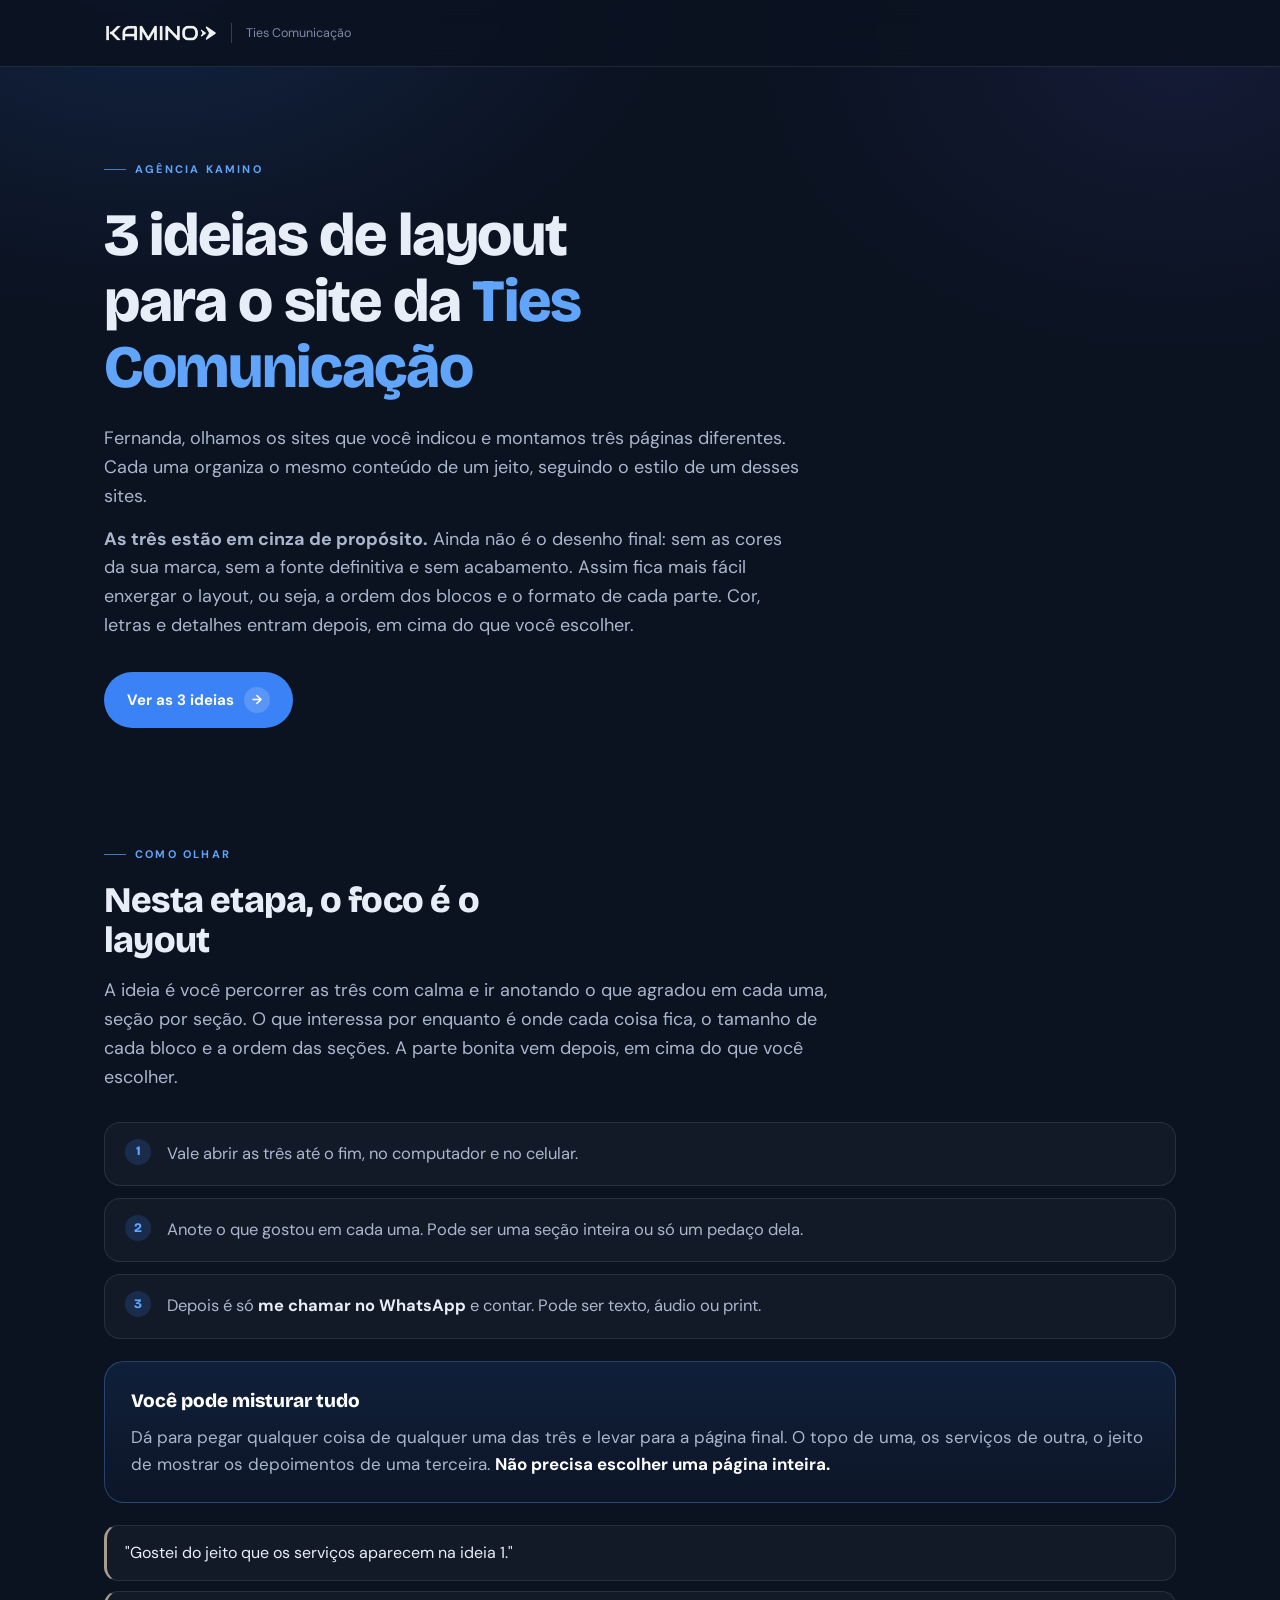
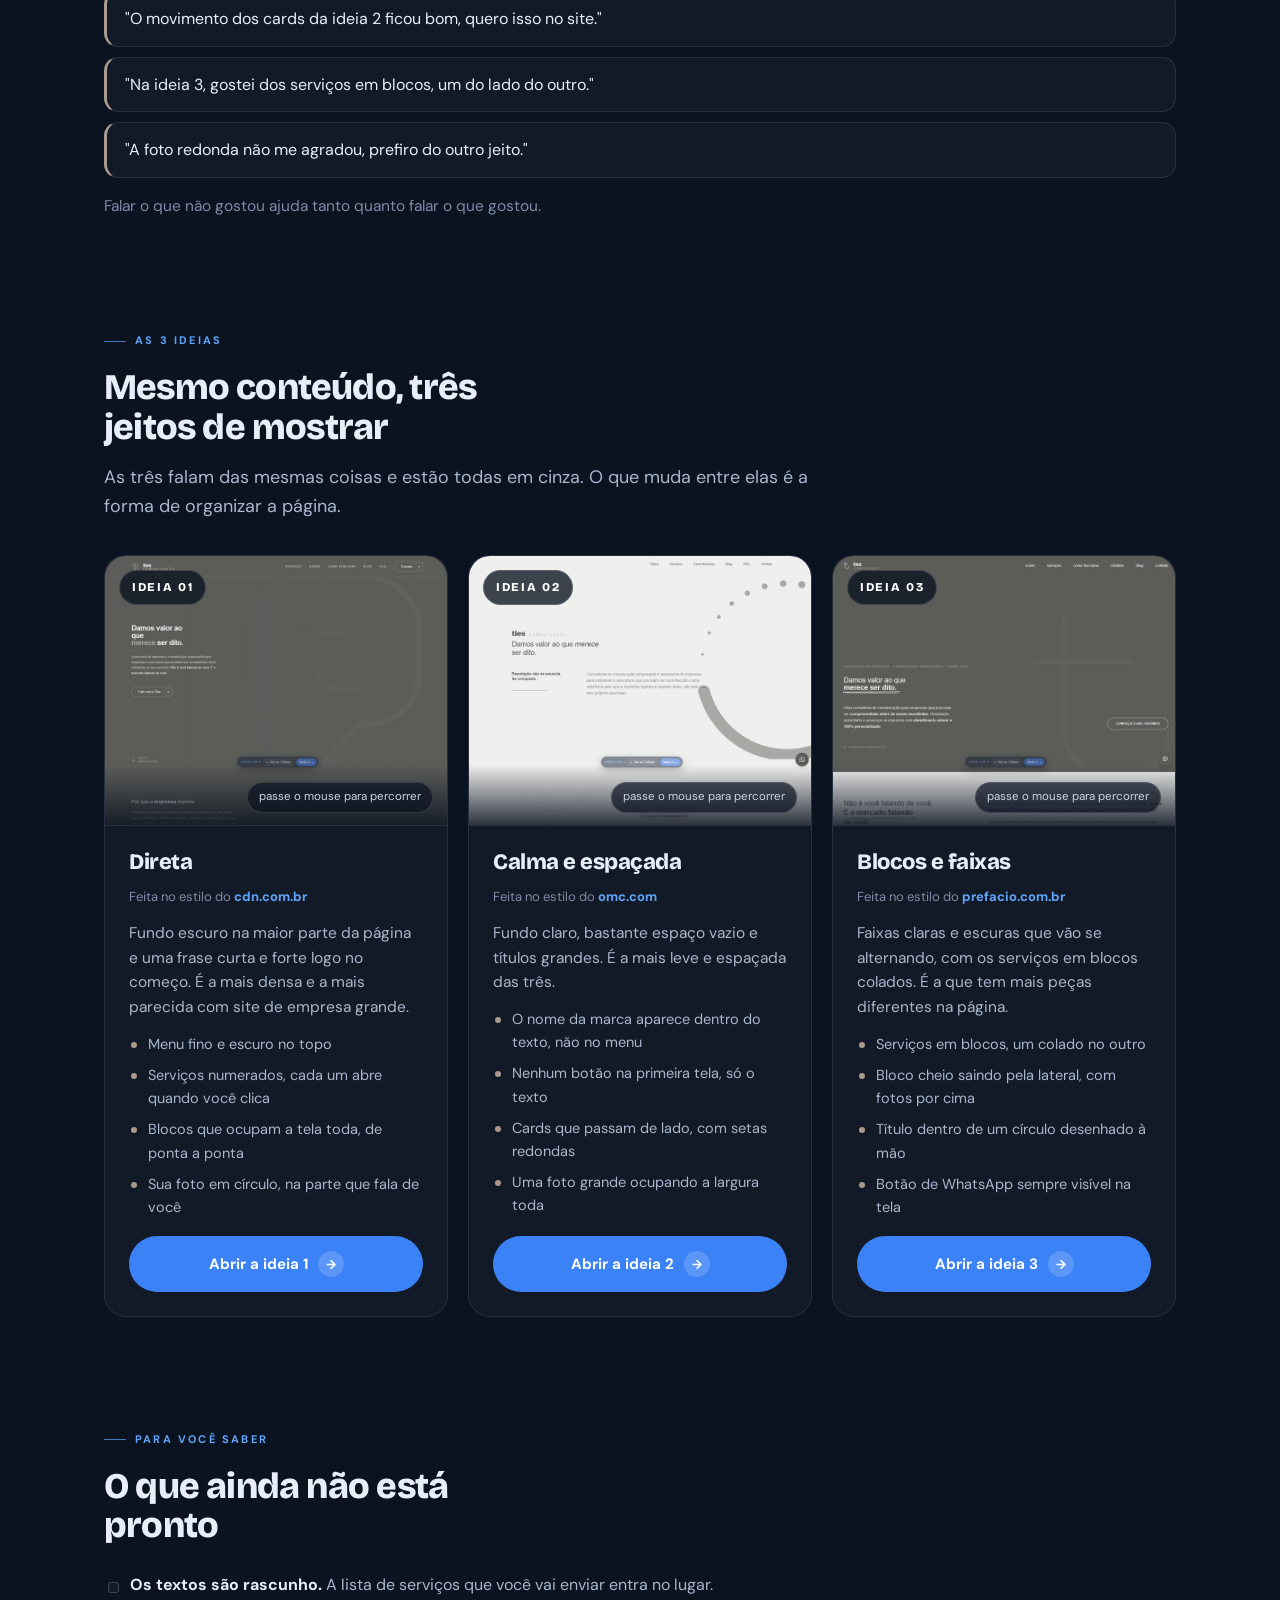
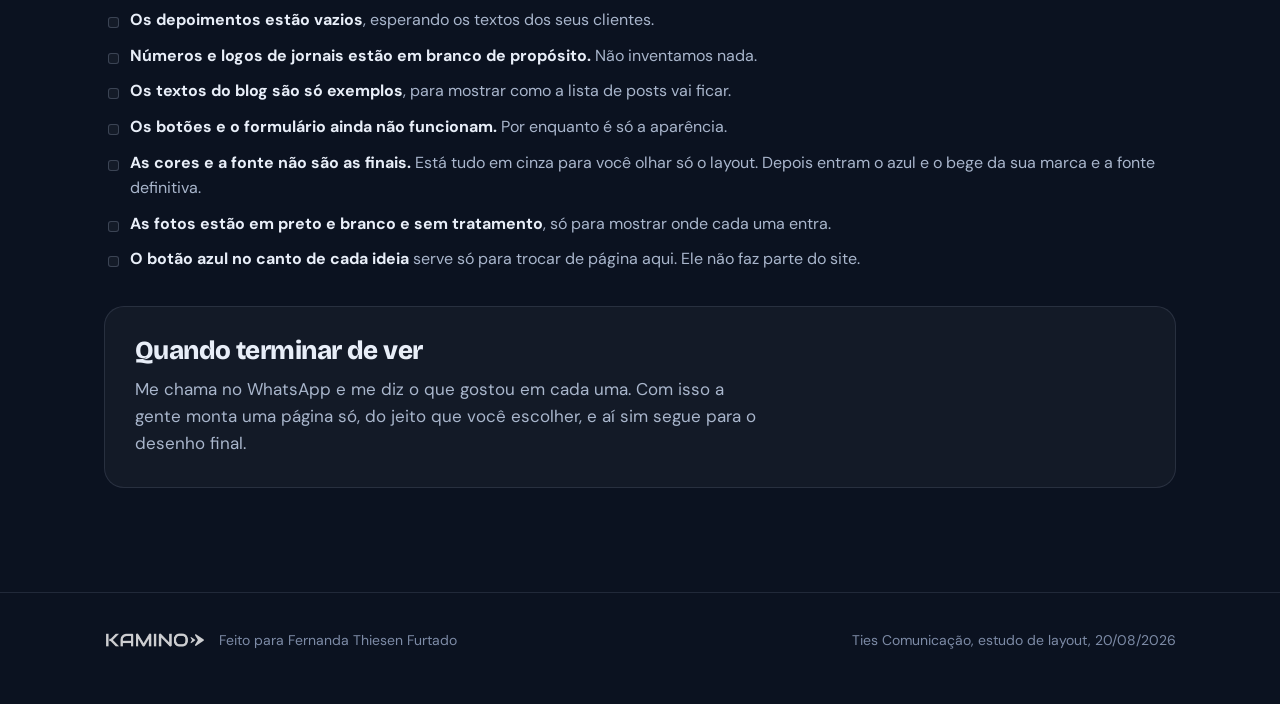
<file: index.html>
<!DOCTYPE html>
<html lang="pt-BR">
<head>
<meta charset="UTF-8">
<meta name="viewport" content="width=device-width, initial-scale=1.0">
<title>Ties Comunicação | 3 ideias de layout | Agência Kamino</title>
<meta name="description" content="Três ideias de layout para o site da Ties Comunicação, feitas pela Agência Kamino a partir dos sites indicados pela cliente.">
<meta name="robots" content="noindex, nofollow">
<meta name="theme-color" content="#0b1220">
<meta name="color-scheme" content="dark">
<link rel="icon" href="assets/kamino-icon.webp">
<link rel="preconnect" href="https://fonts.googleapis.com">
<link rel="preconnect" href="https://fonts.gstatic.com" crossorigin>
<link href="https://fonts.googleapis.com/css2?family=Bricolage+Grotesque:opsz,wght@12..96,600;12..96,700;12..96,800&family=DM+Sans:opsz,wght@9..40,400;9..40,500;9..40,700&display=swap" rel="stylesheet">

<style>
:root{
  --bg:#0b1220;
  --card:rgba(255,255,255,.035);
  --line:rgba(148,163,184,.16);
  --line-strong:rgba(148,163,184,.30);
  --ink:#e8eef8;
  --ink-2:#a9b6cc;
  --ink-3:#7d8ba6;
  --blue:#3b82f6;
  --blue-2:#60a5fa;
  --ties-taupe:#A99B8D;
  --ties-cream:#EEEDE9;
  --max:1120px;
  --r:20px;
}
*{box-sizing:border-box}
html{scroll-behavior:smooth;scroll-padding-top:88px}
body{
  margin:0;color:var(--ink);background:var(--bg);
  font-family:'DM Sans',system-ui,-apple-system,'Segoe UI',sans-serif;
  font-size:17px;line-height:1.6;-webkit-font-smoothing:antialiased;
  background-image:
    radial-gradient(ellipse 900px 600px at 12% -5%,rgba(59,130,246,.16),transparent 60%),
    radial-gradient(ellipse 700px 500px at 92% 6%,rgba(99,102,241,.10),transparent 60%);
  background-attachment:fixed;
}
img{max-width:100%;display:block}
a{color:inherit}
h1,h2,h3{font-family:'Bricolage Grotesque','DM Sans',sans-serif;font-weight:800;letter-spacing:-.022em;line-height:1.1;margin:0}
p{margin:0}
.wrap{max-width:var(--max);margin:0 auto;padding:0 24px}
.eyebrow{font-size:11px;font-weight:700;letter-spacing:.2em;text-transform:uppercase;color:var(--blue-2);display:inline-flex;align-items:center;gap:9px}
.eyebrow::before{content:"";width:22px;height:1px;background:var(--blue-2);opacity:.7}
.lead{color:var(--ink-2);font-size:18px}

/* header */
header.top{position:sticky;top:0;z-index:50;background:rgba(11,18,32,.85);backdrop-filter:blur(14px);-webkit-backdrop-filter:blur(14px);border-bottom:1px solid var(--line)}
.top-in{display:flex;align-items:center;gap:14px;height:66px}
.top-in img{height:18px;width:auto;opacity:.95}
.top-in .div{width:1px;height:20px;background:var(--line-strong)}
.top-in small{font-size:12.5px;color:var(--ink-3)}

/* hero */
.hero{padding:84px 0 56px}
.hero h1{font-size:clamp(34px,5.6vw,60px);margin:24px 0 0;max-width:15ch}
.hero h1 em{font-style:normal;color:var(--blue-2)}
.hero .lead{margin-top:24px;max-width:58ch}
.hero .lead + .lead{margin-top:14px}
.btn{display:inline-flex;align-items:center;gap:10px;padding:14px 22px;border-radius:999px;text-decoration:none;font-weight:700;font-size:15px;border:1px solid transparent;transition:.2s}
.btn-primary{background:var(--blue);color:#fff}
.btn-primary:hover{background:#1d4ed8;transform:translateY(-1px)}
.btn .arw{width:26px;height:26px;border-radius:50%;display:grid;place-items:center;background:rgba(255,255,255,.16);font-size:13px;line-height:1}
.hero .btn{margin-top:32px}

/* blocos */
section.block{padding:52px 0}
.block h2{font-size:clamp(26px,3.2vw,36px);margin-top:18px;max-width:20ch}
.block > .wrap > .lead{margin-top:16px;max-width:62ch}

.passos{margin:30px 0 0;padding:0;list-style:none;display:grid;gap:12px;counter-reset:p}
.passos li{
  counter-increment:p;position:relative;padding:18px 22px 18px 62px;border-radius:16px;
  border:1px solid var(--line);background:var(--card);font-size:16.5px;color:var(--ink-2);
}
.passos li b{color:var(--ink)}
.passos li::before{
  content:counter(p);position:absolute;left:20px;top:16px;width:26px;height:26px;border-radius:50%;
  display:grid;place-items:center;background:rgba(59,130,246,.18);color:var(--blue-2);
  font-family:'Bricolage Grotesque',sans-serif;font-weight:800;font-size:13px;
}
.callout{
  margin-top:22px;padding:24px 26px;border-radius:var(--r);
  border:1px solid rgba(96,165,250,.30);
  background:linear-gradient(180deg,rgba(59,130,246,.12),rgba(59,130,246,.04));
  color:var(--ink-2);
}
.callout b{color:#fff}
.callout .k{display:block;font-family:'Bricolage Grotesque',sans-serif;font-weight:800;font-size:19px;color:#fff;margin-bottom:8px}
.exemplos{display:grid;gap:10px;margin-top:22px}
.exemplos p{padding:14px 18px;border-radius:14px;background:var(--card);border:1px solid var(--line);border-left:3px solid var(--ties-taupe);font-size:16px}
.nota{margin-top:16px;font-size:15.5px;color:var(--ink-3)}

/* cards */
.ideas{display:grid;grid-template-columns:repeat(3,1fr);gap:20px;margin-top:34px}
@media(max-width:1000px){.ideas{grid-template-columns:1fr;gap:24px}}
.idea{border:1px solid var(--line);border-radius:22px;background:var(--card);overflow:hidden;display:flex;flex-direction:column;transition:border-color .25s,transform .25s,box-shadow .25s}
.idea:hover{border-color:rgba(96,165,250,.45);transform:translateY(-3px);box-shadow:0 22px 50px rgba(2,6,23,.5)}
.shot{position:relative;height:270px;overflow:hidden;background:var(--ties-cream);border-bottom:1px solid var(--line)}
.shot img{width:100%;transition:transform 16s linear}
.idea:hover .shot img{transform:translateY(calc(-100% + 270px))}
.shot::after{content:"";position:absolute;inset:auto 0 0 0;height:60px;pointer-events:none;background:linear-gradient(180deg,transparent,rgba(11,18,32,.85))}
.shot .tagn{position:absolute;top:14px;left:14px;z-index:2;font-family:'Bricolage Grotesque',sans-serif;font-weight:800;font-size:12px;letter-spacing:.14em;color:#fff;background:rgba(11,18,32,.78);border:1px solid rgba(255,255,255,.16);padding:7px 12px;border-radius:999px}
.shot .hint{position:absolute;right:14px;bottom:12px;z-index:2;font-size:11.5px;color:#cbd5e1;background:rgba(11,18,32,.7);border:1px solid rgba(255,255,255,.12);padding:5px 11px;border-radius:999px}
.idea-body{padding:24px;display:flex;flex-direction:column;gap:13px;flex:1}
.idea h3{font-size:22px}
.idea .base{font-size:13px;color:var(--ink-3)}
.idea .base b{color:var(--blue-2);font-weight:700}
.idea p.desc{color:var(--ink-2);font-size:15.5px}
.idea ul{margin:0;padding:0;list-style:none;display:grid;gap:8px}
.idea li{position:relative;padding-left:19px;font-size:14.5px;color:var(--ink-2)}
.idea li::before{content:"";position:absolute;left:2px;top:9px;width:6px;height:6px;border-radius:50%;background:var(--ties-taupe)}
.idea .foot{margin-top:auto;padding-top:4px}
.idea .foot .btn{width:100%;justify-content:center}

/* lista simples */
.simples{margin:26px 0 0;padding:0;list-style:none;display:grid;gap:10px}
.simples li{padding-left:26px;position:relative;color:var(--ink-2);font-size:16px}
.simples li::before{content:"";position:absolute;left:4px;top:10px;width:9px;height:9px;border-radius:3px;border:1px solid var(--line-strong);background:rgba(255,255,255,.04)}
.simples li b{color:var(--ink)}

/* fim */
.fim{margin-top:34px;padding:30px;border-radius:var(--r);border:1px solid var(--line);background:var(--card)}
.fim h2{font-size:26px;margin:0 0 10px}
.fim p{color:var(--ink-2);max-width:52ch}

footer.bot{border-top:1px solid var(--line);margin-top:52px;padding:36px 0 52px;color:var(--ink-3);font-size:14px}
.bot-in{display:flex;flex-wrap:wrap;gap:18px;align-items:center;justify-content:space-between}
.bot-in img{height:16px;opacity:.8}

.reveal{opacity:0;transform:translateY(16px)}
.reveal.in{opacity:1;transform:none;transition:opacity .6s ease,transform .6s ease}
@media(prefers-reduced-motion:reduce){
  .reveal,.reveal.in{opacity:1;transform:none;transition:none}
  .shot img,.idea:hover .shot img{transition:none;transform:none}
  html{scroll-behavior:auto}
}
</style>
</head>
<body>

<header class="top">
  <div class="wrap top-in">
    <img src="assets/kamino-logo.webp" alt="Agência Kamino">
    <span class="div"></span>
    <small>Ties Comunicação</small>
  </div>
</header>

<section class="hero">
  <div class="wrap">
    <span class="eyebrow">Agência Kamino</span>
    <h1>3 ideias de layout para o site da <em>Ties Comunicação</em></h1>
    <p class="lead">
      Fernanda, olhamos os sites que você indicou e montamos três páginas diferentes.
      Cada uma organiza o mesmo conteúdo de um jeito, seguindo o estilo de um desses sites.
    </p>
    <p class="lead">
      <b>As três estão em cinza de propósito.</b> Ainda não é o desenho final: sem as cores
      da sua marca, sem a fonte definitiva e sem acabamento. Assim fica mais fácil enxergar
      o layout, ou seja, a ordem dos blocos e o formato de cada parte. Cor, letras e detalhes
      entram depois, em cima do que você escolher.
    </p>
    <a class="btn btn-primary" href="#ideias">Ver as 3 ideias <span class="arw">&#8594;</span></a>
  </div>
</section>

<section class="block reveal">
  <div class="wrap">
    <span class="eyebrow">Como olhar</span>
    <h2>Nesta etapa, o foco é o layout</h2>
    <p class="lead">
      A ideia é você percorrer as três com calma e ir anotando o que agradou em cada uma,
      seção por seção. O que interessa por enquanto é onde cada coisa fica, o tamanho de
      cada bloco e a ordem das seções. A parte bonita vem depois, em cima do que você escolher.
    </p>

    <ol class="passos">
      <li>Vale abrir as três até o fim, no computador e no celular.</li>
      <li>Anote o que gostou em cada uma. Pode ser uma seção inteira ou só um pedaço dela.</li>
      <li>Depois é só <b>me chamar no WhatsApp</b> e contar. Pode ser texto, áudio ou print.</li>
    </ol>

    <div class="callout">
      <span class="k">Você pode misturar tudo</span>
      Dá para pegar qualquer coisa de qualquer uma das três e levar para a página final.
      O topo de uma, os serviços de outra, o jeito de mostrar os depoimentos de uma terceira.
      <b>Não precisa escolher uma página inteira.</b>
    </div>

    <div class="exemplos">
      <p>"Gostei do jeito que os serviços aparecem na ideia 1."</p>
      <p>"O movimento dos cards da ideia 2 ficou bom, quero isso no site."</p>
      <p>"Na ideia 3, gostei dos serviços em blocos, um do lado do outro."</p>
      <p>"A foto redonda não me agradou, prefiro do outro jeito."</p>
    </div>
    <p class="nota">Falar o que não gostou ajuda tanto quanto falar o que gostou.</p>
  </div>
</section>

<section class="block reveal" id="ideias">
  <div class="wrap">
    <span class="eyebrow">As 3 ideias</span>
    <h2>Mesmo conteúdo, três jeitos de mostrar</h2>
    <p class="lead">
      As três falam das mesmas coisas e estão todas em cinza. O que muda entre elas é a
      forma de organizar a página.
    </p>

    <div class="ideas">

      <article class="idea">
        <div class="shot">
          <span class="tagn">IDEIA 01</span>
          <img src="assets/preview-1.jpg" alt="Prévia da ideia 1">
          <span class="hint">passe o mouse para percorrer</span>
        </div>
        <div class="idea-body">
          <h3>Direta</h3>
          <div class="base">Feita no estilo do <b>cdn.com.br</b></div>
          <p class="desc">
            Fundo escuro na maior parte da página e uma frase curta e forte logo no começo.
            É a mais densa e a mais parecida com site de empresa grande.
          </p>
          <ul>
            <li>Menu fino e escuro no topo</li>
            <li>Serviços numerados, cada um abre quando você clica</li>
            <li>Blocos que ocupam a tela toda, de ponta a ponta</li>
            <li>Sua foto em círculo, na parte que fala de você</li>
          </ul>
          <div class="foot">
            <a class="btn btn-primary" href="ideias/ideia-1-direta.html">Abrir a ideia 1 <span class="arw">&#8594;</span></a>
          </div>
        </div>
      </article>

      <article class="idea">
        <div class="shot">
          <span class="tagn">IDEIA 02</span>
          <img src="assets/preview-2.jpg" alt="Prévia da ideia 2">
          <span class="hint">passe o mouse para percorrer</span>
        </div>
        <div class="idea-body">
          <h3>Calma e espaçada</h3>
          <div class="base">Feita no estilo do <b>omc.com</b></div>
          <p class="desc">
            Fundo claro, bastante espaço vazio e títulos grandes. É a mais leve e espaçada
            das três.
          </p>
          <ul>
            <li>O nome da marca aparece dentro do texto, não no menu</li>
            <li>Nenhum botão na primeira tela, só o texto</li>
            <li>Cards que passam de lado, com setas redondas</li>
            <li>Uma foto grande ocupando a largura toda</li>
          </ul>
          <div class="foot">
            <a class="btn btn-primary" href="ideias/ideia-2-editorial.html">Abrir a ideia 2 <span class="arw">&#8594;</span></a>
          </div>
        </div>
      </article>

      <article class="idea">
        <div class="shot">
          <span class="tagn">IDEIA 03</span>
          <img src="assets/preview-3.jpg" alt="Prévia da ideia 3">
          <span class="hint">passe o mouse para percorrer</span>
        </div>
        <div class="idea-body">
          <h3>Blocos e faixas</h3>
          <div class="base">Feita no estilo do <b>prefacio.com.br</b></div>
          <p class="desc">
            Faixas claras e escuras que vão se alternando, com os serviços em blocos colados.
            É a que tem mais peças diferentes na página.
          </p>
          <ul>
            <li>Serviços em blocos, um colado no outro</li>
            <li>Bloco cheio saindo pela lateral, com fotos por cima</li>
            <li>Título dentro de um círculo desenhado à mão</li>
            <li>Botão de WhatsApp sempre visível na tela</li>
          </ul>
          <div class="foot">
            <a class="btn btn-primary" href="ideias/ideia-3-mosaico.html">Abrir a ideia 3 <span class="arw">&#8594;</span></a>
          </div>
        </div>
      </article>

    </div>
  </div>
</section>

<section class="block reveal">
  <div class="wrap">
    <span class="eyebrow">Para você saber</span>
    <h2>O que ainda não está pronto</h2>

    <ul class="simples">
      <li><b>Os textos são rascunho.</b> A lista de serviços que você vai enviar entra no lugar.</li>
      <li><b>Os depoimentos estão vazios</b>, esperando os textos dos seus clientes.</li>
      <li><b>Números e logos de jornais estão em branco de propósito.</b> Não inventamos nada.</li>
      <li><b>Os textos do blog são só exemplos</b>, para mostrar como a lista de posts vai ficar.</li>
      <li><b>Os botões e o formulário ainda não funcionam.</b> Por enquanto é só a aparência.</li>
      <li><b>As cores e a fonte não são as finais.</b> Está tudo em cinza para você olhar só o layout. Depois entram o azul e o bege da sua marca e a fonte definitiva.</li>
      <li><b>As fotos estão em preto e branco e sem tratamento</b>, só para mostrar onde cada uma entra.</li>
      <li><b>O botão azul no canto de cada ideia</b> serve só para trocar de página aqui. Ele não faz parte do site.</li>
    </ul>

    <div class="fim">
      <h2>Quando terminar de ver</h2>
      <p>
        Me chama no WhatsApp e me diz o que gostou em cada uma. Com isso a gente monta
        uma página só, do jeito que você escolher, e aí sim segue para o desenho final.
      </p>
    </div>
  </div>
</section>

<footer class="bot">
  <div class="wrap bot-in">
    <div style="display:flex;align-items:center;gap:14px">
      <img src="assets/kamino-logo.webp" alt="Agência Kamino">
      <span>Feito para Fernanda Thiesen Furtado</span>
    </div>
    <div>Ties Comunicação, estudo de layout, 20/08/2026</div>
  </div>
</footer>

<script>
(function(){
  "use strict";
  var els = document.querySelectorAll(".reveal");
  if (!("IntersectionObserver" in window)){
    Array.prototype.forEach.call(els, function(el){ el.classList.add("in"); });
    return;
  }
  var io = new IntersectionObserver(function(entries){
    entries.forEach(function(e){
      if (e.isIntersecting){ e.target.classList.add("in"); io.unobserve(e.target); }
    });
  }, {rootMargin: "0px 0px -10% 0px"});
  Array.prototype.forEach.call(els, function(el){ io.observe(el); });
})();
</script>
</body>
</html>
</file>
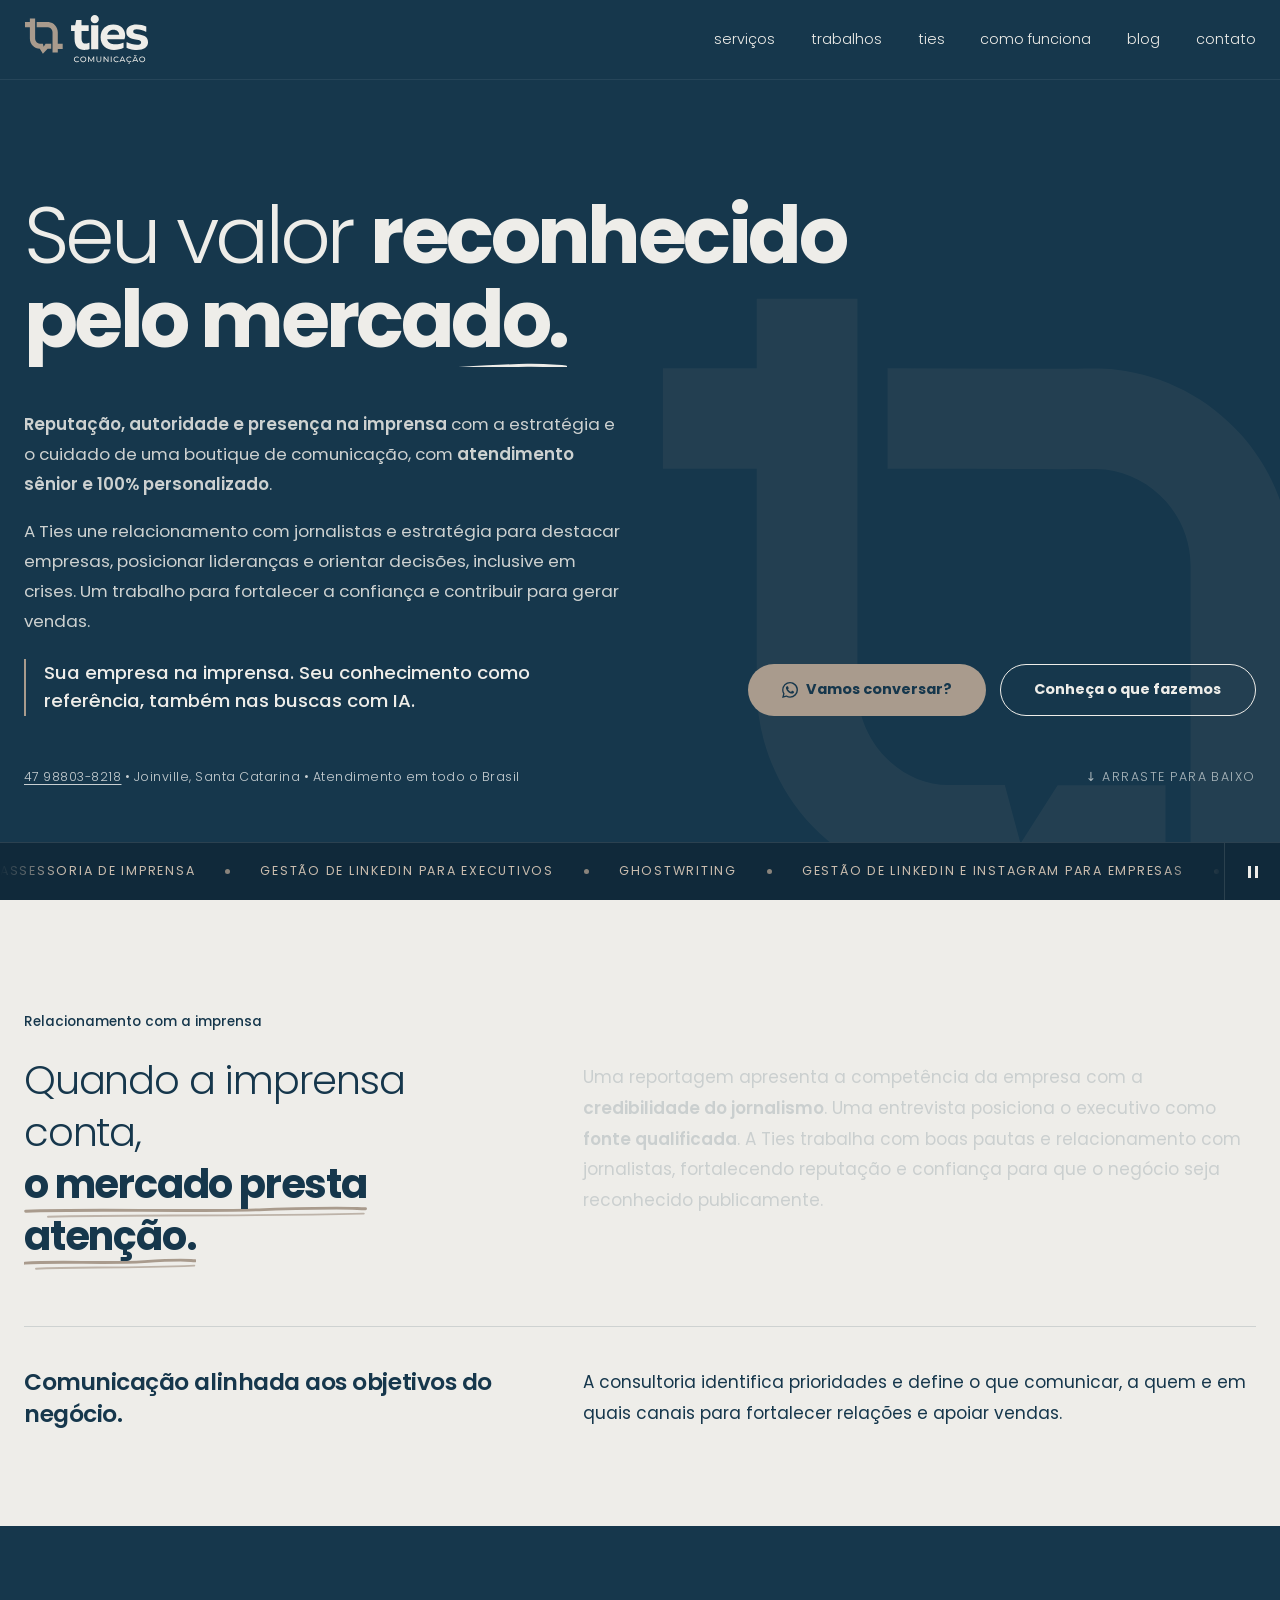
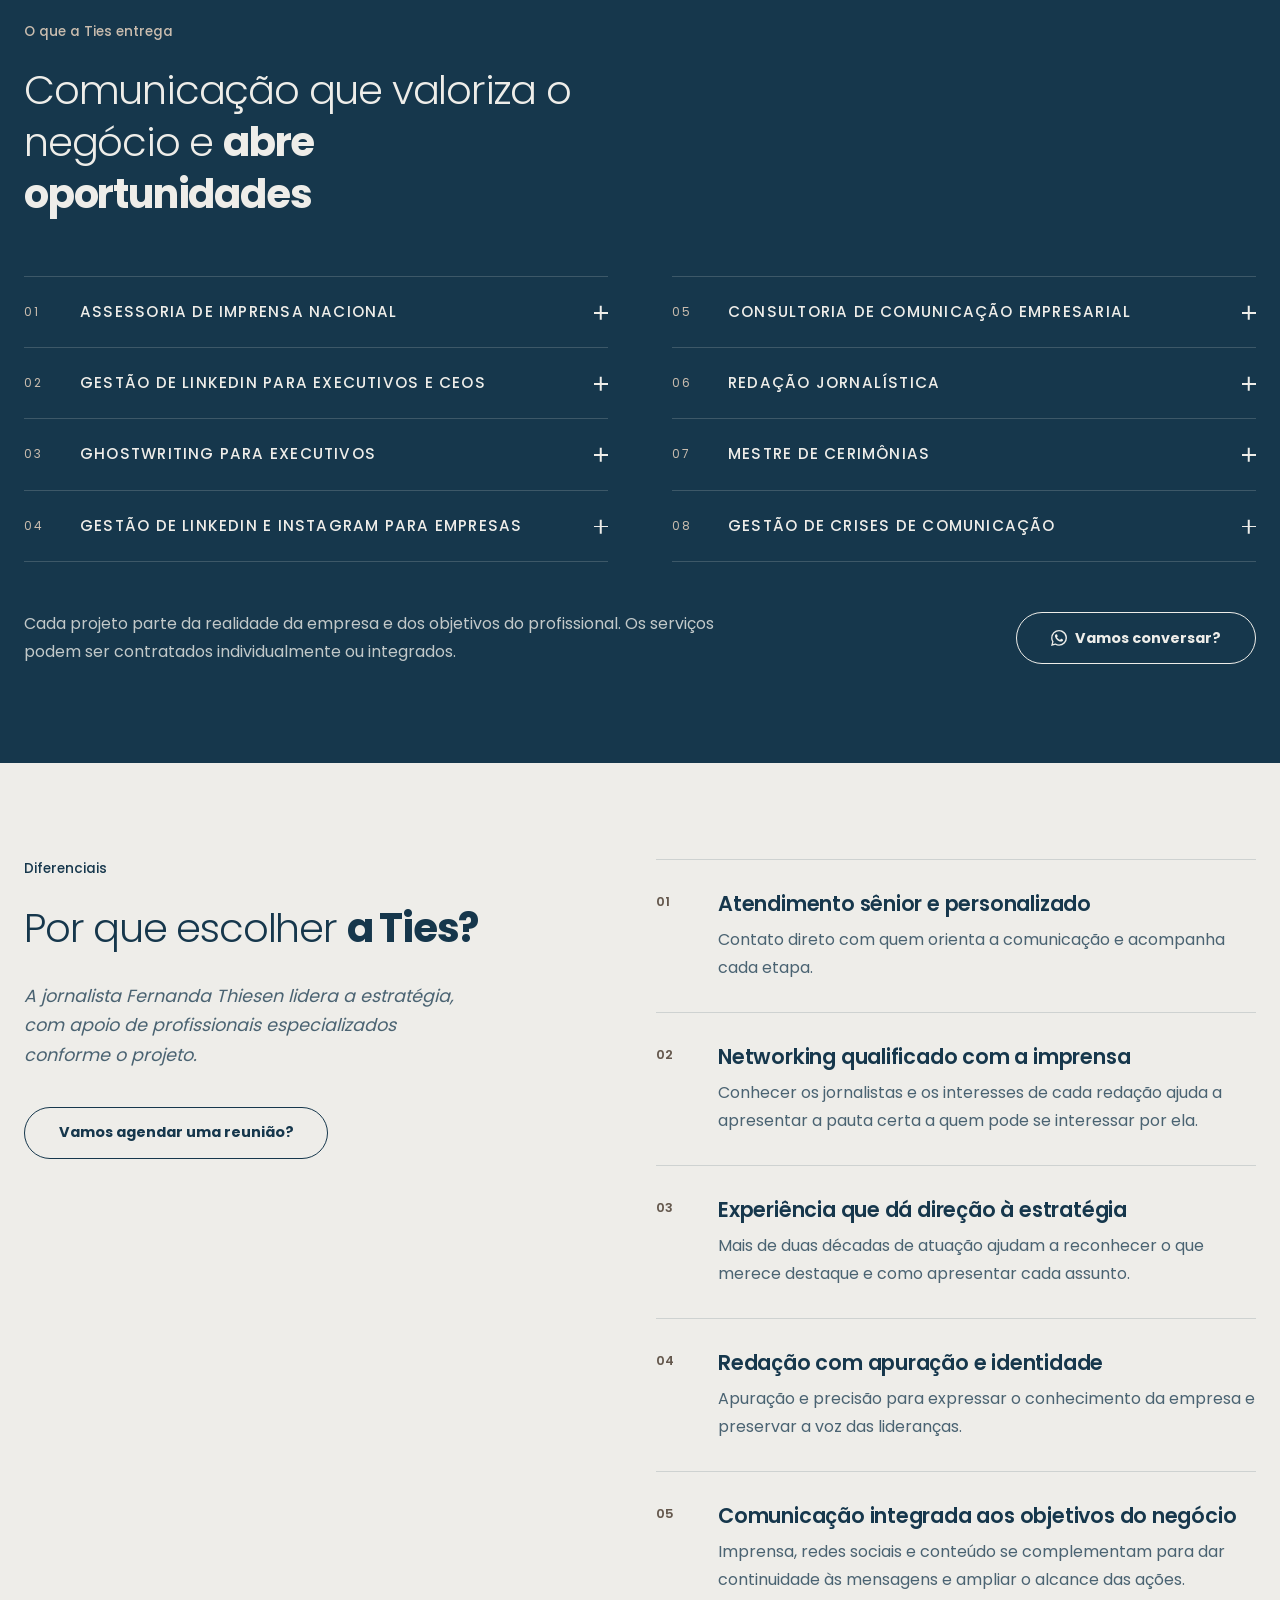
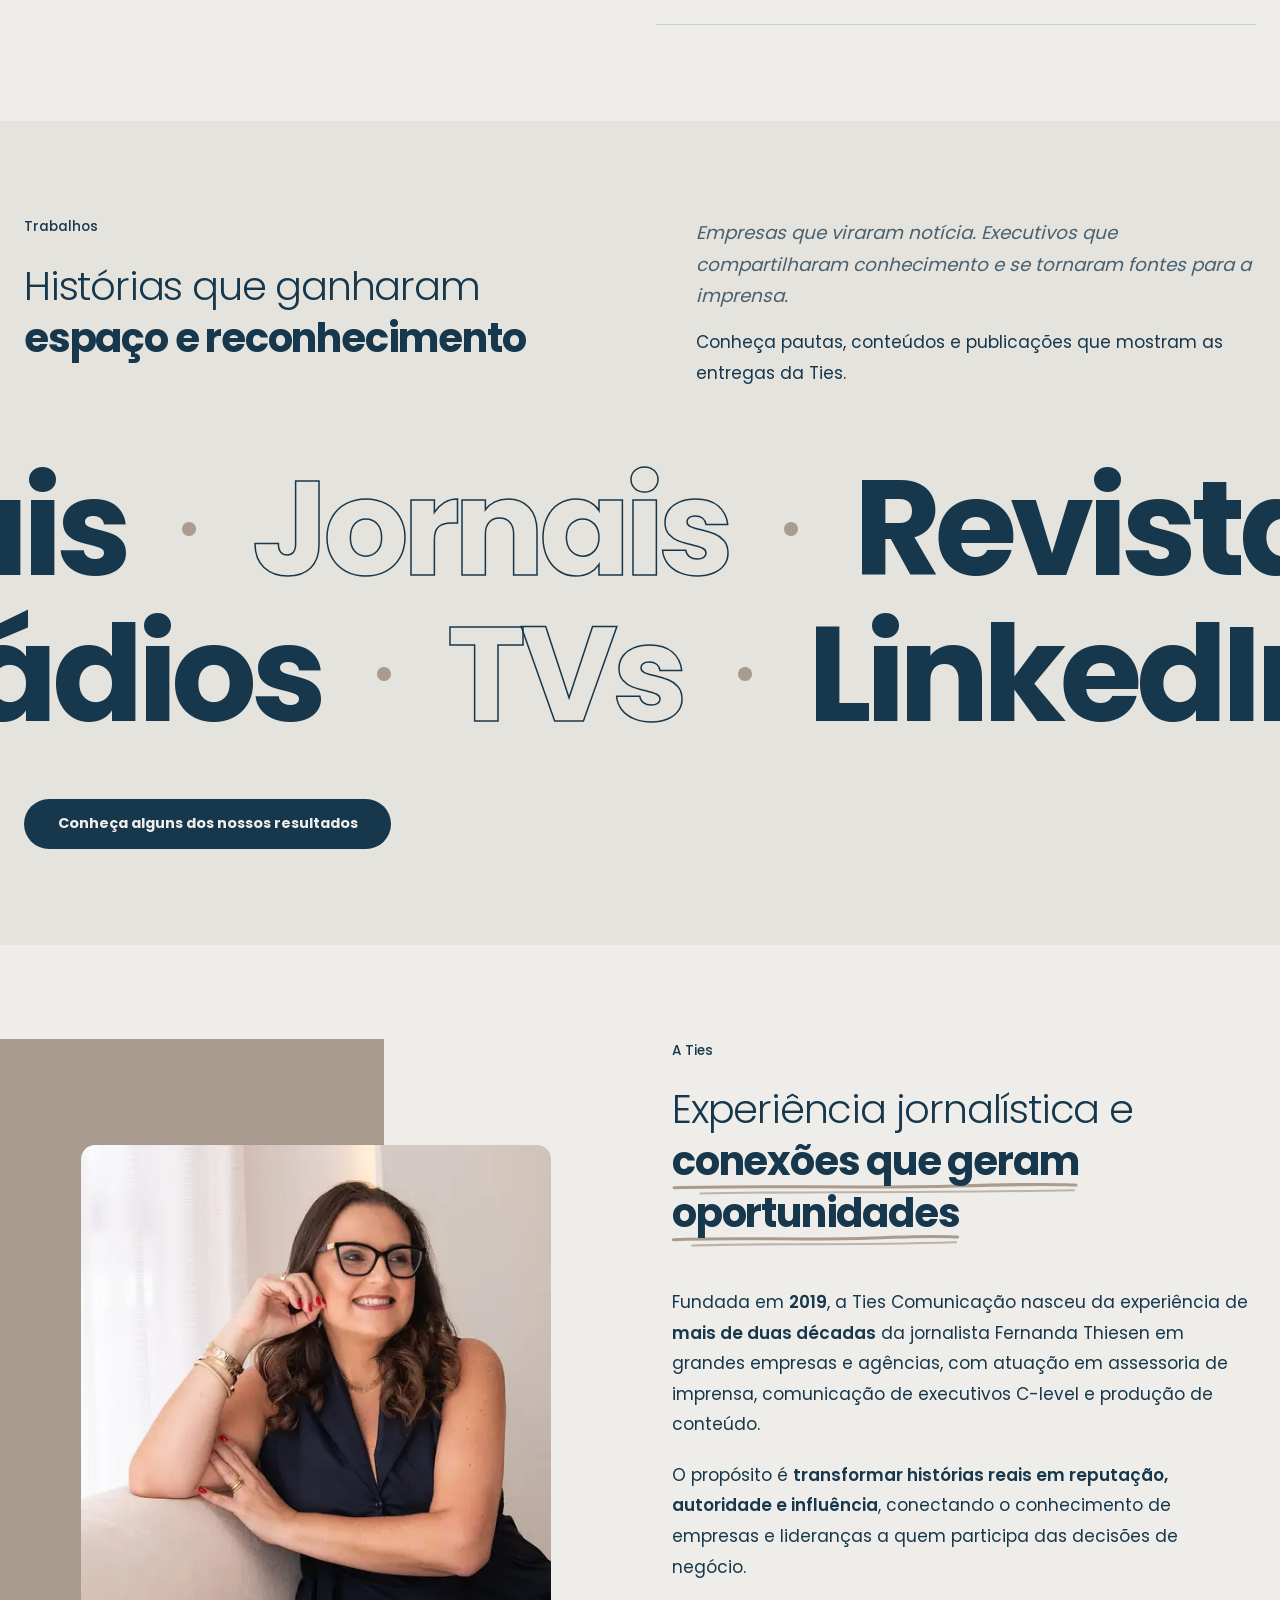
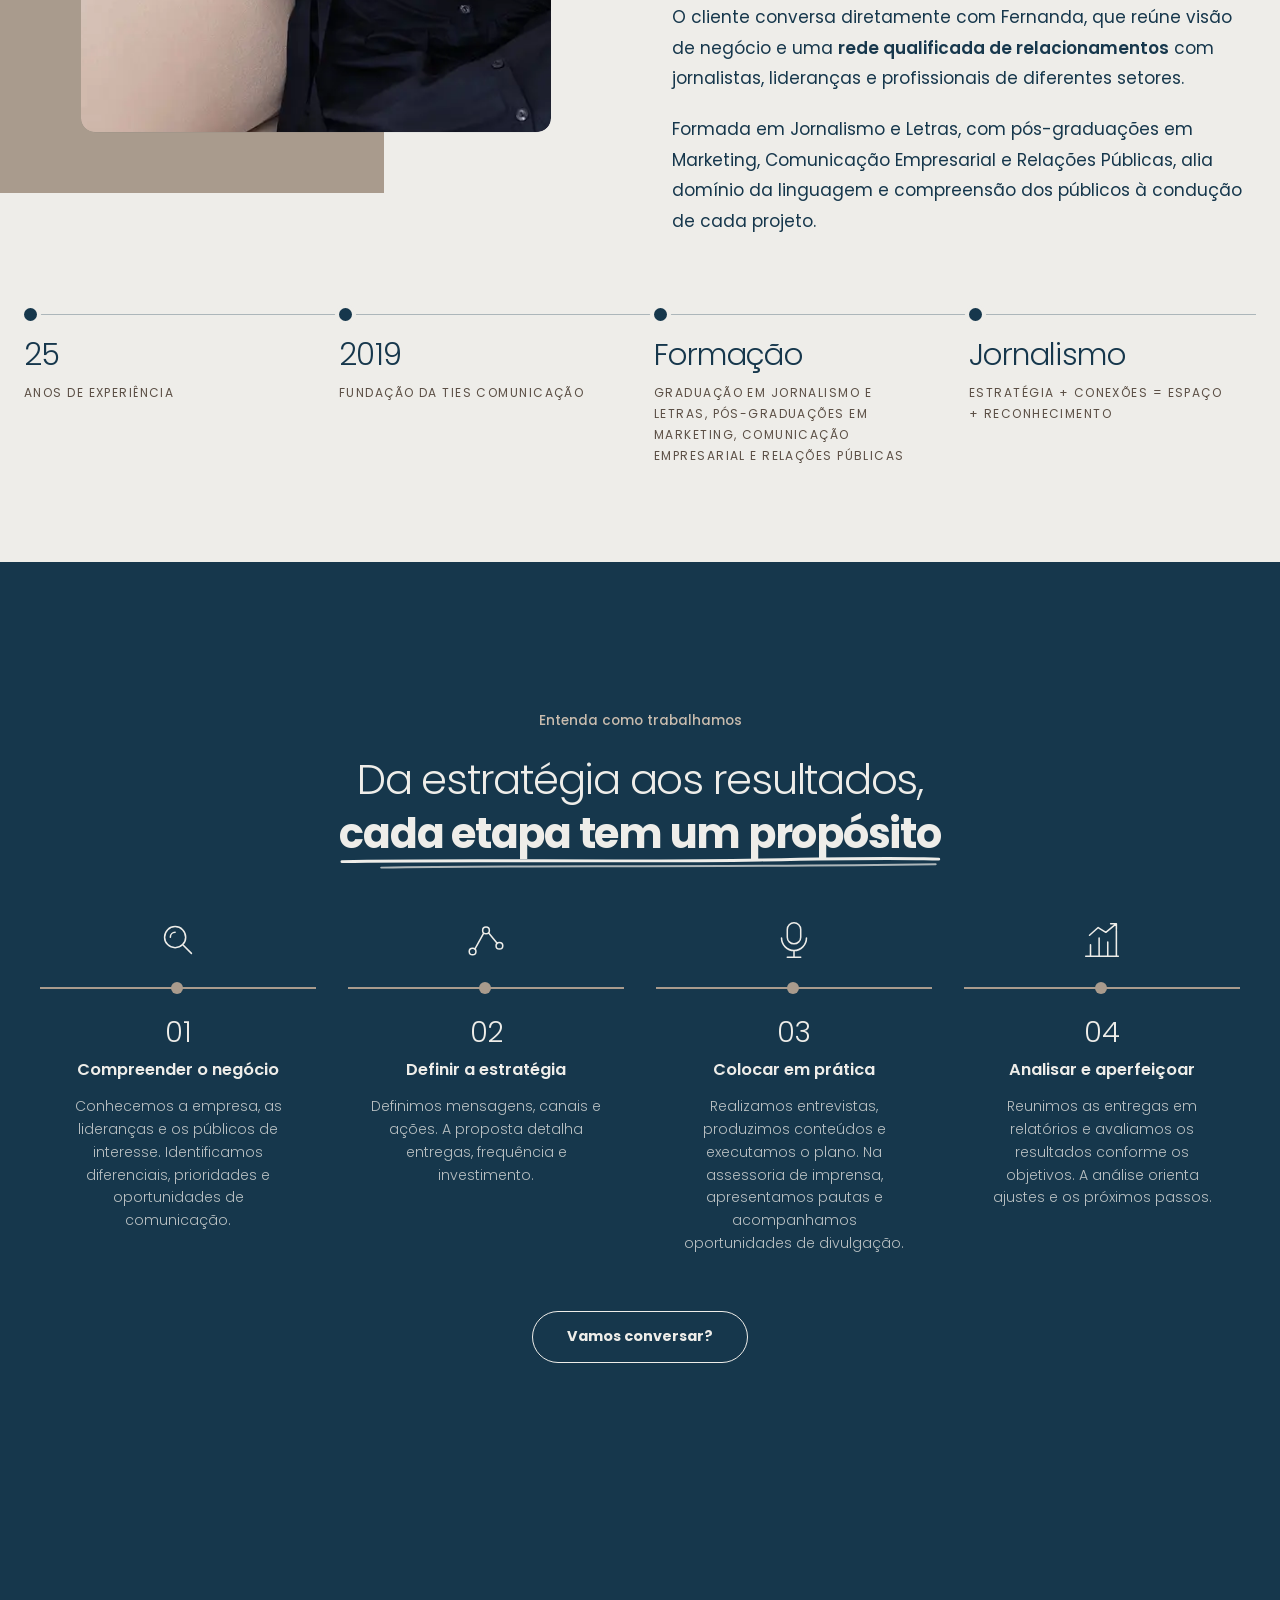
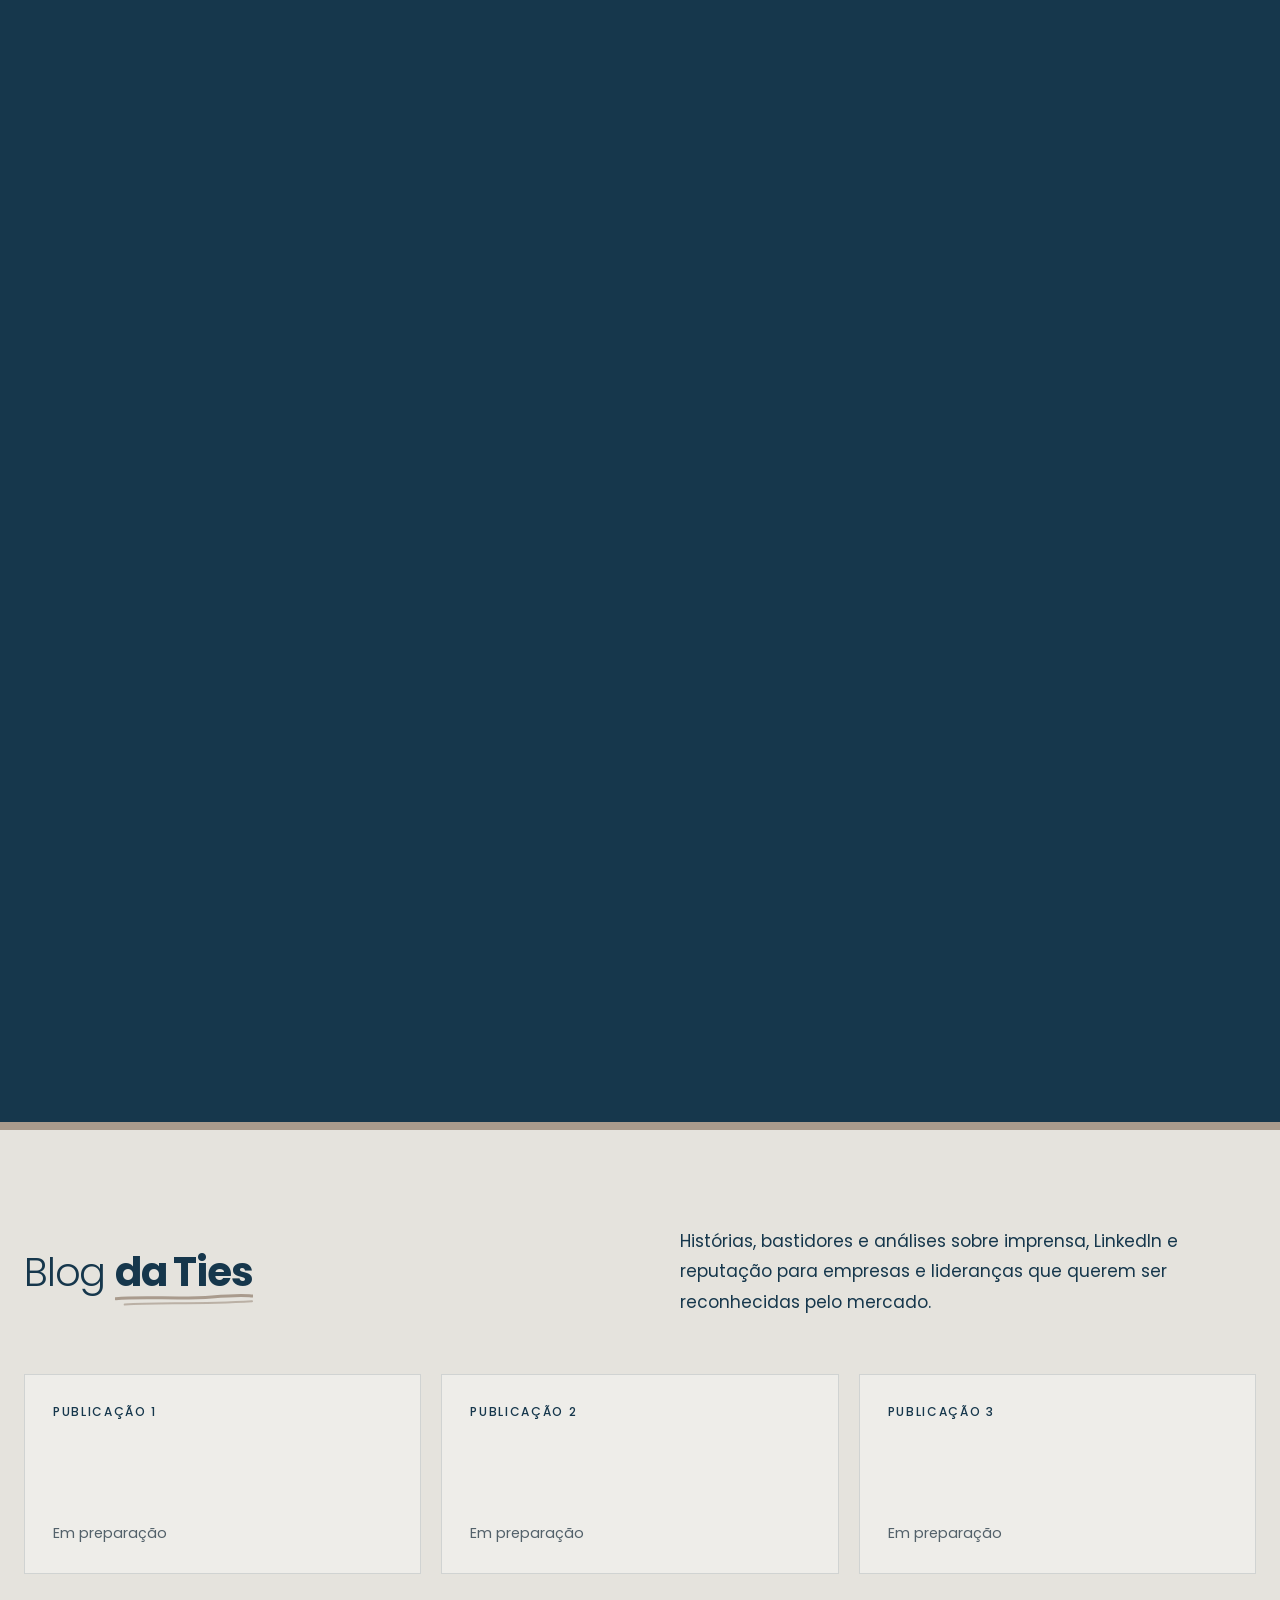
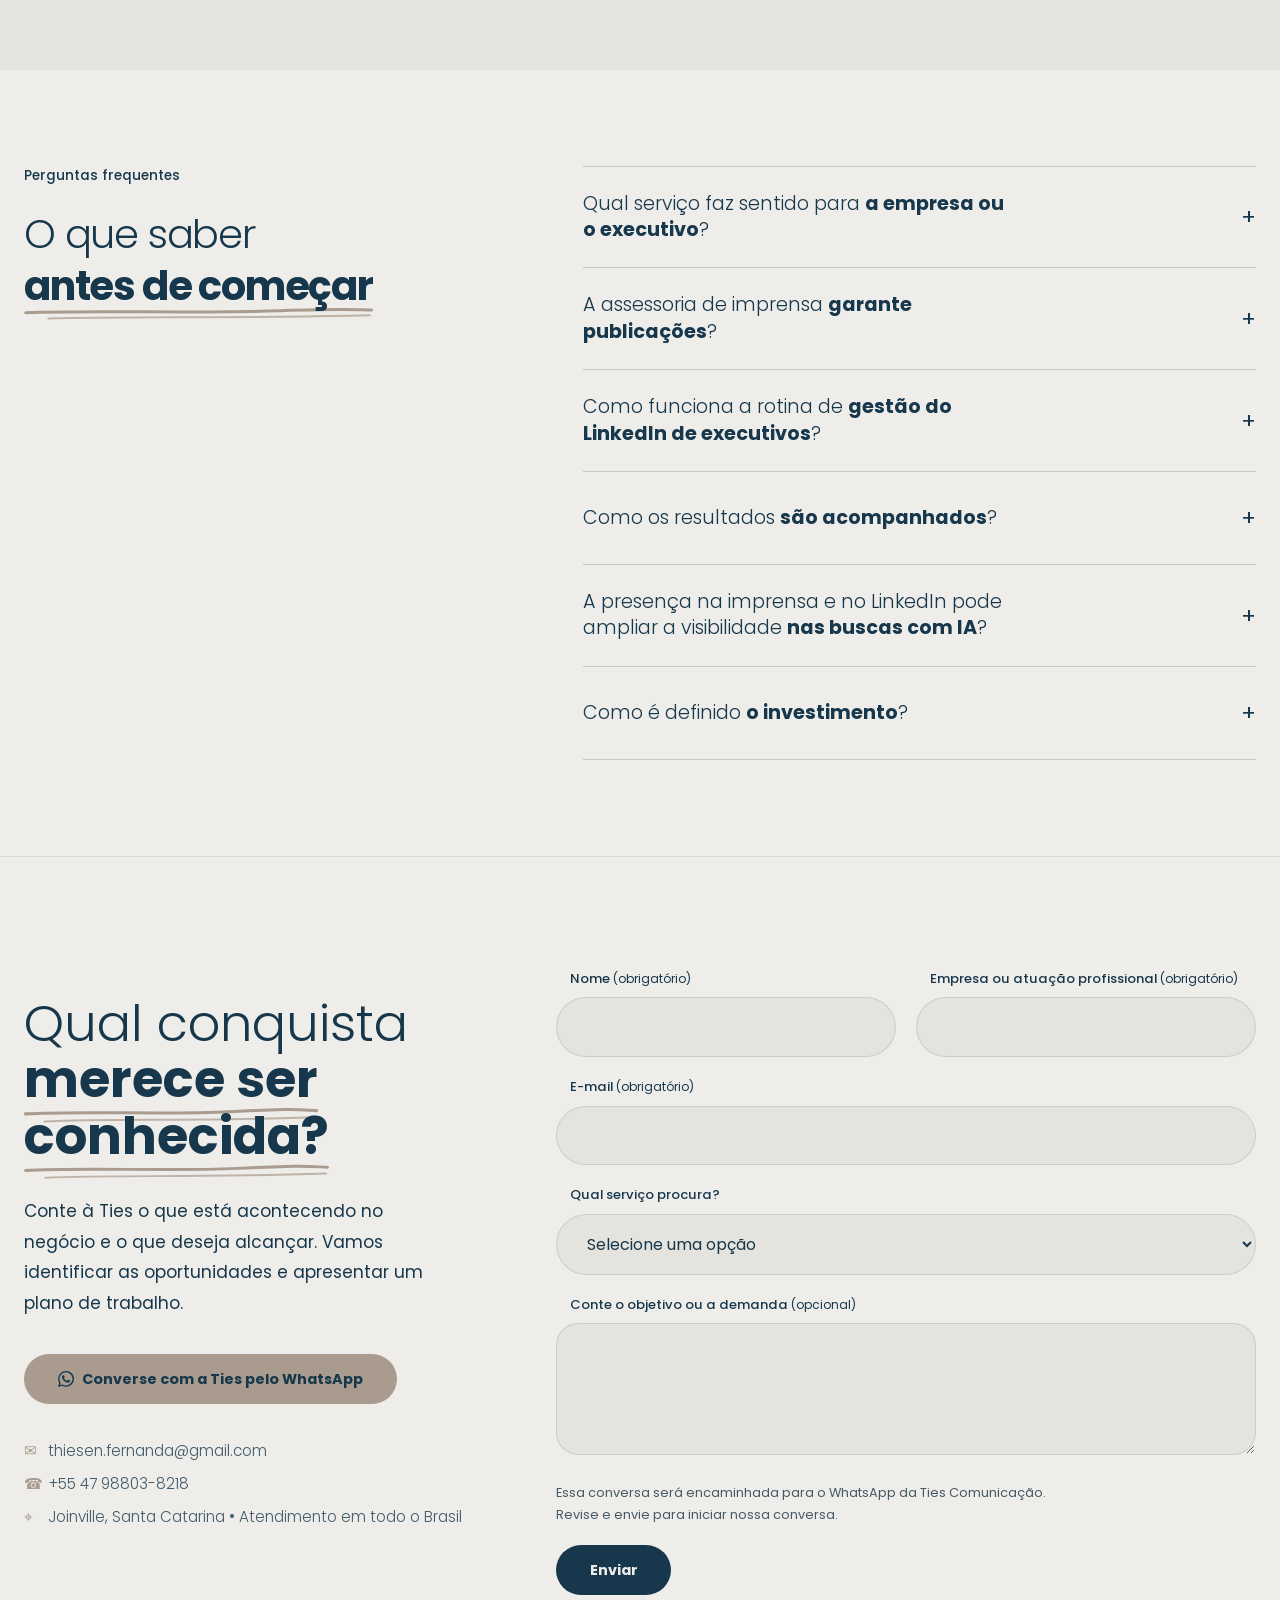
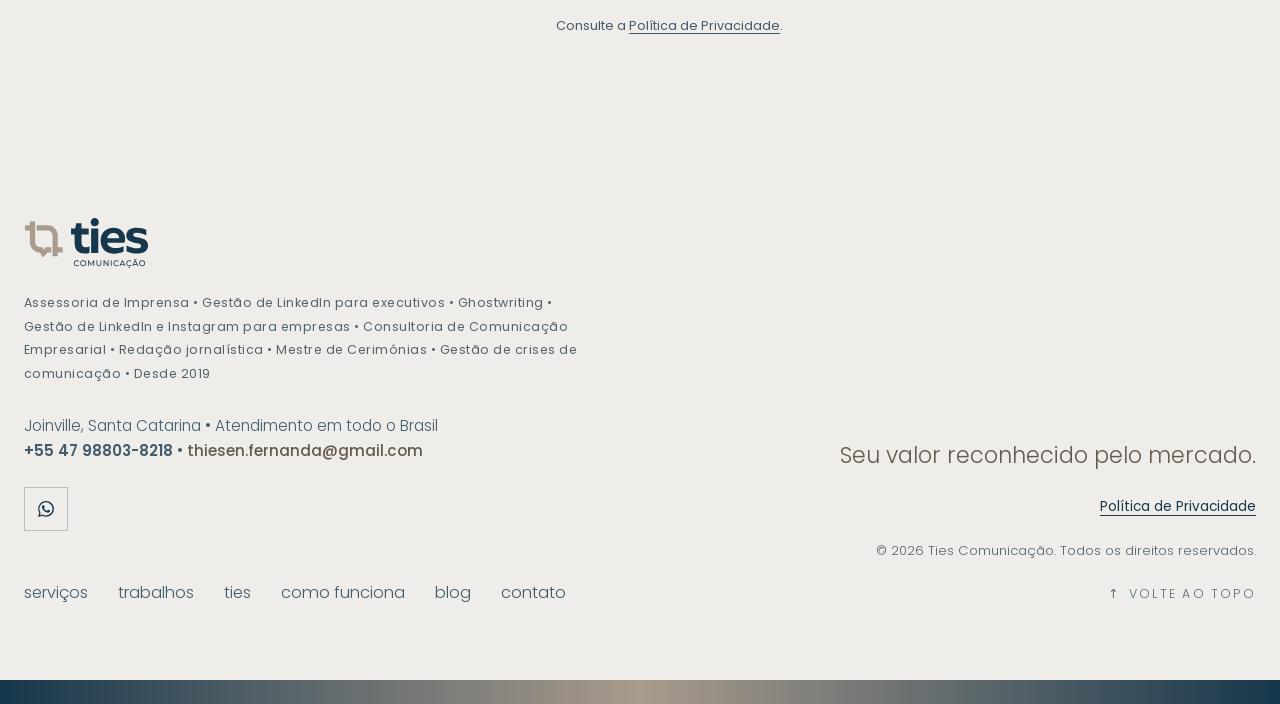
<file: final/index.html>
<!DOCTYPE html>
<html lang="pt-BR">
<head>
<meta charset="UTF-8">
<meta name="viewport" content="width=device-width, initial-scale=1.0">
<meta name="robots" content="noindex,nofollow">
<meta name="theme-color" content="#16374C">
<link rel="icon" href="assets/simbolo.svg" type="image/svg+xml">
<!--css:site--><style>*,:after,:before{--tw-border-spacing-x:0;--tw-border-spacing-y:0;--tw-translate-x:0;--tw-translate-y:0;--tw-rotate:0;--tw-skew-x:0;--tw-skew-y:0;--tw-scale-x:1;--tw-scale-y:1;--tw-pan-x:;--tw-pan-y:;--tw-pinch-zoom:;--tw-scroll-snap-strictness:proximity;--tw-gradient-from-position:;--tw-gradient-via-position:;--tw-gradient-to-position:;--tw-ordinal:;--tw-slashed-zero:;--tw-numeric-figure:;--tw-numeric-spacing:;--tw-numeric-fraction:;--tw-ring-inset:;--tw-ring-offset-width:0px;--tw-ring-offset-color:#fff;--tw-ring-color:rgba(59,130,246,.5);--tw-ring-offset-shadow:0 0 #0000;--tw-ring-shadow:0 0 #0000;--tw-shadow:0 0 #0000;--tw-shadow-colored:0 0 #0000;--tw-blur:;--tw-brightness:;--tw-contrast:;--tw-grayscale:;--tw-hue-rotate:;--tw-invert:;--tw-saturate:;--tw-sepia:;--tw-drop-shadow:;--tw-backdrop-blur:;--tw-backdrop-brightness:;--tw-backdrop-contrast:;--tw-backdrop-grayscale:;--tw-backdrop-hue-rotate:;--tw-backdrop-invert:;--tw-backdrop-opacity:;--tw-backdrop-saturate:;--tw-backdrop-sepia:;--tw-contain-size:;--tw-contain-layout:;--tw-contain-paint:;--tw-contain-style:}::backdrop{--tw-border-spacing-x:0;--tw-border-spacing-y:0;--tw-translate-x:0;--tw-translate-y:0;--tw-rotate:0;--tw-skew-x:0;--tw-skew-y:0;--tw-scale-x:1;--tw-scale-y:1;--tw-pan-x:;--tw-pan-y:;--tw-pinch-zoom:;--tw-scroll-snap-strictness:proximity;--tw-gradient-from-position:;--tw-gradient-via-position:;--tw-gradient-to-position:;--tw-ordinal:;--tw-slashed-zero:;--tw-numeric-figure:;--tw-numeric-spacing:;--tw-numeric-fraction:;--tw-ring-inset:;--tw-ring-offset-width:0px;--tw-ring-offset-color:#fff;--tw-ring-color:rgba(59,130,246,.5);--tw-ring-offset-shadow:0 0 #0000;--tw-ring-shadow:0 0 #0000;--tw-shadow:0 0 #0000;--tw-shadow-colored:0 0 #0000;--tw-blur:;--tw-brightness:;--tw-contrast:;--tw-grayscale:;--tw-hue-rotate:;--tw-invert:;--tw-saturate:;--tw-sepia:;--tw-drop-shadow:;--tw-backdrop-blur:;--tw-backdrop-brightness:;--tw-backdrop-contrast:;--tw-backdrop-grayscale:;--tw-backdrop-hue-rotate:;--tw-backdrop-invert:;--tw-backdrop-opacity:;--tw-backdrop-saturate:;--tw-backdrop-sepia:;--tw-contain-size:;--tw-contain-layout:;--tw-contain-paint:;--tw-contain-style:}*,:after,:before{box-sizing:border-box;border:0 solid #e5e7eb}:after,:before{--tw-content:""}:host,html{line-height:1.5;-webkit-text-size-adjust:100%;-moz-tab-size:4;-o-tab-size:4;tab-size:4;font-family:Poppins,system-ui,sans-serif;font-feature-settings:normal;font-variation-settings:normal;-webkit-tap-highlight-color:transparent}body{margin:0;line-height:inherit}hr{height:0;color:inherit;border-top-width:1px}abbr:where([title]){-webkit-text-decoration:underline dotted;text-decoration:underline dotted}h1,h2,h3,h4,h5,h6{font-size:inherit;font-weight:inherit}a{color:inherit;text-decoration:inherit}b,strong{font-weight:bolder}code,kbd,pre,samp{font-family:ui-monospace,SFMono-Regular,Menlo,Monaco,Consolas,Liberation Mono,Courier New,monospace;font-feature-settings:normal;font-variation-settings:normal;font-size:1em}small{font-size:80%}sub,sup{font-size:75%;line-height:0;position:relative;vertical-align:baseline}sub{bottom:-.25em}sup{top:-.5em}table{text-indent:0;border-color:inherit;border-collapse:collapse}button,input,optgroup,select,textarea{font-family:inherit;font-feature-settings:inherit;font-variation-settings:inherit;font-size:100%;font-weight:inherit;line-height:inherit;letter-spacing:inherit;color:inherit;margin:0;padding:0}button,select{text-transform:none}button,input:where([type=button]),input:where([type=reset]),input:where([type=submit]){-webkit-appearance:button;background-color:transparent;background-image:none}:-moz-focusring{outline:auto}:-moz-ui-invalid{box-shadow:none}progress{vertical-align:baseline}::-webkit-inner-spin-button,::-webkit-outer-spin-button{height:auto}[type=search]{-webkit-appearance:textfield;outline-offset:-2px}::-webkit-search-decoration{-webkit-appearance:none}::-webkit-file-upload-button{-webkit-appearance:button;font:inherit}summary{display:list-item}blockquote,dd,dl,figure,h1,h2,h3,h4,h5,h6,hr,p,pre{margin:0}fieldset{margin:0}fieldset,legend{padding:0}menu,ol,ul{list-style:none;margin:0;padding:0}dialog{padding:0}textarea{resize:vertical}input::-moz-placeholder,textarea::-moz-placeholder{opacity:1;color:#9ca3af}input::placeholder,textarea::placeholder{opacity:1;color:#9ca3af}[role=button],button{cursor:pointer}:disabled{cursor:default}audio,canvas,embed,iframe,img,object,svg,video{display:block;vertical-align:middle}img,video{max-width:100%;height:auto}[hidden]:where(:not([hidden=until-found])){display:none}.fixed{position:fixed}.absolute{position:absolute}.relative{position:relative}.inset-x-0{left:0;right:0}.-top-\[5px\]{top:-5px}.bottom-5{bottom:1.25rem}.left-0{left:0}.left-1\/2{left:50%}.left-\[34\%\]{left:34%}.left-\[38\%\]{left:38%}.left-\[44\%\]{left:44%}.right-5{right:1.25rem}.top-0{top:0}.top-16{top:4rem}.top-20{top:5rem}.top-\[46\%\]{top:46%}.top-\[50\%\]{top:50%}.z-40{z-index:40}.z-50{z-index:50}.mx-auto{margin-left:auto;margin-right:auto}.mb-12{margin-bottom:3rem}.mb-6{margin-bottom:1.5rem}.mb-8{margin-bottom:2rem}.ml-2{margin-left:.5rem}.mr-2{margin-right:.5rem}.mt-1{margin-top:.25rem}.mt-10{margin-top:2.5rem}.mt-12{margin-top:3rem}.mt-14{margin-top:3.5rem}.mt-16{margin-top:4rem}.mt-2{margin-top:.5rem}.mt-20{margin-top:5rem}.mt-3{margin-top:.75rem}.mt-5{margin-top:1.25rem}.mt-6{margin-top:1.5rem}.mt-7{margin-top:1.75rem}.mt-8{margin-top:2rem}.mt-9{margin-top:2.25rem}.block{display:block}.inline-block{display:inline-block}.inline{display:inline}.flex{display:flex}.inline-flex{display:inline-flex}.grid{display:grid}.hidden{display:none}.h-14{height:3.5rem}.h-2{height:.5rem}.h-2\.5{height:.625rem}.h-20{height:5rem}.h-6{height:1.5rem}.h-8{height:2rem}.h-9{height:2.25rem}.h-\[13\%\]{height:13%}.h-\[430px\]{height:430px}.h-\[44\%\]{height:44%}.h-\[46\%\]{height:46%}.h-\[62\%\]{height:62%}.h-\[74\%\]{height:74%}.min-h-screen{min-height:100vh}.w-14{width:3.5rem}.w-2\.5{width:.625rem}.w-5{width:1.25rem}.w-8{width:2rem}.w-\[30\%\]{width:30%}.w-\[46\%\]{width:46%}.w-\[52\%\]{width:52%}.w-\[54\%\]{width:54%}.w-\[9\%\]{width:9%}.w-full{width:100%}.w-px{width:1px}.max-w-\[17ch\]{max-width:17ch}.max-w-\[26ch\]{max-width:26ch}.max-w-\[38ch\]{max-width:38ch}.max-w-\[52ch\]{max-width:52ch}.max-w-\[54ch\]{max-width:54ch}.max-w-\[62ch\]{max-width:62ch}.max-w-\[92ch\]{max-width:92ch}.max-w-ref{max-width:1400px}.shrink-0{flex-shrink:0}.-translate-x-1\/2{--tw-translate-x:-50%;transform:translate(var(--tw-translate-x),var(--tw-translate-y)) rotate(var(--tw-rotate)) skewX(var(--tw-skew-x)) skewY(var(--tw-skew-y)) scaleX(var(--tw-scale-x)) scaleY(var(--tw-scale-y))}.grid-cols-2{grid-template-columns:repeat(2,minmax(0,1fr))}.flex-col{flex-direction:column}.flex-wrap{flex-wrap:wrap}.place-items-center{place-items:center}.items-start{align-items:flex-start}.items-center{align-items:center}.justify-end{justify-content:flex-end}.justify-between{justify-content:space-between}.gap-10{gap:2.5rem}.gap-12{gap:3rem}.gap-14{gap:3.5rem}.gap-2{gap:.5rem}.gap-2\.5{gap:.625rem}.gap-3{gap:.75rem}.gap-4{gap:1rem}.gap-5{gap:1.25rem}.gap-6{gap:1.5rem}.gap-7{gap:1.75rem}.gap-8{gap:2rem}.gap-\[3\.2rem\]{gap:3.2rem}.gap-x-12{-moz-column-gap:3rem;column-gap:3rem}.gap-y-14{row-gap:3.5rem}.gap-y-3{row-gap:.75rem}.space-y-2\.5>:not([hidden])~:not([hidden]){--tw-space-y-reverse:0;margin-top:calc(.625rem*(1 - var(--tw-space-y-reverse)));margin-bottom:calc(.625rem*var(--tw-space-y-reverse))}.space-y-3>:not([hidden])~:not([hidden]){--tw-space-y-reverse:0;margin-top:calc(.75rem*(1 - var(--tw-space-y-reverse)));margin-bottom:calc(.75rem*var(--tw-space-y-reverse))}.space-y-4>:not([hidden])~:not([hidden]){--tw-space-y-reverse:0;margin-top:calc(1rem*(1 - var(--tw-space-y-reverse)));margin-bottom:calc(1rem*var(--tw-space-y-reverse))}.space-y-5>:not([hidden])~:not([hidden]){--tw-space-y-reverse:0;margin-top:calc(1.25rem*(1 - var(--tw-space-y-reverse)));margin-bottom:calc(1.25rem*var(--tw-space-y-reverse))}.space-y-6>:not([hidden])~:not([hidden]){--tw-space-y-reverse:0;margin-top:calc(1.5rem*(1 - var(--tw-space-y-reverse)));margin-bottom:calc(1.5rem*var(--tw-space-y-reverse))}.divide-y>:not([hidden])~:not([hidden]){--tw-divide-y-reverse:0;border-top-width:calc(1px*(1 - var(--tw-divide-y-reverse)));border-bottom-width:calc(1px*var(--tw-divide-y-reverse))}.divide-white\/15>:not([hidden])~:not([hidden]){border-color:hsla(0,0%,100%,.15)}.overflow-hidden{overflow:hidden}.rounded-2xl{border-radius:1rem}.rounded-full{border-radius:9999px}.rounded-xl{border-radius:.75rem}.border{border-width:1px}.border-b{border-bottom-width:1px}.border-t{border-top-width:1px}.border-navy\/10{border-color:rgba(22,55,76,.1)}.border-navy\/20{border-color:rgba(22,55,76,.2)}.border-navy\/25{border-color:rgba(22,55,76,.25)}.border-offwhite\/70{border-color:hsla(48,13%,92%,.7)}.border-white\/10{border-color:hsla(0,0%,100%,.1)}.bg-navy{--tw-bg-opacity:1;background-color:rgb(22 55 76/var(--tw-bg-opacity,1))}.bg-navy\/20{background-color:rgba(22,55,76,.2)}.bg-offwhite{--tw-bg-opacity:1;background-color:rgb(238 237 233/var(--tw-bg-opacity,1))}.bg-offwhite2{--tw-bg-opacity:1;background-color:rgb(229 227 221/var(--tw-bg-opacity,1))}.bg-taupe{--tw-bg-opacity:1;background-color:rgb(169 155 141/var(--tw-bg-opacity,1))}.bg-gradient-to-r{background-image:linear-gradient(to right,var(--tw-gradient-stops))}.from-navy{--tw-gradient-from:#16374c var(--tw-gradient-from-position);--tw-gradient-to:rgba(22,55,76,0) var(--tw-gradient-to-position);--tw-gradient-stops:var(--tw-gradient-from),var(--tw-gradient-to)}.via-taupe{--tw-gradient-to:hsla(30,14%,61%,0) var(--tw-gradient-to-position);--tw-gradient-stops:var(--tw-gradient-from),#a99b8d var(--tw-gradient-via-position),var(--tw-gradient-to)}.to-navy{--tw-gradient-to:#16374c var(--tw-gradient-to-position)}.p-9{padding:2.25rem}.px-4{padding-left:1rem;padding-right:1rem}.px-6{padding-left:1.5rem;padding-right:1.5rem}.py-16{padding-top:4rem;padding-bottom:4rem}.py-24{padding-top:6rem;padding-bottom:6rem}.py-5{padding-top:1.25rem;padding-bottom:1.25rem}.py-6{padding-top:1.5rem;padding-bottom:1.5rem}.pb-24{padding-bottom:6rem}.pb-4{padding-bottom:1rem}.pb-6{padding-bottom:1.5rem}.pr-4{padding-right:1rem}.pt-1\.5{padding-top:.375rem}.pt-2{padding-top:.5rem}.pt-20{padding-top:5rem}.pt-24{padding-top:6rem}.pt-6{padding-top:1.5rem}.text-center{text-align:center}.font-sans{font-family:Poppins,system-ui,sans-serif}.\!text-\[2\.3rem\]{font-size:2.3rem!important}.text-2xl{font-size:1.5rem;line-height:2rem}.text-\[\.68rem\]{font-size:.68rem}.text-\[\.72rem\]{font-size:.72rem}.text-\[\.7rem\]{font-size:.7rem}.text-\[\.82rem\]{font-size:.82rem}.text-\[\.88rem\]{font-size:.88rem}.text-\[\.95rem\]{font-size:.95rem}.text-\[1\.02rem\]{font-size:1.02rem}.text-\[1\.2rem\]{font-size:1.2rem}.text-\[1\.4rem\]{font-size:1.4rem}.text-\[1\.75rem\]{font-size:1.75rem}.text-\[1\.9rem\]{font-size:1.9rem}.text-\[2\.6rem\]{font-size:2.6rem}.text-\[2\.8rem\]{font-size:2.8rem}.text-\[3rem\]{font-size:3rem}.text-sm{font-size:.875rem;line-height:1.25rem}.text-xl{font-size:1.25rem;line-height:1.75rem}.font-bold{font-weight:700}.font-light{font-weight:300}.font-medium{font-weight:500}.font-semibold{font-weight:600}.uppercase{text-transform:uppercase}.lowercase{text-transform:lowercase}.leading-\[1\.05\]{line-height:1.05}.leading-\[1\.1\]{line-height:1.1}.leading-none{line-height:1}.leading-relaxed{line-height:1.625}.leading-snug{line-height:1.375}.text-navy{--tw-text-opacity:1;color:rgb(22 55 76/var(--tw-text-opacity,1))}.text-navy\/55{color:rgba(22,55,76,.55)}.text-navy\/60{color:rgba(22,55,76,.6)}.text-navy\/70{color:rgba(22,55,76,.7)}.text-navy\/80{color:rgba(22,55,76,.8)}.text-navy\/85{color:rgba(22,55,76,.85)}.text-offwhite{--tw-text-opacity:1;color:rgb(238 237 233/var(--tw-text-opacity,1))}.text-offwhite\/40{color:hsla(48,13%,92%,.4)}.text-offwhite\/75{color:hsla(48,13%,92%,.75)}.text-offwhite\/85{color:hsla(48,13%,92%,.85)}.text-offwhite\/90{color:hsla(48,13%,92%,.9)}.text-taupe{--tw-text-opacity:1;color:rgb(169 155 141/var(--tw-text-opacity,1))}.shadow-lg{--tw-shadow:0 10px 15px -3px rgba(0,0,0,.1),0 4px 6px -4px rgba(0,0,0,.1);--tw-shadow-colored:0 10px 15px -3px var(--tw-shadow-color),0 4px 6px -4px var(--tw-shadow-color)}.shadow-lg,.shadow-xl{box-shadow:var(--tw-ring-offset-shadow,0 0 #0000),var(--tw-ring-shadow,0 0 #0000),var(--tw-shadow)}.shadow-xl{--tw-shadow:0 20px 25px -5px rgba(0,0,0,.1),0 8px 10px -6px rgba(0,0,0,.1);--tw-shadow-colored:0 20px 25px -5px var(--tw-shadow-color),0 8px 10px -6px var(--tw-shadow-color)}.transition{transition-property:color,background-color,border-color,text-decoration-color,fill,stroke,opacity,box-shadow,transform,filter,-webkit-backdrop-filter;transition-property:color,background-color,border-color,text-decoration-color,fill,stroke,opacity,box-shadow,transform,filter,backdrop-filter;transition-property:color,background-color,border-color,text-decoration-color,fill,stroke,opacity,box-shadow,transform,filter,backdrop-filter,-webkit-backdrop-filter;transition-timing-function:cubic-bezier(.4,0,.2,1);transition-duration:.15s}.hover\:bg-navy:hover{--tw-bg-opacity:1;background-color:rgb(22 55 76/var(--tw-bg-opacity,1))}.hover\:bg-navydeep:hover{--tw-bg-opacity:1;background-color:rgb(16 42 59/var(--tw-bg-opacity,1))}.hover\:text-navy:hover{--tw-text-opacity:1;color:rgb(22 55 76/var(--tw-text-opacity,1))}.hover\:text-offwhite:hover{--tw-text-opacity:1;color:rgb(238 237 233/var(--tw-text-opacity,1))}.hover\:text-taupe:hover{--tw-text-opacity:1;color:rgb(169 155 141/var(--tw-text-opacity,1))}.group:hover .group-hover\:translate-x-1{--tw-translate-x:0.25rem;transform:translate(var(--tw-translate-x),var(--tw-translate-y)) rotate(var(--tw-rotate)) skewX(var(--tw-skew-x)) skewY(var(--tw-skew-y)) scaleX(var(--tw-scale-x)) scaleY(var(--tw-scale-y))}@media (min-width:640px){.sm\:col-span-2{grid-column:span 2/span 2}.sm\:grid-cols-2{grid-template-columns:repeat(2,minmax(0,1fr))}.sm\:grid-cols-4{grid-template-columns:repeat(4,minmax(0,1fr))}.sm\:text-\[4\.4rem\]{font-size:4.4rem}}@media (min-width:1024px){.lg\:block{display:block}.lg\:flex{display:flex}.lg\:hidden{display:none}.lg\:h-\[520px\]{height:520px}.lg\:grid-cols-2{grid-template-columns:repeat(2,minmax(0,1fr))}.lg\:grid-cols-4{grid-template-columns:repeat(4,minmax(0,1fr))}.lg\:grid-cols-\[1fr_auto\]{grid-template-columns:1fr auto}.lg\:grid-cols-\[36\%_1fr\]{grid-template-columns:36% 1fr}.lg\:grid-cols-\[38\%_1fr\]{grid-template-columns:38% 1fr}.lg\:grid-cols-\[41\%_1fr\]{grid-template-columns:41% 1fr}.lg\:flex-row{flex-direction:row}.lg\:items-end{align-items:flex-end}.lg\:justify-between{justify-content:space-between}.lg\:gap-16{gap:4rem}.lg\:gap-\[54px\]{gap:54px}.lg\:self-end{align-self:flex-end}.lg\:p-12{padding:3rem}.lg\:pt-2{padding-top:.5rem}.lg\:pt-28{padding-top:7rem}.lg\:pt-4{padding-top:1rem}.lg\:text-right{text-align:right}.lg\:\!text-\[2\.6rem\]{font-size:2.6rem!important}.lg\:text-\[3\.2rem\]{font-size:3.2rem}.lg\:text-\[5\.6rem\]{font-size:5.6rem}}</style><!--/css:site-->

<link rel="preload" href="assets/poppins-0.woff2" as="font" type="font/woff2" crossorigin>
<link rel="preload" href="assets/poppins-4.woff2" as="font" type="font/woff2" crossorigin>
<link rel="preload" href="assets/poppins-1.woff2" as="font" type="font/woff2" crossorigin>
<script src="assets/vendor/lenis.min.js" defer></script>
<script src="assets/site.js" defer></script>
<script src="assets/motion.js" defer></script>
<script>document.documentElement.classList.add('js');if(matchMedia('(prefers-reduced-motion: no-preference)').matches)document.documentElement.classList.add('motion')</script>
<title>Ties Comunicação | Seu valor reconhecido pelo mercado.</title>
<meta name="description" content="Ties Comunicação: assessoria de imprensa, gestão de LinkedIn para executivos, ghostwriting, consultoria de comunicação empresarial e gestão de crises. Joinville, SC, atendimento em todo o Brasil.">











<style>
  html { scroll-behavior: smooth; }
  body { background:#EEEDE9; color:#16374C; -webkit-font-smoothing:antialiased; }

  /* ---- Tipografia da referência: peso 300 + fragmento 700 na MESMA frase ---- */
  .h-sec   { font-weight:300; font-size:2.5rem; line-height:1.28; letter-spacing:-.01em; }
  .h-sec b { font-weight:700; }
  .h-hero  { font-weight:300; letter-spacing:-.02em; }
  .h-hero b{ font-weight:700; }
  .p-ref   { font-weight:400; font-size:1.0625rem; line-height:1.62; }
  .p-ref b { font-weight:600; }
  .track   { letter-spacing:.18em; }

  /* ---- Traço "à mão" duplo sob o fragmento em bold (recurso da referência) ---- */
  .uline { position:relative; display:inline-block; }
  .uline::after{ content:''; position:absolute; left:-4px; right:-14px; bottom:-.14em;
                 border-top:3px solid #A99B8D; transform:rotate(-.45deg); border-radius:2px; }
  .uline::before{ content:''; position:absolute; left:10px; right:-4px; bottom:-.28em;
                 border-top:2px solid #A99B8D; opacity:.7; transform:rotate(.5deg); border-radius:2px; }
  .uline-light::after, .uline-light::before { border-color:#EEEDE9; }

  /* ---- Pílulas: rounded-full, caixa alta, bold 13px (idênticas à referência) ---- */
  .pill { display:inline-block; border-radius:9999px; padding:.95rem 2.1rem;
          font-size:.8125rem; font-weight:700; letter-spacing:.02em; text-transform:uppercase;
          transition:all .25s ease; text-align:center; line-height:1.35; }
  .pill-solid   { background:#16374C; color:#EEEDE9; }
  .pill-solid:hover { background:#102A3B; }
  .pill-outline { border:1.5px solid #16374C; color:#16374C; }
  .pill-outline:hover { background:#16374C; color:#EEEDE9; }
  .pill-light   { border:1.5px solid #EEEDE9; color:#EEEDE9; }
  .pill-light:hover { background:#EEEDE9; color:#16374C; }
  .pill-taupe   { background:#A99B8D; color:#16374C; }
  .pill-taupe:hover { background:#C4BAB0; }

  /* ---- Duotone navy → off-white (duas camadas de blend) ---- */
  .duo { position:relative; background:#16374C; overflow:hidden; }
  .duo img { width:100%; height:100%; object-fit:cover; display:block;
             filter:grayscale(1) contrast(1.12) brightness(1.04); mix-blend-mode:screen; }
  .duo::after { content:''; position:absolute; inset:0; background:#EEEDE9;
                mix-blend-mode:multiply; pointer-events:none; }

  /* ---- MOSAICO: par largo(7) + faixa estreita(3), sem gap, 4 pares por linha ---- */
  .mosaic { display:grid; grid-template-columns:repeat(4, 7fr 3fr); gap:0; }
  .cell   { position:relative; height:235px; overflow:hidden; }
  .cell-label { position:absolute; inset:0; display:flex; align-items:center;
                padding:0 1.75rem; font-size:1.25rem; line-height:1.28; font-weight:400; z-index:2; }
  .cell .ovl { position:absolute; inset:0; z-index:1; }
  .cell .num { position:absolute; top:1.1rem; left:1.75rem; z-index:3;
               font-size:.6875rem; letter-spacing:.18em; font-weight:500; }

  /* ---- Placeholder de imagem de post (até a cliente publicar os textos reais) ---- */
  .ph::before { content:''; position:absolute; inset:0;
    background-image:repeating-linear-gradient(135deg, rgba(238,237,233,.10) 0 10px, transparent 10px 20px); }

  /* ---- Cards (blog / depoimentos): quadrados, borda fina, sem sombra ---- */
  .card { background:#EEEDE9; border:1px solid rgba(22,55,76,.14); display:flex; flex-direction:column; }

  /* ---- Formulário inline da referência: campos pílula cinza + botão pílula ---- */
  .inp { background:#E5E3DD; border:0; border-radius:9999px; padding:1.05rem 1.6rem;
         font-size:.95rem; color:#16374C; width:100%; outline:none; }
  .inp::placeholder { color:rgba(22,55,76,.5); }
  .inp:focus { box-shadow:0 0 0 1.5px #A99B8D inset; }
  textarea.inp { border-radius:1.4rem; resize:none; }

  details > summary { list-style:none; cursor:pointer; }
  details > summary::-webkit-details-marker { display:none; }
  details[open] .fx { transform:rotate(45deg); }
  .fx { transition:transform .25s ease; }

  @media (max-width:1023px){
    .mosaic { grid-template-columns:repeat(2, 7fr 3fr); }
    .h-sec  { font-size:1.9rem; }
    .cell   { height:190px; }
  }
  @media (max-width:639px){
    .mosaic { grid-template-columns:1fr; }
    .mosaic .cell.duo { display:none; }   /* tiras estreitas de foto nao funcionam em 1 coluna */
    .mosaic .cell:empty { display:none; } /* celulas de preenchimento do padrao do desktop */
    .cell { height:128px; }
    .cell-label { font-size:1.1rem; padding:0 1.5rem; }
  }
</style>
<!--css:final--><style>@font-face{font-family: 'Poppins';font-style: normal;font-weight: 300;font-display: swap;src: url(assets/poppins-0.woff2) format('woff2')}@font-face{font-family: 'Poppins';font-style: normal;font-weight: 400;font-display: swap;src: url(assets/poppins-1.woff2) format('woff2')}@font-face{font-family: 'Poppins';font-style: normal;font-weight: 500;font-display: swap;src: url(assets/poppins-2.woff2) format('woff2')}@font-face{font-family: 'Poppins';font-style: normal;font-weight: 600;font-display: swap;src: url(assets/poppins-3.woff2) format('woff2')}@font-face{font-family: 'Poppins';font-style: normal;font-weight: 700;font-display: swap;src: url(assets/poppins-4.woff2) format('woff2')}:root{color-scheme:light;--navy:#16374c;--paper:#eeede9;--taupe:#a99b8d}html{scroll-behavior:smooth;scroll-padding-top:100px}body{background:var(--paper);color:var(--navy);margin:0}button,input,select,textarea{font:inherit}button,a{-webkit-tap-highlight-color:transparent}button{cursor:pointer}button:focus-visible,a:focus-visible,summary:focus-visible{outline:3px solid #8c745e;outline-offset:5px}input:focus-visible,select:focus-visible,textarea:focus-visible{outline:2px solid var(--navy);outline-offset:3px}[hidden]{display:none!important}.skip-link{position:fixed;top:10px;left:12px;z-index:100;background:var(--paper);color:var(--navy);padding:14px;transform:translateY(-160%)}.skip-link:focus{transform:none}.brand-logo{width:125px;height:52px;object-fit:contain}header{border-bottom:1px solid #ffffff12}header nav{gap:clamp(18px,2.8vw,45px)!important;font-size:.9rem!important}header a,footer nav a{padding-block:10px}#menuBtn{width:48px;height:48px;display:grid;place-items:center;border:1px solid #ffffff35;border-radius:50%}#mobileMenu{max-height:calc(100dvh - 80px);overflow-y:auto}#mobileMenu a{padding:9px 0}#topo{min-height: min(960px,100svh)}.hero-symbol{position:absolute;right:-9%;bottom:-21%;width:58%;height:100%;opacity:.085;object-fit:contain;pointer-events:none}.h-hero{letter-spacing:-.045em}#topo .h-hero{max-width:17ch;font-size:clamp(3rem,6.2vw,6.2rem)}#topo .p-ref{font-size:1.05rem;max-width:57ch}#topo .track{letter-spacing:.12em}#topo .text-offwhite\/40{color:#acb8bd}footer .text-navy\/60{color:#52636e}.pill{text-transform:none;letter-spacing:0;font-size:.9rem;min-height:48px;display:inline-flex;align-items:center;justify-content:center;gap:8px}.p-ref{line-height:1.8}.h-sec{letter-spacing:-.03em;line-height:1.3}.uline::after{right:0}.uline::before{right:6px}.service-button{text-align:left;border:0;color:var(--paper)}.service-button.bg-taupe{color:var(--navy)}.service-button .cell-label{padding:20px 22px 45px;font-size:clamp(1rem,1.4vw,1.27rem);align-items:center}.service-more{position:absolute;bottom:23px;left:22px;right:20px;display:flex;justify-content:space-between;align-items:center;font-size:.75rem}.service-more span{font-size:1.35rem;transition:transform .2s}.service-button:hover .service-more span{transform:translate(3px,-3px)}.service-button:focus-visible{z-index:5;outline-offset:-5px;outline-color:var(--paper)}.service-button.bg-taupe:focus-visible{outline-color:var(--navy)}.mosaic .cell{min-width:0;height:244px}.cell.duo img{transition:filter .3s}.duo img{object-position:center 25%}#sobre .duo{position:absolute}#sobre .text-taupe{color:#64584d}#sobre .p-ref{max-width:56ch}#sobre .uline{display:inline}#sobre .uline::before,#sobre .uline::after{display:none}#diferenciais .uline{display:inline}#diferenciais .uline::before,#diferenciais .uline::after{display:none}.blog-layout{display:grid;grid-template-columns:1fr 1fr;gap:80px;align-items:center}.section-note{font-size:.85rem;margin-bottom:22px;font-weight:500}.blog-empty{position:relative;border-left:1px solid #a99b8d;padding-left:40px}.blog-mark{font-family:Georgia,serif;font-size:5rem;line-height:.7;color:#79695b}.blog-status{font-size:.9rem;margin:24px 0 16px;color:#53616a}.text-link{text-decoration:underline;text-underline-offset:5px;font-weight:500;font-size:.9rem}#faq summary{min-height:44px;align-items:center}#faq summary>span:first-child{max-width:36ch}#contato label{display:block;font-size:.82rem;font-weight:500;margin:0 0 9px 14px}#contato label span{font-size:.75rem;font-weight:400}#contato .inp{min-height:52px;border:1px solid #16374c20;font-size:1rem}#contato textarea.inp{resize:vertical;min-height:130px}.form-explainer,.privacy-note{font-size:.8rem;line-height:1.7;margin:20px 0;max-width:65ch;color:#465966}.privacy-note a{text-decoration:underline;text-underline-offset:3px}.form-status{font-size:.85rem;line-height:1.65;margin-top:16px}footer{overflow-wrap:anywhere}footer .text-taupe{color:#66594d}footer .text-navy\/55{color:#58636a}footer nav{gap:18px 30px!important}.privacy-link{display:block;font-size:.85rem;text-decoration:underline;text-underline-offset:4px;margin-top:12px}dialog{padding:0;border:0;border-radius:18px;background:var(--paper);color:var(--navy);width:min(650px,calc(100% - 32px));max-height:calc(100dvh - 40px);overflow-y:auto;box-shadow:0 24px 120px #0005}dialog::backdrop{background:#102a3bc9;backdrop-filter:blur(4px)}.dialog-inner{padding:52px;position:relative}.dialog-close{position:absolute;right:16px;top:12px;width:44px;height:44px;font-size:2rem;border-radius:50%;line-height:1}.dialog-close:hover{background:#16374c10}dialog h2{font-size:2rem;line-height:1.2;letter-spacing:-.03em;font-weight:500;margin-bottom:24px;max-width:19ch}dialog p{line-height:1.8}dialog ul{margin:24px 0 32px;padding-left:20px;list-style:disc}dialog li{padding-left:6px;margin:12px 0;line-height:1.6}.icon{display:inline-block;font-style:normal;line-height:1.2}.fa-bars:before{content:'☰'}.fa-plus:before{content:'+'}.fa-arrow-right:before{content:'↗'}.fa-arrow-down:before{content:'↓'}.fa-arrow-up:before{content:'↑'}.fa-envelope:before{content:'✉'}.fa-phone:before{content:'☎'}.fa-location-dot:before{content:'⌖'}.fa-whatsapp{width:1.15em;height:1.15em;background:currentColor;mask:url('assets/whatsapp.svg') center/contain no-repeat}.fa-compass:before{content:'◎'}.fa-pen-to-square:before{content:'✎'}.fa-comments:before{content:'◌'}.fa-file-lines:before{content:'▤'}@media(min-width:1024px){#menuBtn{display:none}}@media(max-width:1023px){.max-w-ref{max-width:800px}.mosaic .cell{height:230px}.service-button .cell-label{font-size:1.25rem}.blog-layout{gap:40px}.hero-symbol{width:85%;right:-30%;bottom:-20%}#topo{min-height:850px;min-height:100svh;padding-top:140px}#topo .pb-24{padding-bottom:60px}#topo .h-hero{font-size:clamp(3rem,8vw,5.5rem)}#sobre .relative.h-\[430px\]{max-width:600px;width:100%;margin-inline:auto}#contato{scroll-margin-top:0}}@media(max-width:639px){.mosaic{grid-template-columns:1fr 1fr}.mosaic .cell{height:188px}.mosaic .cell.duo,.mosaic .cell:empty{display:none}.service-button .cell-label{font-size:1rem;padding:20px 16px 55px}.service-more{left:16px;right:16px;bottom:19px;font-size:.7rem}.mosaic>a .cell-label{font-size:1.05rem;padding:20px 16px}.mosaic>a .num{left:16px}#topo .h-hero{font-size:clamp(2.8rem,11.6vw,4.5rem)}#topo .p-ref{font-size:.97rem}#topo .track{font-size:.65rem;line-height:1.8;max-width:35ch}#topo .mt-14{margin-top:30px;gap:28px}#topo .mt-16{margin-top:32px}#topo .pb-24{padding-bottom:40px}.hero-symbol{width:130%;right:-55%;bottom:-10%}.py-24{padding-block:64px}.pt-24{padding-top:64px}.pb-24{padding-bottom:64px}.pt-20{padding-top:56px}.h-sec{font-size:1.85rem}.h-sec br{display:none}.p-ref{font-size:1rem}.uline{max-width:100%}.blog-layout{grid-template-columns:1fr;gap:35px}.blog-empty{padding-left:24px}#sobre .relative.h-\[430px\]{height:330px}#sobre .gap-14{gap:30px}#metodo h2{font-size:1.9rem!important}#metodo .grid{grid-template-columns:1fr;gap:40px}#metodo .grid>div{display:grid;grid-template-columns:48px 1fr;column-gap:20px;text-align:left;align-items:start}#metodo .grid>div>div{display:none}#metodo .grid>div>p{grid-column:2;margin-top:0;max-width:none}#metodo .grid>div>p:first-of-type{font-size:.8rem;color:var(--taupe);margin-bottom:4px}#metodo .grid>div>p:last-of-type{margin-top:10px}#metodo .mt-20{margin-top:44px}#diferenciais .p-9{padding:28px}#faq summary{gap:16px}#faq summary>span:first-child{font-size:1.05rem}#contato h2{font-size:2.5rem}#contato .pill{width:100%}footer .py-16{padding-block:48px 95px}footer .text-\[1\.4rem\]{font-size:1.15rem}.dialog-inner{padding:56px 24px 30px}dialog h2{font-size:1.65rem}}@media(prefers-reduced-motion:reduce){html{scroll-behavior:auto}*,*::before,*::after{transition:none!important;animation:none!important}}#topo .h-hero{line-height:1.05;margin:0}.hero-services{font-size:.72rem;letter-spacing:.12em;text-transform:uppercase;line-height:2;max-width:110ch;margin-bottom:34px}.hero-body{margin-top:48px;display:flex;flex-wrap:wrap;align-items:flex-end;justify-content:space-between;gap:40px}.hero-text{max-width:60ch;display:grid;gap:16px}#topo .hero-text .p-ref{max-width:none;margin:0}.hero-highlight{font-size:1.15rem;font-weight:500;line-height:1.55;color:var(--paper);border-left:2px solid var(--taupe);padding-left:18px;margin-top:6px}.hero-actions{display:flex;flex-wrap:wrap;gap:14px}.hero-foot{margin-top:52px;margin-bottom:-40px;display:flex;flex-wrap:wrap;justify-content:space-between;gap:12px 30px;font-size:.78rem;font-weight:300;color:#c9d0d3;letter-spacing:.04em}.hero-foot a{text-decoration:underline;text-underline-offset:3px}.hero-scroll{color:#acb8bd;text-transform:uppercase;letter-spacing:.12em}.imprensa-extra{margin-top:64px;padding-top:40px;border-top:1px solid #16374c26}.imprensa-extra h3{font-size:1.45rem;font-weight:600;line-height:1.35;letter-spacing:-.02em}#servicos .section-note.text-taupe,#metodo .section-note{color:#c9bcae}.servicos-head{display:flex;flex-wrap:wrap;justify-content:space-between;align-items:flex-end;gap:28px;margin-bottom:56px}.servicos-head .h-sec{max-width:22ch}.servicos-lista{display:grid;grid-template-columns:1fr 1fr;gap:0 64px;align-items:start}.servicos-lista>div{border-top:1px solid #eeede92e}.servico{border-bottom:1px solid #eeede92e}.servico summary{display:grid;grid-template-columns:44px 1fr 24px;align-items:center;gap:12px;padding:24px 0;min-height:44px;list-style:none;cursor:pointer}.servico summary::-webkit-details-marker{display:none}.servico-num{font-size:.75rem;letter-spacing:.14em;color:#c9bcae}.servico-titulo{font-size:.95rem;font-weight:500;letter-spacing:.08em;text-transform:uppercase;line-height:1.45}.servico-x{position:relative;width:14px;height:14px;justify-self:end}.servico-x::before,.servico-x::after{content:'';position:absolute;left:0;right:0;top:50%;height:1.5px;background:currentColor;transition:transform .25s}.servico-x::after{transform:rotate(90deg)}.servico[open] .servico-x::before{transform:rotate(45deg)}.servico[open] .servico-x::after{transform:rotate(135deg)}.servico summary:hover .servico-titulo{color:#d8cfc5}.servico summary:focus-visible{outline-color:var(--paper);outline-offset:2px}.servico-corpo{padding:0 36px 28px 56px}.servico-corpo p{font-size:.95rem;line-height:1.8;color:#eeede9d9;max-width:58ch}.servico-corpo .text-link{display:inline-block;margin-top:14px;color:var(--paper)}.servicos-nota{margin-top:48px;max-width:70ch;font-size:1rem;line-height:1.8;color:#eeede9cc}.dif-grid{display:grid;grid-template-columns:minmax(0,1fr) minmax(0,600px);gap:64px}.dif-intro{align-self:start;position:sticky;top:110px}.dif-lede{font-style:italic;font-size:1.1rem;line-height:1.7;color:#16374cc2;margin:28px 0 36px;max-width:40ch}.dif-lista{list-style:none;margin:0;padding:0;border-bottom:1px solid #16374c26}.dif-lista li{display:grid;grid-template-columns:46px 1fr;gap:16px;padding:30px 0;border-top:1px solid #16374c26}.dif-lista li>span{font-size:.8rem;font-weight:600;color:#64584d;line-height:1.9}.dif-lista h3{font-size:1.3rem;font-weight:600;line-height:1.35;letter-spacing:-.01em}.dif-lista p{margin-top:8px;line-height:1.75;color:#16374cc2}.trab-head{display:grid;grid-template-columns:minmax(0,1fr) minmax(0,560px);gap:32px 64px}.trab-lede{font-style:italic;font-size:1.15rem;line-height:1.7;color:#16374cc2;margin-bottom:16px}.trab-grade{list-style:none;padding:0;margin:64px 0 0;display:grid;grid-template-columns:repeat(6,1fr);border-top:1px solid #16374c26;border-left:1px solid #16374c26}.trab-grade li{height:112px;display:grid;place-items:center;padding:0 12px;border-right:1px solid #16374c26;border-bottom:1px solid #16374c26;font-size:.8rem;font-weight:500;letter-spacing:.14em;text-transform:uppercase;color:#16374cd9;text-align:center}.trab-cta{margin-top:48px}.sobre-faixa{position:absolute;left:0;top:64px;width:30%;height:62%;background:var(--taupe)}.sobre-foto{position:relative;max-width:470px;width:100%;aspect-ratio:4/5;margin-inline:auto;border-radius:14px;overflow:hidden;box-shadow:0 22px 50px #16374c33}.sobre-foto img{width:100%;height:100%;object-fit:cover;object-position:50% 30%;display:block}#sobre .uline{display:inline}.linha-tempo{list-style:none;margin:72px 0 0;padding:0;display:grid;grid-template-columns:repeat(4,1fr);gap:28px;position:relative}.linha-tempo::before{content:'';position:absolute;left:0;right:0;top:6px;border-top:1px solid #16374c4d}.linha-tempo li{position:relative;padding-top:30px}.linha-tempo li::before{content:'';position:absolute;left:0;top:0;width:13px;height:13px;border-radius:50%;background:var(--navy);box-shadow:0 0 0 4px var(--paper)}.lt-valor{font-size:1.9rem;font-weight:300;line-height:1.1;letter-spacing:-.02em}.lt-rotulo{margin-top:10px;font-size:.75rem;letter-spacing:.12em;text-transform:uppercase;line-height:1.75;color:#5c5046;max-width:32ch}.blog-cards{list-style:none;padding:0;margin:56px 0 0;display:grid;grid-template-columns:repeat(3,1fr);gap:20px}.blog-cards li{min-height:200px;border:1px solid #16374c24;padding:28px;display:flex;flex-direction:column;justify-content:space-between;background:var(--paper)}.blog-num{font-size:.75rem;letter-spacing:.14em;text-transform:uppercase;font-weight:500}.blog-cards p{font-size:.9rem;color:#53616a}.faq-lista{margin:14px 0 0;padding-left:20px;list-style:disc;display:grid;gap:6px}.footer-servicos{margin-top:22px;max-width:70ch;font-size:.78rem;line-height:1.9;letter-spacing:.04em;color:#52636e}#contato .pill .icon,#topo .pill .icon,#servicos .pill .icon{margin:0}@media(max-width:1023px){.servicos-lista{grid-template-columns:1fr;gap:0}.servicos-lista>div+div{border-top:0}.dif-grid,.trab-head{grid-template-columns:1fr;gap:40px}.dif-intro{position:static}.trab-grade{grid-template-columns:repeat(3,1fr)}.linha-tempo{grid-template-columns:1fr 1fr;gap:36px 28px}.linha-tempo::before{display:none}.sobre-faixa{display:none}.blog-cards{grid-template-columns:1fr 1fr}}@media(max-width:639px){.hero-services{font-size:.62rem;line-height:1.9;margin-bottom:24px}.hero-body{margin-top:28px;gap:28px}.hero-highlight{font-size:1rem}.hero-actions{width:100%}.hero-actions .pill{width:100%}.hero-foot{margin-top:32px;font-size:.78rem}.imprensa-extra{margin-top:44px;padding-top:30px}.imprensa-extra h3{font-size:1.2rem}.servicos-head{margin-bottom:36px}.servicos-head .pill{width:100%}.servico summary{grid-template-columns:34px 1fr 20px;padding:20px 0}.servico-titulo{font-size:.85rem;letter-spacing:.05em}.servico-corpo{padding:0 0 24px 46px}.dif-lista li{grid-template-columns:32px 1fr;gap:10px;padding:24px 0}.dif-lista h3{font-size:1.12rem}.dif-intro .pill,.trab-cta{width:100%}.trab-grade{grid-template-columns:1fr 1fr;margin-top:40px}.trab-grade li{height:84px;font-size:.75rem}.sobre-foto{max-width:360px}.linha-tempo{grid-template-columns:1fr;gap:28px;margin-top:52px;padding-left:28px}.linha-tempo::before{display:block;left:6px;right:auto;top:0;bottom:0;border-top:0;border-left:1px solid #16374c4d}.linha-tempo li{padding-top:0}.linha-tempo li::before{left:-28px;top:10px}.lt-valor{font-size:1.6rem}.blog-cards{grid-template-columns:1fr;margin-top:36px}.blog-cards li{min-height:120px}}#topo{padding-top:150px}@media(max-width:1023px){#topo{padding-top:130px}}@media(max-width:639px){#topo{padding-top:110px}}:root{--ease:cubic-bezier(.2,.7,.15,1);--taupe-claro:#c9bcae;interpolate-size:allow-keywords}.sr-only{position:absolute;width:1px;height:1px;padding:0;margin:-1px;overflow:hidden;clip:rect(0,0,0,0);white-space:nowrap;border:0}.h1-linha{display:block}.letreiro{position:relative;display:flex;align-items:stretch;border-top:1px solid #eeede91f;background:#10293a}.letreiro-janela{flex:1;min-width:0;overflow:hidden;-webkit-mask-image:linear-gradient(90deg,transparent,#000 5%,#000 95%,transparent);mask-image:linear-gradient(90deg,transparent,#000 5%,#000 95%,transparent)}.letreiro-trilho{display:flex;width:max-content;animation:letreiro 75s linear infinite}.letreiro-grupo{display:flex;flex-shrink:0}.letreiro-grupo span{display:flex;align-items:center;padding:19px 0;font-size:.78rem;letter-spacing:.14em;text-transform:uppercase;color:var(--taupe-claro);white-space:nowrap}.letreiro-grupo span::after{content:'';width:5px;height:5px;margin:0 30px;border-radius:50%;background:var(--taupe);opacity:.8}.letreiro:hover .letreiro-trilho,.letreiro.pausado .letreiro-trilho{animation-play-state:paused}@keyframes letreiro{to{translate:-50% 0}}.letreiro-pausa{flex:0 0 56px;display:grid;place-items:center;border:0;border-left:1px solid #eeede91f;background:transparent;color:var(--paper)}.letreiro-pausa span{width:10px;height:12px;border-inline:3px solid currentColor}.letreiro.pausado .letreiro-pausa span{width:0;height:0;border:0;border-left:11px solid currentColor;border-block:7px solid transparent;margin-left:3px}.letreiro-pausa:hover{background:#eeede90f}.letreiro-pausa:focus-visible{outline-color:var(--paper);outline-offset:-6px}html:not(.js) .letreiro-pausa{display:none}.metodo-icone{width:46px;height:46px;color:var(--paper);margin-bottom:24px}header{transition:box-shadow .35s}header.rolou{box-shadow:0 10px 30px #0b1c2833}header nav a{position:relative}header nav a::after{content:'';position:absolute;left:0;right:0;bottom:4px;height:1px;background:var(--taupe);scale:0 1;transform-origin:left;transition:scale .35s var(--ease)}header nav a[aria-current="true"]{color:var(--taupe-claro)}header nav a[aria-current="true"]::after,header nav a:hover::after{scale:1 1}#mobileMenu a[aria-current="true"]{color:var(--taupe-claro)}.fab{transition:opacity .35s var(--ease),scale .35s var(--ease),visibility .35s}.fab.oculto{opacity:0;scale:.6;visibility:hidden;pointer-events:none}.servicos-fim{margin-top:48px;display:flex;flex-wrap:wrap;align-items:center;justify-content:space-between;gap:28px}.servicos-fim .servicos-nota{margin-top:0}.servico summary .servico-titulo{transition:translate .35s var(--ease),color .25s}.servico summary:hover .servico-titulo,.servico[open] .servico-titulo{translate:6px 0}.servico[open] .servico-num{color:var(--paper)}.servico::details-content,#faq details::details-content{block-size:0;overflow:clip;transition:block-size .5s var(--ease),content-visibility .5s allow-discrete}.servico[open]::details-content,#faq details[open]::details-content{block-size:auto}html.motion .rv{opacity:0;translate:0 28px;transition:opacity .9s var(--ease) calc(var(--rv-i,0) * 90ms),translate .9s var(--ease) calc(var(--rv-i,0) * 90ms)}html.motion .rv.in{opacity:1;translate:none}.uline::after,.uline::before{transform-origin:left center;transition:scale 1s var(--ease) .35s}.uline::before{transition-delay:.55s}html.motion .rv:not(.in) .uline::after,html.motion .rv:not(.in) .uline::before{scale:0 1}@media(prefers-reduced-motion:no-preference){html.motion .hero-text{animation-delay:.3s}html.motion .hero-actions{animation-delay:.42s}html.motion .hero-foot{animation-delay:.55s}html.motion .letreiro{animation:surgir 1.2s var(--ease) .7s backwards}.hero-scroll .icon{animation:descer 1.6s ease-in-out 2s 3}}@keyframes subir{from{opacity:0;translate:0 .6em}}@keyframes surgir{from{opacity:0}}@keyframes tracar{from{scale:0 1}}@keyframes descer{50%{translate:0 5px}}@media(prefers-reduced-motion:reduce){.letreiro-trilho{animation:none;width:auto}.letreiro-janela{-webkit-mask-image:none;mask-image:none}.letreiro-grupo{flex-wrap:wrap;padding:14px 24px}.letreiro-grupo span{padding:5px 0}.letreiro-grupo span::after{margin:0 14px}.letreiro-grupo+.letreiro-grupo,.letreiro-pausa{display:none}.servico::details-content,#faq details::details-content{transition:none}}@media(max-width:639px){.letreiro-grupo span{padding:15px 0;font-size:.75rem}.letreiro-grupo span::after{margin:0 20px}.letreiro-pausa{flex-basis:48px}.hero-foot{margin-bottom:-24px}.servicos-fim{margin-top:36px}.servicos-fim .pill{width:100%}#metodo .grid>div>.metodo-icone{grid-row:1 / 4;width:38px;height:38px;margin:6px 0 0}}.servico-corpo .text-link{padding-block:12px;margin-top:2px}footer .flex.gap-4 a{width:44px;height:44px}.privacy-link{padding-block:12px;margin-top:0}footer a[href="#topo"].inline-flex{font-size:.78rem;padding-block:12px}.uline,#sobre .uline,#diferenciais .uline{display:inline;padding-bottom:.2em;background:url("data:image/svg+xml,%3Csvg xmlns='http://www.w3.org/2000/svg' viewBox='0 0 200 20' preserveAspectRatio='none'%3E%3Cpath d='M1 9C40 6 95 10 140 7s45-2 59-1' fill='none' stroke='%23A99B8D' stroke-width='3' stroke-linecap='round' vector-effect='non-scaling-stroke'/%3E%3Cpath d='M14 16c45-3 100 0 184-4' fill='none' stroke='%23A99B8D' stroke-width='2' stroke-linecap='round' opacity='.7' vector-effect='non-scaling-stroke'/%3E%3C/svg%3E") no-repeat left bottom/100% .42em;-webkit-box-decoration-break:clone;box-decoration-break:clone;transition:background-size 1.1s var(--ease) .3s}.uline-light{background-image:url("data:image/svg+xml,%3Csvg xmlns='http://www.w3.org/2000/svg' viewBox='0 0 200 20' preserveAspectRatio='none'%3E%3Cpath d='M1 9C40 6 95 10 140 7s45-2 59-1' fill='none' stroke='%23EEEDE9' stroke-width='3' stroke-linecap='round' vector-effect='non-scaling-stroke'/%3E%3Cpath d='M14 16c45-3 100 0 184-4' fill='none' stroke='%23EEEDE9' stroke-width='2' stroke-linecap='round' opacity='.7' vector-effect='non-scaling-stroke'/%3E%3C/svg%3E")}.uline::before,.uline::after{display:none!important}html.motion .rv:not(.in) .uline{background-size:0% .42em}@media(prefers-reduced-motion:no-preference){html.motion #topo .uline{animation:tracar-linha 1.1s var(--ease) .9s backwards}}@keyframes tracar-linha{from{background-size:0% .42em}}@media(max-width:639px){.blog-cards{gap:10px}.blog-cards li{min-height:0;flex-direction:row;align-items:center;padding:18px 20px}}#contato h2 b{font-weight:700}#faq .fx{font-size:1.35rem;color:var(--navy);margin-top:0;line-height:1;transition:rotate .35s var(--ease)}#faq details[open] .fx{transform:none;rotate:45deg}html.lenis,html.lenis body{height:auto}.lenis.lenis-smooth{scroll-behavior:auto!important}.lenis.lenis-stopped{overflow:clip}.progresso{position:absolute;left:0;right:0;bottom:-1px;height:2px;pointer-events:none}.progresso span{display:block;height:100%;background:var(--taupe);transform-origin:left;scale:var(--pg,0) 1}.h1-linha{display:block;overflow:clip;padding-bottom:.08em;margin-bottom:-.08em}.h1-linha>span{display:inline-block}@media(prefers-reduced-motion:no-preference){html.motion header{animation:cabecalho 1s var(--ease) .1s backwards}html.motion .h1-linha>span{animation:linha 1.25s cubic-bezier(.16,1,.3,1) backwards}html.motion .h1-linha:nth-child(2)>span{animation-delay:.12s}html.motion .hero-text,html.motion .hero-actions,html.motion .hero-foot{animation:subir 1.1s var(--ease) backwards}html.motion .hero-text{animation-delay:.45s}html.motion .hero-actions{animation-delay:.6s}html.motion .hero-foot{animation-delay:.75s}html.motion .hero-symbol{animation:simbolo-entra 2.2s cubic-bezier(.16,1,.3,1) backwards}html.motion .letreiro{animation:letreiro-entra 1.1s var(--ease) .85s backwards}html.motion #topo .uline{animation:tracar-linha 1.2s var(--ease) 1.05s backwards}}@keyframes linha{from{translate:0 108%}}@keyframes subir{from{opacity:0;translate:0 24px}}@keyframes cabecalho{from{translate:0 -100%}}@keyframes simbolo-entra{from{opacity:0;scale:1.25;rotate:10deg}}@keyframes letreiro-entra{from{translate:0 100%}}#topo{--p:0}.hero-conteudo{translate:0 calc(var(--p) * -70px);opacity:calc(1 - var(--p) * 1.15)}.hero-symbol{translate:0 calc(var(--p) * 22%);rotate:calc(var(--p) * -8deg)}.leitura .w{opacity:clamp(.16,calc((var(--p,1) * 1.25 - var(--i) / var(--n)) * 9 + .16),1);transition:opacity .2s linear}.servico summary{position:relative}.servico summary::after{content:'';position:absolute;left:0;right:0;bottom:-1px;height:1px;background:var(--taupe);scale:0 1;transform-origin:left;transition:scale .6s var(--ease)}.servico summary:hover::after,.servico[open] summary::after{scale:1 1}html.motion .dif-lista li{transition:opacity .5s var(--ease)}html.motion .dif-lista.focando li:not(.ativo){opacity:.4}.dif-lista li>span{transition:color .4s,scale .5s var(--ease);transform-origin:left center}.dif-lista li.ativo>span{color:var(--navy);scale:1.35}#trabalhos{overflow:clip}.trab-cinetica{--p:.5;margin:72px 0 56px;display:grid;gap:.06em;font-size:clamp(3.2rem,10.5vw,10rem);font-weight:700;line-height:1.02;letter-spacing:-.045em}.trab-linha{display:flex;align-items:center;gap:.38em;white-space:nowrap;width:max-content;translate:calc((var(--p) - .5) * -38vw - 6vw) 0}.trab-linha+.trab-linha{translate:calc((var(--p) - .5) * 38vw - 28vw) 0}.trab-linha .cheio{color:var(--navy)}.trab-linha .vazado::before{content:attr(data-t);color:transparent;-webkit-text-stroke:1.5px var(--navy)}.trab-linha .sep{font-size:.35em;color:var(--taupe);letter-spacing:0}.trab-cta{margin-top:0}.sobre-foto{--p:.5}.sobre-foto picture{display:block;width:100%;height:100%}.sobre-foto img{scale:1.16;translate:0 calc((var(--p) - .5) * -9%)}html.motion .sobre-foto.rv{opacity:1;translate:none;clip-path:inset(100% 0 0 0 round 14px);transition:clip-path 1.5s cubic-bezier(.65,0,.15,1)}html.motion .sobre-foto.rv.in{clip-path:inset(0 0 0 0 round 14px)}.sobre-faixa{translate:0 calc((var(--sp,.5) - .5) * 60px)}.linha-tempo{--p:1}.linha-tempo::before{transform-origin:left;scale:clamp(0,var(--p),1) 1}.linha-tempo li{--s:clamp(0,calc(var(--p) * 4 - var(--k)),1);opacity:calc(.2 + var(--s) * .8);translate:0 calc((1 - var(--s)) * 16px)}.linha-tempo li::before{scale:calc(.4 + var(--s) * .6);background:color-mix(in srgb,var(--navy) calc(var(--s) * 100%),var(--taupe))}@media(max-width:639px){.linha-tempo::before{transform-origin:top;scale:1 clamp(0,var(--p),1)}}#metodo{--p:1}.etapa{--s:clamp(0,calc((var(--p) - .04) * 5.2 - var(--k)),1);opacity:calc(.22 + var(--s) * .78);translate:0 calc((1 - var(--s)) * 18px)}.etapa>div{border-color:#eeede933!important}.etapa>div::after{content:'';position:absolute;left:0;right:0;top:-1px;height:2px;background:var(--taupe);transform-origin:left;scale:var(--s) 1}.etapa>div>span{scale:calc(.6 + var(--s) * .6);background:color-mix(in srgb,var(--taupe) calc(var(--s) * 100%),#eeede966)!important}.etapa .metodo-icone{color:color-mix(in srgb,var(--paper) calc(40% + var(--s) * 60%),transparent)}@media(min-width:1024px) and (min-height:700px){html.motion .metodo-pin{height:240vh}html.motion .metodo-palco{position:sticky;top:0;min-height:100vh;display:flex;flex-direction:column;justify-content:center;align-items:center;padding-top:110px;padding-bottom:60px}html.motion .metodo-palco .mt-20{margin-top:56px}html.motion .metodo-palco>*{width:100%}html.motion .metodo-palco>.pill{width:auto}}@media(hover:hover) and (pointer:fine){.pill{transition:translate .5s cubic-bezier(.2,.8,.2,1),background-color .25s,color .25s,border-color .25s}.pill.ima{transition:translate .15s linear,background-color .25s,color .25s,border-color .25s}}@media(prefers-reduced-motion:reduce){.hero-conteudo,.hero-symbol,.trab-linha,.sobre-faixa,.sobre-foto img{translate:none;rotate:none;opacity:1}.trab-linha{translate:-4vw 0}.trab-linha+.trab-linha{translate:-20vw 0}.leitura .w,.linha-tempo li,.etapa{opacity:1;translate:none}}@media(max-width:639px){.trab-cinetica{margin:48px 0 40px}.trab-linha .vazado::before{-webkit-text-stroke-width:1px}}</style><!--/css:final--></head>

<body class="font-sans"><a class="skip-link" href="#conteudo">Pular para o conteúdo</a>


<header class="fixed top-0 inset-x-0 z-50 bg-navy h-20 flex items-center">
  <div class="mx-auto w-full max-w-ref px-6 flex items-center justify-between">

    <a href="#topo" class="flex items-center gap-2.5 shrink-0"><img class="brand-logo" src="assets/logo-claro.svg" alt="Ties Comunicação, início" width="128" height="53"></a>

    <nav aria-label="Navegação principal" class="hidden lg:flex items-center gap-[3.2rem] text-[1.02rem] font-light lowercase text-offwhite">
      <a href="#servicos"  class="hover:text-taupe transition">serviços</a>
      <a href="#trabalhos" class="hover:text-taupe transition">trabalhos</a>
      <a href="#sobre"     class="hover:text-taupe transition">ties</a>
      <a href="#metodo"    class="hover:text-taupe transition">como funciona</a>
      <a href="#blog"      class="hover:text-taupe transition">blog</a>
      <a href="#contato"   class="hover:text-taupe transition">contato</a>
    </nav>

    <div class="progresso" aria-hidden="true"><span></span></div>
    <button id="menuBtn" class="lg:hidden text-offwhite text-xl" aria-label="Abrir menu" aria-expanded="false" aria-controls="mobileMenu"><span aria-hidden="true" class="icon fa-solid fa-bars"></span></button>
  </div>

  <div id="mobileMenu" class="hidden absolute top-20 inset-x-0 bg-navy border-t border-white/10 px-6 py-6 space-y-4 text-offwhite font-light lowercase">
    <a href="#servicos" class="block">serviços</a><a href="#trabalhos" class="block">trabalhos</a>
    <a href="#sobre" class="block">ties</a><a href="#metodo" class="block">como funciona</a>
    <a href="#blog" class="block">blog</a><a href="#contato" class="block">contato</a>
  </div>
</header>



<main id="conteudo"><section id="topo" class="relative bg-navy text-offwhite min-h-screen flex flex-col justify-end overflow-hidden pt-20">

  <img class="hero-symbol" src="assets/simbolo.svg" alt="" aria-hidden="true" fetchpriority="high">

  <div class="hero-conteudo relative mx-auto w-full max-w-ref px-6 pb-24">

    <h1 class="h-hero">
      <span class="h1-linha"><span>Seu valor <b>reconhecido</b></span></span> <span class="h1-linha"><span><b>pelo <span class="uline uline-light">mercado.</span></b></span></span>
    </h1>

    <div class="hero-body">
      <div class="hero-text">
        <p class="p-ref text-offwhite/85">
          <b>Reputação, autoridade e presença na imprensa</b> com a estratégia e o cuidado de uma
          boutique de comunicação, com <b>atendimento sênior e 100% personalizado</b>.
        </p>
        <p class="p-ref text-offwhite/85">
          A Ties une relacionamento com jornalistas e estratégia para destacar empresas, posicionar
          lideranças e orientar decisões, inclusive em crises. Um trabalho para fortalecer a confiança
          e contribuir para gerar vendas.
        </p>
        <p class="hero-highlight">Sua empresa na imprensa. Seu conhecimento como referência, também nas buscas com IA.</p>
      </div>
      <div class="hero-actions">
        <a href="https://wa.me/5547988038218" class="pill pill-taupe" target="_blank" rel="noopener noreferrer"><span aria-hidden="true" class="icon fa-brands fa-whatsapp"></span> Vamos conversar?</a>
        <a href="#servicos" class="pill pill-light">Conheça o que fazemos</a>
      </div>
    </div>

    <div class="hero-foot">
      <p><a href="tel:+5547988038218">47 98803-8218</a> • Joinville, Santa Catarina • Atendimento em todo o Brasil</p>
      <p class="hero-scroll"><span aria-hidden="true" class="icon fa-solid fa-arrow-down"></span> Arraste para baixo</p>
    </div>
  </div>
  <div class="letreiro">
    <p class="sr-only">Assessoria de Imprensa • Gestão de LinkedIn para executivos • Ghostwriting • Gestão de LinkedIn e Instagram para empresas • Consultoria de Comunicação Empresarial • Redação jornalística • Mestre de Cerimônias • Gestão de crises de comunicação • Desde 2019</p>
    <div class="letreiro-janela" aria-hidden="true"><div class="letreiro-trilho"><div class="letreiro-grupo"><span>Assessoria de Imprensa</span><span>Gestão de LinkedIn para executivos</span><span>Ghostwriting</span><span>Gestão de LinkedIn e Instagram para empresas</span><span>Consultoria de Comunicação Empresarial</span><span>Redação jornalística</span><span>Mestre de Cerimônias</span><span>Gestão de crises de comunicação</span><span>Desde 2019</span></div><div class="letreiro-grupo"><span>Assessoria de Imprensa</span><span>Gestão de LinkedIn para executivos</span><span>Ghostwriting</span><span>Gestão de LinkedIn e Instagram para empresas</span><span>Consultoria de Comunicação Empresarial</span><span>Redação jornalística</span><span>Mestre de Cerimônias</span><span>Gestão de crises de comunicação</span><span>Desde 2019</span></div></div></div>
    <button type="button" class="letreiro-pausa" aria-pressed="false" aria-label="Pausar letreiro de serviços"><span aria-hidden="true"></span></button>
  </div>
</section>



<section id="imprensa" class="bg-offwhite">
  <div class="mx-auto max-w-ref px-6 pt-24 pb-24 lg:pt-28">
    <p class="section-note">Relacionamento com a imprensa</p>
    <div class="grid lg:grid-cols-[41%_1fr] gap-10 lg:gap-[54px]">
      <h2 class="h-sec">
        Quando a imprensa conta,<br> <b class="uline">o mercado presta atenção.</b>
      </h2>
      <div class="space-y-6 lg:pt-2">
        <p class="p-ref leitura">
          Uma reportagem apresenta a competência da empresa com a <b>credibilidade do jornalismo</b>.
          Uma entrevista posiciona o executivo como <b>fonte qualificada</b>. A Ties trabalha com boas
          pautas e relacionamento com jornalistas, fortalecendo reputação e confiança para que o
          negócio seja reconhecido publicamente.
        </p>
      </div>
    </div>

    <div class="imprensa-extra grid lg:grid-cols-[41%_1fr] gap-6 lg:gap-[54px]">
      <h3>Comunicação alinhada aos objetivos do negócio.</h3>
      <p class="p-ref">
        A consultoria identifica prioridades e define o que comunicar, a quem e em quais canais para
        fortalecer relações e apoiar vendas.
      </p>
    </div>
  </div>
</section>



<section id="servicos" class="bg-navy text-offwhite">
  <div class="mx-auto max-w-ref px-6 py-24">
    <div class="servicos-head">
      <div>
        <p class="section-note text-taupe">O que a Ties entrega</p>
        <h2 class="h-sec">Comunicação que valoriza o negócio e <b>abre oportunidades</b></h2>
      </div>
    </div>

    <div class="servicos-lista">
      <div>
        <details class="servico">
          <summary><span class="servico-num">01</span><span class="servico-titulo">Assessoria de Imprensa Nacional</span><span aria-hidden="true" class="servico-x"></span></summary>
          <div class="servico-corpo">
            <p>Identificamos notícias, desenvolvemos pautas e conectamos empresas e especialistas a jornalistas de portais, jornais, revistas, rádios e TVs. O trabalho inclui releases, artigos de opinião, preparo e acompanhamento de entrevistas e relatório com análise da cobertura.</p>
            <a href="#contato" class="text-link" data-servico="Assessoria de imprensa nacional">Conversar sobre este serviço</a>
          </div>
        </details>
        <details class="servico">
          <summary><span class="servico-num">02</span><span class="servico-titulo">Gestão de LinkedIn para executivos e CEOs</span><span aria-hidden="true" class="servico-x"></span></summary>
          <div class="servico-corpo">
            <p>A imagem de quem lidera também comunica o valor da empresa. Revisamos o perfil, definimos o posicionamento e transformamos entrevistas em publicações que evidenciam experiência e visão de negócio. Uma presença que fortalece autoridade, aproxima clientes e abre conversas que podem se transformar em negócios.</p>
            <a href="#contato" class="text-link" data-servico="Gestão de LinkedIn para executivos e CEOs">Conversar sobre este serviço</a>
          </div>
        </details>
        <details class="servico">
          <summary><span class="servico-num">03</span><span class="servico-titulo">Ghostwriting para executivos</span><span aria-hidden="true" class="servico-x"></span></summary>
          <div class="servico-corpo">
            <!-- PROVISÓRIO: o documento de 06/11 repetiu aqui o texto do LinkedIn. Texto anterior aprovado até a cliente enviar o definitivo. -->
            <p>Organizamos o conhecimento e os pontos de vista de executivos em artigos de opinião que preservam sua voz e seu posicionamento.</p>
            <a href="#contato" class="text-link" data-servico="Ghostwriting para executivos">Conversar sobre este serviço</a>
          </div>
        </details>
        <details class="servico">
          <summary><span class="servico-num">04</span><span class="servico-titulo">Gestão de LinkedIn e Instagram para empresas</span><span aria-hidden="true" class="servico-x"></span></summary>
          <div class="servico-corpo">
            <p>Planejamos a presença da empresa e produzimos conteúdos que mostram diferenciais, apresentam soluções e dão visibilidade às pessoas e aos resultados do negócio. A linguagem de cada plataforma fortalece a marca e apoia a decisão de compra.</p>
            <a href="#contato" class="text-link" data-servico="Gestão de LinkedIn e Instagram para empresas">Conversar sobre este serviço</a>
          </div>
        </details>
      </div>
      <div>
        <details class="servico">
          <summary><span class="servico-num">05</span><span class="servico-titulo">Consultoria de Comunicação Empresarial</span><span aria-hidden="true" class="servico-x"></span></summary>
          <div class="servico-corpo">
            <p>Analisamos a comunicação com o mercado, o posicionamento dos gestores e a relação com os colaboradores. Definimos prioridades, mensagens e canais, incluindo comunicação interna e endomarketing, para conectar equipes, fortalecer a cultura e orientar ações conforme os objetivos do negócio.</p>
            <a href="#contato" class="text-link" data-servico="Consultoria de comunicação empresarial">Conversar sobre este serviço</a>
          </div>
        </details>
        <details class="servico">
          <summary><span class="servico-num">06</span><span class="servico-titulo">Redação jornalística</span><span aria-hidden="true" class="servico-x"></span></summary>
          <div class="servico-corpo">
            <p>Boas histórias merecem textos à altura. Produzimos reportagens, entrevistas, textos institucionais e conteúdos para revistas, sites, blogs e LinkedIn. Apuração, clareza e precisão para apresentar conhecimentos e iniciativas que merecem a atenção do público.</p>
            <a href="#contato" class="text-link" data-servico="Redação jornalística">Conversar sobre este serviço</a>
          </div>
        </details>
        <details class="servico">
          <summary><span class="servico-num">07</span><span class="servico-titulo">Mestre de Cerimônias</span><span aria-hidden="true" class="servico-x"></span></summary>
          <div class="servico-corpo">
            <p>A mensagem da empresa ganha força no palco. Apresentamos cerimônias, lançamentos e encontros corporativos com preparo jornalístico, domínio da linguagem e atenção ao público. Alinhamos o roteiro aos objetivos do encontro e conduzimos cada momento com clareza, presença e respeito ao tempo.</p>
            <a href="#contato" class="text-link" data-servico="Mestre de Cerimônias">Conversar sobre este serviço</a>
          </div>
        </details>
        <details class="servico">
          <summary><span class="servico-num">08</span><span class="servico-titulo">Gestão de crises de comunicação</span><span aria-hidden="true" class="servico-x"></span></summary>
          <div class="servico-corpo">
            <p>Uma denúncia, um acidente ou uma repercussão negativa pode colocar a reputação da empresa e a confiança dos clientes em risco. Analisamos o cenário, definimos posicionamentos, preparamos porta-vozes e orientamos a comunicação com imprensa, equipes e demais públicos para reduzir danos e conduzir a resposta com responsabilidade.</p>
            <a href="#contato" class="text-link" data-servico="Gestão de crises de comunicação">Conversar sobre este serviço</a>
          </div>
        </details>
      </div>
    </div>

    <div class="servicos-fim">
      <p class="servicos-nota">Cada projeto parte da realidade da empresa e dos objetivos do profissional. Os serviços podem ser contratados individualmente ou integrados.</p>
      <a href="https://wa.me/5547988038218" class="pill pill-light" target="_blank" rel="noopener noreferrer"><span aria-hidden="true" class="icon fa-brands fa-whatsapp"></span> Vamos conversar?</a>
    </div>
  </div>
</section>



<section id="diferenciais" class="bg-offwhite">
  <div class="mx-auto max-w-ref px-6 py-24">
    <div class="dif-grid">
      <div class="dif-intro">
        <p class="section-note">Diferenciais</p>
        <h2 class="h-sec">Por que escolher <b>a Ties?</b></h2>
        <p class="dif-lede">A jornalista Fernanda Thiesen lidera a estratégia, com apoio de profissionais especializados conforme o projeto.</p>
        <a href="https://wa.me/5547988038218" class="pill pill-outline" target="_blank" rel="noopener noreferrer">Vamos agendar uma reunião?</a>
      </div>

      <ol class="dif-lista">
        <li><span>01</span><div><h3>Atendimento sênior e personalizado</h3><p>Contato direto com quem orienta a comunicação e acompanha cada etapa.</p></div></li>
        <li><span>02</span><div><h3>Networking qualificado com a imprensa</h3><p>Conhecer os jornalistas e os interesses de cada redação ajuda a apresentar a pauta certa a quem pode se interessar por ela.</p></div></li>
        <li><span>03</span><div><h3>Experiência que dá direção à estratégia</h3><p>Mais de duas décadas de atuação ajudam a reconhecer o que merece destaque e como apresentar cada assunto.</p></div></li>
        <li><span>04</span><div><h3>Redação com apuração e identidade</h3><p>Apuração e precisão para expressar o conhecimento da empresa e preservar a voz das lideranças.</p></div></li>
        <li><span>05</span><div><h3>Comunicação integrada aos objetivos do negócio</h3><p>Imprensa, redes sociais e conteúdo se complementam para dar continuidade às mensagens e ampliar o alcance das ações.</p></div></li>
      </ol>
    </div>
  </div>
</section>



<section id="trabalhos" class="bg-offwhite2">
  <div class="mx-auto max-w-ref px-6 pt-24">
    <div class="trab-head">
      <div>
        <p class="section-note">Trabalhos</p>
        <h2 class="h-sec">Histórias que ganharam <b>espaço e reconhecimento</b></h2>
      </div>
      <div>
        <p class="trab-lede">Empresas que viraram notícia. Executivos que compartilharam conhecimento e se tornaram fontes para a imprensa.</p>
        <p class="p-ref">Conheça pautas, conteúdos e publicações que mostram as entregas da Ties.</p>
      </div>
    </div>

    <!-- PROVISÓRIO: tipos de veículo citados pela cliente; trocar pelos nomes reais quando ela enviar os trabalhos -->
    <ul class="sr-only" aria-label="Onde as histórias ganham espaço">
      <li>Portais</li><li>Jornais</li><li>Revistas</li><li>Rádios</li><li>TVs</li><li>LinkedIn</li>
    </ul>
  </div>
  <div class="trab-cinetica" aria-hidden="true">
    <div class="trab-linha"><span class="cheio">Portais</span><span class="sep">•</span><span class="vazado" data-t="Jornais"></span><span class="sep">•</span><span class="cheio">Revistas</span><span class="sep">•</span><span class="cheio">Portais</span><span class="sep">•</span><span class="vazado" data-t="Jornais"></span><span class="sep">•</span><span class="cheio">Revistas</span><span class="sep">•</span><span class="cheio">Portais</span><span class="sep">•</span><span class="vazado" data-t="Jornais"></span><span class="sep">•</span><span class="cheio">Revistas</span><span class="sep">•</span></div>
    <div class="trab-linha"><span class="cheio">Rádios</span><span class="sep">•</span><span class="vazado" data-t="TVs"></span><span class="sep">•</span><span class="cheio">LinkedIn</span><span class="sep">•</span><span class="cheio">Rádios</span><span class="sep">•</span><span class="vazado" data-t="TVs"></span><span class="sep">•</span><span class="cheio">LinkedIn</span><span class="sep">•</span><span class="cheio">Rádios</span><span class="sep">•</span><span class="vazado" data-t="TVs"></span><span class="sep">•</span><span class="cheio">LinkedIn</span><span class="sep">•</span></div>
  </div>
  <div class="mx-auto max-w-ref px-6 pb-24">
    <a href="https://wa.me/5547988038218?text=Ol%C3%A1%2C%20Fernanda!%20Gostaria%20de%20conhecer%20alguns%20resultados%20da%20Ties." class="pill pill-solid trab-cta" target="_blank" rel="noopener noreferrer">Conheça alguns dos nossos resultados</a>
  </div>
</section>



<section id="sobre" class="relative bg-offwhite overflow-hidden">

  <div class="sobre-faixa" aria-hidden="true"></div>

  <div class="relative mx-auto max-w-ref px-6 py-24">
    <div class="grid lg:grid-cols-2 gap-14 lg:gap-16 items-center">

      <div class="sobre-foto">
        <picture><source type="image/webp" srcset="assets/foto-fernanda-600.webp 600w, assets/foto-fernanda-900.webp 900w" sizes="(max-width: 639px) 90vw, 470px"><img loading="lazy" decoding="async" src="assets/foto-fernanda-900.jpg" alt="Fernanda Thiesen, jornalista e fundadora da Ties Comunicação" width="900" height="1350"></picture>
      </div>

      <div>
        <p class="section-note">A Ties</p>
        <h2 class="h-sec">
          Experiência jornalística e <b class="uline">conexões que geram oportunidades</b>
        </h2>

        <div class="mt-12 space-y-5">
          <p class="p-ref">
            Fundada em <b>2019</b>, a Ties Comunicação nasceu da experiência de <b>mais de duas décadas</b>
            da jornalista Fernanda Thiesen em grandes empresas e agências, com atuação em assessoria de
            imprensa, comunicação de executivos C-level e produção de conteúdo.
          </p>
          <p class="p-ref">
            O propósito é <b>transformar histórias reais em reputação, autoridade e influência</b>,
            conectando o conhecimento de empresas e lideranças a quem participa das decisões de negócio.
          </p>
          <p class="p-ref">
            O cliente conversa diretamente com Fernanda, que reúne visão de negócio e uma
            <b>rede qualificada de relacionamentos</b> com jornalistas, lideranças e profissionais de
            diferentes setores.
          </p>
          <p class="p-ref">
            Formada em Jornalismo e Letras, com pós-graduações em Marketing, Comunicação Empresarial e
            Relações Públicas, alia domínio da linguagem e compreensão dos públicos à condução de cada projeto.
          </p>
        </div>
      </div>
    </div>

    <ol class="linha-tempo" aria-label="Linha do tempo da Ties">
      <li style="--k:0"><p class="lt-valor" data-contar="25" data-de="0">25</p><p class="lt-rotulo">anos de experiência</p></li>
      <li style="--k:1"><p class="lt-valor" data-contar="2019" data-de="1990">2019</p><p class="lt-rotulo">fundação da Ties Comunicação</p></li>
      <li style="--k:2"><p class="lt-valor">Formação</p><p class="lt-rotulo">graduação em Jornalismo e Letras, pós-graduações em Marketing, Comunicação Empresarial e Relações Públicas</p></li>
      <li style="--k:3"><p class="lt-valor">Jornalismo</p><p class="lt-rotulo">estratégia + conexões = espaço + reconhecimento</p></li>
    </ol>
  </div>
</section>



<section id="metodo" class="bg-navy text-offwhite">
  <div class="metodo-pin"><div class="metodo-palco mx-auto max-w-ref px-6 py-24 text-center">

    <p class="section-note text-taupe">Entenda como trabalhamos</p>
    <h2 class="h-sec !text-[2.3rem] lg:!text-[2.6rem] max-w-[26ch] mx-auto">
      Da estratégia aos resultados, <b class="uline uline-light">cada etapa tem um propósito</b>
    </h2>

    <div class="mt-20 relative">
      <div class="grid grid-cols-2 lg:grid-cols-4 gap-y-14">

        <div class="flex flex-col items-center px-4 etapa" style="--k:0">
          <svg class="metodo-icone" viewBox="0 0 48 48" aria-hidden="true" fill="none" stroke="currentColor" stroke-width="1.6" stroke-linecap="round" stroke-linejoin="round"><circle cx="21" cy="21" r="11"/><path d="M29 29l9 9"/><path d="M16 21a5 5 0 0 1 5-5"/></svg>
          <div class="w-full border-t border-offwhite/70 relative"><span class="absolute left-1/2 -translate-x-1/2 -top-[5px] w-2.5 h-2.5 rounded-full bg-offwhite"></span></div>
          <p class="text-[1.75rem] font-light mt-6">01</p>
          <p class="text-[1.02rem] font-semibold mt-1">Compreender o negócio</p>
          <p class="text-[.88rem] font-light leading-relaxed text-offwhite/75 mt-3 max-w-[26ch]">
            Conhecemos a empresa, as lideranças e os públicos de interesse. Identificamos diferenciais,
            prioridades e oportunidades de comunicação.
          </p>
        </div>

        <div class="flex flex-col items-center px-4 etapa" style="--k:1">
          <svg class="metodo-icone" viewBox="0 0 48 48" aria-hidden="true" fill="none" stroke="currentColor" stroke-width="1.6" stroke-linecap="round" stroke-linejoin="round"><circle cx="10" cy="36" r="3.5"/><circle cx="24" cy="14" r="3.5"/><circle cx="38" cy="30" r="3.5"/><path d="M12.5 33.2 21.6 16.9M26.6 16.5l9 11"/></svg>
          <div class="w-full border-t border-offwhite/70 relative"><span class="absolute left-1/2 -translate-x-1/2 -top-[5px] w-2.5 h-2.5 rounded-full bg-offwhite"></span></div>
          <p class="text-[1.75rem] font-light mt-6">02</p>
          <p class="text-[1.02rem] font-semibold mt-1">Definir a estratégia</p>
          <p class="text-[.88rem] font-light leading-relaxed text-offwhite/75 mt-3 max-w-[26ch]">
            Definimos mensagens, canais e ações. A proposta detalha entregas, frequência e investimento.
          </p>
        </div>

        <div class="flex flex-col items-center px-4 etapa" style="--k:2">
          <svg class="metodo-icone" viewBox="0 0 48 48" aria-hidden="true" fill="none" stroke="currentColor" stroke-width="1.6" stroke-linecap="round" stroke-linejoin="round"><rect x="17" y="6" width="14" height="22" rx="7"/><path d="M11 22a13 13 0 0 0 26 0M24 35v7M17 42h14"/></svg>
          <div class="w-full border-t border-offwhite/70 relative"><span class="absolute left-1/2 -translate-x-1/2 -top-[5px] w-2.5 h-2.5 rounded-full bg-offwhite"></span></div>
          <p class="text-[1.75rem] font-light mt-6">03</p>
          <p class="text-[1.02rem] font-semibold mt-1">Colocar em prática</p>
          <p class="text-[.88rem] font-light leading-relaxed text-offwhite/75 mt-3 max-w-[26ch]">
            Realizamos entrevistas, produzimos conteúdos e executamos o plano. Na assessoria de imprensa,
            apresentamos pautas e acompanhamos oportunidades de divulgação.
          </p>
        </div>

        <div class="flex flex-col items-center px-4 etapa" style="--k:3">
          <svg class="metodo-icone" viewBox="0 0 48 48" aria-hidden="true" fill="none" stroke="currentColor" stroke-width="1.6" stroke-linecap="round" stroke-linejoin="round"><path d="M7 41h34"/><path d="M12 41V29M21 41V22M30 41V26M39 41V14"/><path d="m11 19 9-8 8 5 11-9M33 7h6v6"/></svg>
          <div class="w-full border-t border-offwhite/70 relative"><span class="absolute left-1/2 -translate-x-1/2 -top-[5px] w-2.5 h-2.5 rounded-full bg-offwhite"></span></div>
          <p class="text-[1.75rem] font-light mt-6">04</p>
          <p class="text-[1.02rem] font-semibold mt-1">Analisar e aperfeiçoar</p>
          <p class="text-[.88rem] font-light leading-relaxed text-offwhite/75 mt-3 max-w-[26ch]">
            Reunimos as entregas em relatórios e avaliamos os resultados conforme os objetivos. A análise
            orienta ajustes e os próximos passos.
          </p>
        </div>

      </div>
    </div>

    <a href="#contato" class="pill pill-light mt-20">Vamos conversar?</a>
  </div></div>

  <div class="h-2 bg-taupe"></div>
</section>



<section id="blog" class="bg-offwhite2"><div class="mx-auto max-w-ref px-6 py-24">
  <div class="blog-layout">
    <div><h2 class="h-sec">Blog <b class="uline">da Ties</b></h2></div>
    <p class="p-ref">Histórias, bastidores e análises sobre imprensa, LinkedIn e reputação para empresas e lideranças que querem ser reconhecidas pelo mercado.</p>
  </div>
  <!-- PROVISÓRIO: espaços para as publicações; entram os artigos reais quando a cliente enviar -->
  <ul class="blog-cards">
    <li><span class="blog-num">Publicação 1</span><p>Em preparação</p></li>
    <li><span class="blog-num">Publicação 2</span><p>Em preparação</p></li>
    <li><span class="blog-num">Publicação 3</span><p>Em preparação</p></li>
  </ul>
</div></section>



<section id="faq" class="bg-offwhite">
  <div class="mx-auto max-w-ref px-6 py-24">
    <div class="grid lg:grid-cols-[41%_1fr] gap-10 lg:gap-[54px]">

      <div>
        <p class="section-note">Perguntas frequentes</p>
        <h2 class="h-sec">O que saber<br> <b class="uline">antes de começar</b></h2>
      </div>

      <div class="border-t border-navy/20">

        <details class="border-b border-navy/20 py-6">
          <summary class="flex items-start justify-between gap-8">
            <span class="text-[1.2rem] font-light leading-snug">Qual serviço faz sentido para <b class="font-bold">a empresa ou o executivo</b>?</span>
            <span aria-hidden="true" class="icon fa-solid fa-plus fx text-taupe text-sm mt-2 shrink-0"></span>
          </summary>
          <div class="p-ref mt-5 max-w-[62ch] text-navy/85">
            <p>Começamos pelos objetivos e pelo que merece reconhecimento público.</p>
            <ul class="faq-lista">
              <li>A assessoria de imprensa busca espaço na mídia;</li>
              <li>O LinkedIn posiciona lideranças;</li>
              <li>O ghostwriting dá voz e coloca no papel as ideias do executivo;</li>
              <li>O LinkedIn e Instagram fortalecem a presença e imagem das empresas;</li>
              <li>A consultoria define estratégias de comunicação interna e externa;</li>
              <li>E a gestão de crises orienta respostas para proteger a reputação.</li>
            </ul>
          </div>
        </details>

        <details class="border-b border-navy/20 py-6">
          <summary class="flex items-start justify-between gap-8">
            <span class="text-[1.2rem] font-light leading-snug">A assessoria de imprensa <b class="font-bold">garante publicações</b>?</span>
            <span aria-hidden="true" class="icon fa-solid fa-plus fx text-taupe text-sm mt-2 shrink-0"></span>
          </summary>
          <p class="p-ref mt-5 max-w-[62ch] text-navy/85">
            Cada publicação depende do interesse de uma redação. A Ties identifica boas histórias,
            desenvolve pautas e mobiliza o relacionamento com jornalistas para conquistar espaço.
            <b>A decisão editorial cabe ao veículo.</b>
          </p>
        </details>

        <details class="border-b border-navy/20 py-6">
          <summary class="flex items-start justify-between gap-8">
            <span class="text-[1.2rem] font-light leading-snug">Como funciona a rotina de <b class="font-bold">gestão do LinkedIn de executivos</b>?</span>
            <span aria-hidden="true" class="icon fa-solid fa-plus fx text-taupe text-sm mt-2 shrink-0"></span>
          </summary>
          <p class="p-ref mt-5 max-w-[62ch] text-navy/85">
            O executivo participa de entrevistas e aprova os materiais. A Ties planeja, redige, seleciona
            imagens, publica, acompanha interações, orienta respostas e entrega relatórios. A rotina é
            combinada para respeitar a agenda do profissional.
          </p>
        </details>

        <details class="border-b border-navy/20 py-6">
          <summary class="flex items-start justify-between gap-8">
            <span class="text-[1.2rem] font-light leading-snug">Como os resultados <b class="font-bold">são acompanhados</b>?</span>
            <span aria-hidden="true" class="icon fa-solid fa-plus fx text-taupe text-sm mt-2 shrink-0"></span>
          </summary>
          <p class="p-ref mt-5 max-w-[62ch] text-navy/85">
            Na imprensa, analisamos publicações, veículos e mensagens presentes na cobertura. A valoração
            estima o custo de espaços equivalentes em publicidade. No LinkedIn, avaliamos indicadores,
            contatos e convites conforme os objetivos.
          </p>
        </details>

        <details class="border-b border-navy/20 py-6">
          <summary class="flex items-start justify-between gap-8">
            <span class="text-[1.2rem] font-light leading-snug">A presença na imprensa e no LinkedIn pode ampliar a visibilidade <b class="font-bold">nas buscas com IA</b>?</span>
            <span aria-hidden="true" class="icon fa-solid fa-plus fx text-taupe text-sm mt-2 shrink-0"></span>
          </summary>
          <p class="p-ref mt-5 max-w-[62ch] text-navy/85">
            Sim. Reportagens, entrevistas e conteúdos relevantes no LinkedIn ampliam as referências sobre
            empresas e executivos. Isso pode favorecer a descoberta e a citação nas respostas de IA,
            conforme o acesso e os critérios de cada ferramenta.
          </p>
        </details>

        <details class="border-b border-navy/20 py-6">
          <summary class="flex items-start justify-between gap-8">
            <span class="text-[1.2rem] font-light leading-snug">Como é definido <b class="font-bold">o investimento</b>?</span>
            <span aria-hidden="true" class="icon fa-solid fa-plus fx text-taupe text-sm mt-2 shrink-0"></span>
          </summary>
          <p class="p-ref mt-5 max-w-[62ch] text-navy/85">
            A proposta considera os objetivos, os serviços, a frequência e a complexidade das entregas.
            Antes de começar, ficam claros o trabalho previsto, os prazos e o investimento.
          </p>
        </details>

      </div>
    </div>
  </div>
</section>



<section id="contato" class="bg-offwhite border-t border-navy/10">
  <div class="mx-auto max-w-ref px-6 py-24">
    <div class="grid lg:grid-cols-[38%_1fr] gap-14 lg:gap-16">

      <div>
        <p class="section-note">Contato</p>
        <h2 class="text-[2.8rem] lg:text-[3.2rem] font-light leading-[1.1]">Qual conquista <b class="uline">merece ser conhecida?</b></h2>
        <p class="p-ref mt-8 max-w-[38ch]">
          Conte à Ties o que está acontecendo no negócio e o que deseja alcançar. Vamos identificar as
          oportunidades e apresentar um plano de trabalho.
        </p>
        <a href="https://wa.me/5547988038218" class="pill pill-taupe mt-9" target="_blank" rel="noopener noreferrer">
          <span aria-hidden="true" class="icon fa-brands fa-whatsapp"></span> Converse com a Ties pelo WhatsApp
        </a>
        <div class="mt-9 space-y-2.5 text-[.95rem] font-light text-navy/80">
          <p><span aria-hidden="true" class="icon fa-regular fa-envelope text-taupe w-5"></span> <a href="mailto:thiesen.fernanda@gmail.com">thiesen.fernanda@gmail.com</a></p>
          <p><span aria-hidden="true" class="icon fa-solid fa-phone text-taupe w-5"></span> <a href="tel:+5547988038218">+55 47 98803-8218</a></p>
          <p><span aria-hidden="true" class="icon fa-solid fa-location-dot text-taupe w-5"></span> Joinville, Santa Catarina • Atendimento em todo o Brasil</p>
        </div>
      </div>

      <form id="contactForm" class="lg:pt-4">
<div class="grid sm:grid-cols-2 gap-5">
<div><label for="nome">Nome <span>(obrigatório)</span></label><input class="inp" id="nome" name="nome" autocomplete="name" maxlength="100" required></div>
<div><label for="empresa">Empresa ou atuação profissional <span>(obrigatório)</span></label><input class="inp" id="empresa" name="empresa" autocomplete="organization" maxlength="150" required></div>
<div class="sm:col-span-2"><label for="email">E-mail <span>(obrigatório)</span></label><input class="inp" id="email" name="email" type="email" autocomplete="email" maxlength="180" required></div>
<div class="sm:col-span-2"><label for="assunto">Qual serviço procura?</label><select class="inp" id="assunto" name="assunto" required><option value="">Selecione uma opção</option><option>Assessoria de imprensa nacional</option><option>Gestão de LinkedIn para executivos e CEOs</option><option>Ghostwriting para executivos</option><option>Gestão de LinkedIn e Instagram para empresas</option><option>Consultoria de comunicação empresarial</option><option>Redação jornalística</option><option>Mestre de Cerimônias</option><option>Gestão de crises de comunicação</option></select></div>
<div class="sm:col-span-2"><label for="mensagem">Conte o objetivo ou a demanda <span>(opcional)</span></label><textarea class="inp" id="mensagem" name="mensagem" rows="4" maxlength="1500"></textarea></div>
</div><p class="form-explainer">Essa conversa será encaminhada para o WhatsApp da Ties Comunicação. Revise e envie para iniciar nossa conversa.</p>
<button type="submit" class="pill pill-solid">Enviar</button>
<p class="privacy-note">Consulte a <a href="privacidade.html">Política de Privacidade</a>.</p>
<p id="formStatus" role="status" class="form-status" tabindex="-1"></p>
<a id="messageLink" class="text-link" hidden target="_blank" rel="noopener noreferrer">Abrir mensagem no WhatsApp</a>
<noscript><p>Para conversar, use o link de WhatsApp ao lado ou escreva para <a href="mailto:thiesen.fernanda@gmail.com">thiesen.fernanda@gmail.com</a>.</p></noscript>
</form>

    </div>
  </div>
</section>



</main><footer class="bg-offwhite">
  <div class="mx-auto max-w-ref px-6 py-16">
    <div class="grid lg:grid-cols-[1fr_auto] gap-12">

      <div>
        <a href="#topo"><img class="brand-logo" src="assets/logo.svg" alt="Ties Comunicação" width="128" height="53"></a>
        <p class="footer-servicos">Assessoria de Imprensa • Gestão de LinkedIn para executivos • Ghostwriting • Gestão de LinkedIn e Instagram para empresas • Consultoria de Comunicação Empresarial • Redação jornalística • Mestre de Cerimônias • Gestão de crises de comunicação • Desde 2019</p>

        <div class="mt-7 text-[.95rem] font-light leading-relaxed text-navy/80">
          <p>Joinville, Santa Catarina • Atendimento em todo o Brasil</p>
          <p><a href="tel:+5547988038218" class="font-semibold">+55 47 98803-8218</a> • <a href="mailto:thiesen.fernanda@gmail.com" class="text-taupe hover:text-navy transition font-medium">thiesen.fernanda@gmail.com</a></p>
        </div>

        <div class="flex gap-4 mt-6 text-navy">
          <!-- PENDENTE: LinkedIn e Instagram entram quando a cliente enviar os endereços -->
          <a href="https://wa.me/5547988038218" aria-label="WhatsApp" class="w-8 h-8 grid place-items-center border border-navy/25 hover:bg-navy hover:text-offwhite transition"><span aria-hidden="true" class="icon fa-brands fa-whatsapp text-sm"></span></a>
        </div>

        <nav aria-label="Navegação do rodapé" class="flex flex-wrap gap-x-12 gap-y-3 mt-10 text-[1.02rem] font-light lowercase text-navy/80">
          <a href="#servicos" class="hover:text-taupe transition">serviços</a>
          <a href="#trabalhos" class="hover:text-taupe transition">trabalhos</a>
          <a href="#sobre" class="hover:text-taupe transition">ties</a>
          <a href="#metodo" class="hover:text-taupe transition">como funciona</a>
          <a href="#blog" class="hover:text-taupe transition">blog</a>
          <a href="#contato" class="hover:text-taupe transition">contato</a>
        </nav>
      </div>

      <div class="lg:text-right lg:self-end space-y-3">
        <p class="text-[1.4rem] font-light text-taupe">Seu valor reconhecido pelo mercado.</p>
        <a href="privacidade.html" class="privacy-link">Política de Privacidade</a>
        <p class="text-[.82rem] font-light text-navy/55">© 2026 Ties Comunicação. Todos os direitos reservados.</p>
        <a href="#topo" class="inline-flex items-center gap-2 text-[.72rem] track uppercase font-light text-navy/70 hover:text-navy transition pt-2">
          <span aria-hidden="true" class="icon fa-solid fa-arrow-up"></span> Volte ao topo
        </a>
      </div>
    </div>
  </div>

  <div class="h-6 bg-gradient-to-r from-navy via-taupe to-navy"></div>
</footer>


<a href="https://wa.me/5547988038218" aria-label="Falar no WhatsApp" target="_blank" rel="noopener noreferrer"
   class="fab fixed bottom-5 right-5 z-40 w-14 h-14 rounded-full bg-navy text-offwhite grid place-items-center shadow-xl hover:bg-navydeep transition">
  <span aria-hidden="true" class="icon fa-brands fa-whatsapp text-2xl"></span>
</a>

</body></html>
</file>
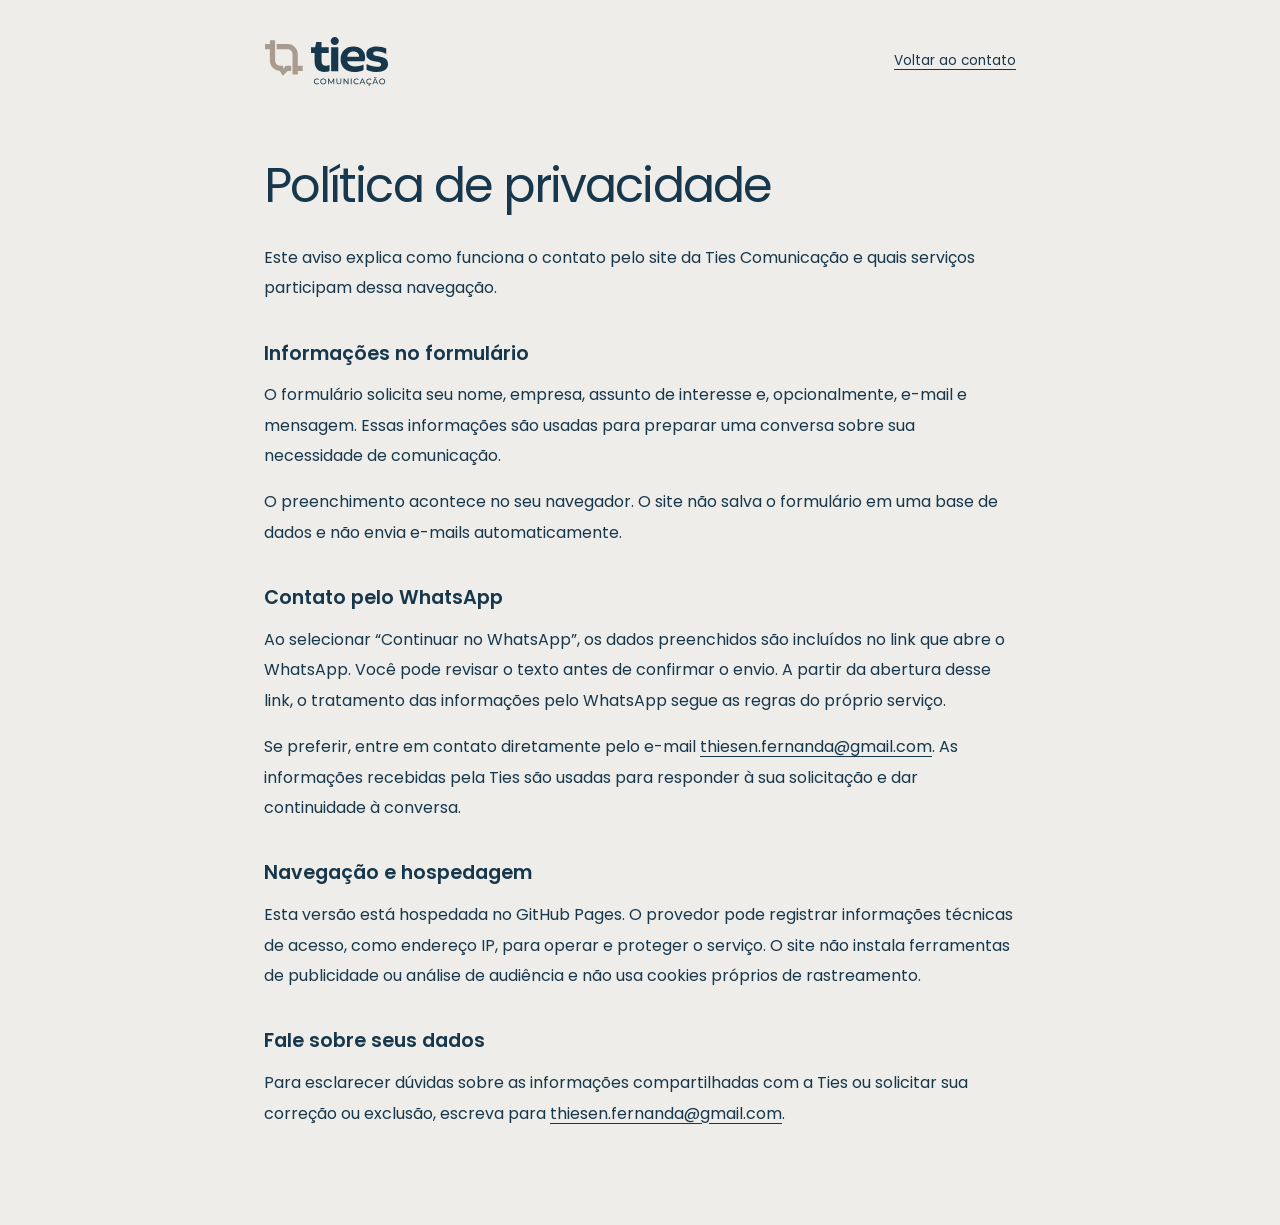
<file: final/privacidade.html>
<!DOCTYPE html>
<html lang="pt-BR">
<head>
  <meta charset="UTF-8">
  <meta name="viewport" content="width=device-width, initial-scale=1">
  <meta name="robots" content="noindex,nofollow">
  <meta name="theme-color" content="#16374C">
  <title>Privacidade | Ties Comunicação</title>
  <link rel="icon" href="assets/simbolo.svg" type="image/svg+xml">
  <link rel="stylesheet" href="assets/site.css">
  <link rel="stylesheet" href="assets/final.css">
  <style>
    .privacy-page{max-width:800px;margin:auto;padding:36px 24px 80px}
    .privacy-page h1{font-size:clamp(2rem,6vw,3rem);line-height:1.2;letter-spacing:-.04em;margin:70px 0 28px}
    .privacy-page h2{font-size:1.2rem;font-weight:600;margin:36px 0 12px}
    .privacy-page p{line-height:1.9;margin-bottom:16px}
    .privacy-page a{text-decoration:underline;text-underline-offset:4px;overflow-wrap:anywhere}
    .privacy-page nav{display:flex;align-items:center;justify-content:space-between;gap:24px;font-size:.85rem}
  </style>
</head>
<body class="font-sans">
  <div class="privacy-page">
    <nav aria-label="Navegação"><a href="./"><img src="assets/logo.svg" width="125" height="52" alt="Ties Comunicação, início"></a><a href="./#contato">Voltar ao contato</a></nav>
    <main>
      <h1>Política de privacidade</h1>
      <p>Este aviso explica como funciona o contato pelo site da Ties Comunicação e quais serviços participam dessa navegação.</p>
      <h2>Informações no formulário</h2>
      <p>O formulário solicita seu nome, empresa, assunto de interesse e, opcionalmente, e-mail e mensagem. Essas informações são usadas para preparar uma conversa sobre sua necessidade de comunicação.</p>
      <p>O preenchimento acontece no seu navegador. O site não salva o formulário em uma base de dados e não envia e-mails automaticamente.</p>
      <h2>Contato pelo WhatsApp</h2>
      <p>Ao selecionar “Continuar no WhatsApp”, os dados preenchidos são incluídos no link que abre o WhatsApp. Você pode revisar o texto antes de confirmar o envio. A partir da abertura desse link, o tratamento das informações pelo WhatsApp segue as regras do próprio serviço.</p>
      <p>Se preferir, entre em contato diretamente pelo e-mail <a href="mailto:thiesen.fernanda@gmail.com">thiesen.fernanda@gmail.com</a>. As informações recebidas pela Ties são usadas para responder à sua solicitação e dar continuidade à conversa.</p>
      <h2>Navegação e hospedagem</h2>
      <p>Esta versão está hospedada no GitHub Pages. O provedor pode registrar informações técnicas de acesso, como endereço IP, para operar e proteger o serviço. O site não instala ferramentas de publicidade ou análise de audiência e não usa cookies próprios de rastreamento.</p>
      <h2>Fale sobre seus dados</h2>
      <p>Para esclarecer dúvidas sobre as informações compartilhadas com a Ties ou solicitar sua correção ou exclusão, escreva para <a href="mailto:thiesen.fernanda@gmail.com">thiesen.fernanda@gmail.com</a>.</p>
    </main>
  </div>
</body>
</html>
</file>
<file: final/assets/site.css>
*,:after,:before{--tw-border-spacing-x:0;--tw-border-spacing-y:0;--tw-translate-x:0;--tw-translate-y:0;--tw-rotate:0;--tw-skew-x:0;--tw-skew-y:0;--tw-scale-x:1;--tw-scale-y:1;--tw-pan-x: ;--tw-pan-y: ;--tw-pinch-zoom: ;--tw-scroll-snap-strictness:proximity;--tw-gradient-from-position: ;--tw-gradient-via-position: ;--tw-gradient-to-position: ;--tw-ordinal: ;--tw-slashed-zero: ;--tw-numeric-figure: ;--tw-numeric-spacing: ;--tw-numeric-fraction: ;--tw-ring-inset: ;--tw-ring-offset-width:0px;--tw-ring-offset-color:#fff;--tw-ring-color:rgba(59,130,246,.5);--tw-ring-offset-shadow:0 0 #0000;--tw-ring-shadow:0 0 #0000;--tw-shadow:0 0 #0000;--tw-shadow-colored:0 0 #0000;--tw-blur: ;--tw-brightness: ;--tw-contrast: ;--tw-grayscale: ;--tw-hue-rotate: ;--tw-invert: ;--tw-saturate: ;--tw-sepia: ;--tw-drop-shadow: ;--tw-backdrop-blur: ;--tw-backdrop-brightness: ;--tw-backdrop-contrast: ;--tw-backdrop-grayscale: ;--tw-backdrop-hue-rotate: ;--tw-backdrop-invert: ;--tw-backdrop-opacity: ;--tw-backdrop-saturate: ;--tw-backdrop-sepia: ;--tw-contain-size: ;--tw-contain-layout: ;--tw-contain-paint: ;--tw-contain-style: }::backdrop{--tw-border-spacing-x:0;--tw-border-spacing-y:0;--tw-translate-x:0;--tw-translate-y:0;--tw-rotate:0;--tw-skew-x:0;--tw-skew-y:0;--tw-scale-x:1;--tw-scale-y:1;--tw-pan-x: ;--tw-pan-y: ;--tw-pinch-zoom: ;--tw-scroll-snap-strictness:proximity;--tw-gradient-from-position: ;--tw-gradient-via-position: ;--tw-gradient-to-position: ;--tw-ordinal: ;--tw-slashed-zero: ;--tw-numeric-figure: ;--tw-numeric-spacing: ;--tw-numeric-fraction: ;--tw-ring-inset: ;--tw-ring-offset-width:0px;--tw-ring-offset-color:#fff;--tw-ring-color:rgba(59,130,246,.5);--tw-ring-offset-shadow:0 0 #0000;--tw-ring-shadow:0 0 #0000;--tw-shadow:0 0 #0000;--tw-shadow-colored:0 0 #0000;--tw-blur: ;--tw-brightness: ;--tw-contrast: ;--tw-grayscale: ;--tw-hue-rotate: ;--tw-invert: ;--tw-saturate: ;--tw-sepia: ;--tw-drop-shadow: ;--tw-backdrop-blur: ;--tw-backdrop-brightness: ;--tw-backdrop-contrast: ;--tw-backdrop-grayscale: ;--tw-backdrop-hue-rotate: ;--tw-backdrop-invert: ;--tw-backdrop-opacity: ;--tw-backdrop-saturate: ;--tw-backdrop-sepia: ;--tw-contain-size: ;--tw-contain-layout: ;--tw-contain-paint: ;--tw-contain-style: }/*! tailwindcss v3.4.17 | MIT License | https://tailwindcss.com*/*,:after,:before{box-sizing:border-box;border:0 solid #e5e7eb}:after,:before{--tw-content:""}:host,html{line-height:1.5;-webkit-text-size-adjust:100%;-moz-tab-size:4;-o-tab-size:4;tab-size:4;font-family:Poppins,system-ui,sans-serif;font-feature-settings:normal;font-variation-settings:normal;-webkit-tap-highlight-color:transparent}body{margin:0;line-height:inherit}hr{height:0;color:inherit;border-top-width:1px}abbr:where([title]){-webkit-text-decoration:underline dotted;text-decoration:underline dotted}h1,h2,h3,h4,h5,h6{font-size:inherit;font-weight:inherit}a{color:inherit;text-decoration:inherit}b,strong{font-weight:bolder}code,kbd,pre,samp{font-family:ui-monospace,SFMono-Regular,Menlo,Monaco,Consolas,Liberation Mono,Courier New,monospace;font-feature-settings:normal;font-variation-settings:normal;font-size:1em}small{font-size:80%}sub,sup{font-size:75%;line-height:0;position:relative;vertical-align:baseline}sub{bottom:-.25em}sup{top:-.5em}table{text-indent:0;border-color:inherit;border-collapse:collapse}button,input,optgroup,select,textarea{font-family:inherit;font-feature-settings:inherit;font-variation-settings:inherit;font-size:100%;font-weight:inherit;line-height:inherit;letter-spacing:inherit;color:inherit;margin:0;padding:0}button,select{text-transform:none}button,input:where([type=button]),input:where([type=reset]),input:where([type=submit]){-webkit-appearance:button;background-color:transparent;background-image:none}:-moz-focusring{outline:auto}:-moz-ui-invalid{box-shadow:none}progress{vertical-align:baseline}::-webkit-inner-spin-button,::-webkit-outer-spin-button{height:auto}[type=search]{-webkit-appearance:textfield;outline-offset:-2px}::-webkit-search-decoration{-webkit-appearance:none}::-webkit-file-upload-button{-webkit-appearance:button;font:inherit}summary{display:list-item}blockquote,dd,dl,figure,h1,h2,h3,h4,h5,h6,hr,p,pre{margin:0}fieldset{margin:0}fieldset,legend{padding:0}menu,ol,ul{list-style:none;margin:0;padding:0}dialog{padding:0}textarea{resize:vertical}input::-moz-placeholder,textarea::-moz-placeholder{opacity:1;color:#9ca3af}input::placeholder,textarea::placeholder{opacity:1;color:#9ca3af}[role=button],button{cursor:pointer}:disabled{cursor:default}audio,canvas,embed,iframe,img,object,svg,video{display:block;vertical-align:middle}img,video{max-width:100%;height:auto}[hidden]:where(:not([hidden=until-found])){display:none}.fixed{position:fixed}.absolute{position:absolute}.relative{position:relative}.inset-x-0{left:0;right:0}.-top-\[5px\]{top:-5px}.bottom-5{bottom:1.25rem}.left-0{left:0}.left-1\/2{left:50%}.left-\[34\%\]{left:34%}.left-\[38\%\]{left:38%}.left-\[44\%\]{left:44%}.right-5{right:1.25rem}.top-0{top:0}.top-16{top:4rem}.top-20{top:5rem}.top-\[46\%\]{top:46%}.top-\[50\%\]{top:50%}.z-40{z-index:40}.z-50{z-index:50}.mx-auto{margin-left:auto;margin-right:auto}.mb-12{margin-bottom:3rem}.mb-6{margin-bottom:1.5rem}.mb-8{margin-bottom:2rem}.ml-2{margin-left:.5rem}.mr-2{margin-right:.5rem}.mt-1{margin-top:.25rem}.mt-10{margin-top:2.5rem}.mt-12{margin-top:3rem}.mt-14{margin-top:3.5rem}.mt-16{margin-top:4rem}.mt-2{margin-top:.5rem}.mt-20{margin-top:5rem}.mt-3{margin-top:.75rem}.mt-5{margin-top:1.25rem}.mt-6{margin-top:1.5rem}.mt-7{margin-top:1.75rem}.mt-8{margin-top:2rem}.mt-9{margin-top:2.25rem}.block{display:block}.inline-block{display:inline-block}.inline{display:inline}.flex{display:flex}.inline-flex{display:inline-flex}.grid{display:grid}.hidden{display:none}.h-14{height:3.5rem}.h-2{height:.5rem}.h-2\.5{height:.625rem}.h-20{height:5rem}.h-6{height:1.5rem}.h-8{height:2rem}.h-9{height:2.25rem}.h-\[13\%\]{height:13%}.h-\[430px\]{height:430px}.h-\[44\%\]{height:44%}.h-\[46\%\]{height:46%}.h-\[62\%\]{height:62%}.h-\[74\%\]{height:74%}.min-h-screen{min-height:100vh}.w-14{width:3.5rem}.w-2\.5{width:.625rem}.w-5{width:1.25rem}.w-8{width:2rem}.w-\[30\%\]{width:30%}.w-\[46\%\]{width:46%}.w-\[52\%\]{width:52%}.w-\[54\%\]{width:54%}.w-\[9\%\]{width:9%}.w-full{width:100%}.w-px{width:1px}.max-w-\[17ch\]{max-width:17ch}.max-w-\[26ch\]{max-width:26ch}.max-w-\[38ch\]{max-width:38ch}.max-w-\[52ch\]{max-width:52ch}.max-w-\[54ch\]{max-width:54ch}.max-w-\[62ch\]{max-width:62ch}.max-w-\[92ch\]{max-width:92ch}.max-w-ref{max-width:1400px}.shrink-0{flex-shrink:0}.-translate-x-1\/2{--tw-translate-x:-50%;transform:translate(var(--tw-translate-x),var(--tw-translate-y)) rotate(var(--tw-rotate)) skewX(var(--tw-skew-x)) skewY(var(--tw-skew-y)) scaleX(var(--tw-scale-x)) scaleY(var(--tw-scale-y))}.grid-cols-2{grid-template-columns:repeat(2,minmax(0,1fr))}.flex-col{flex-direction:column}.flex-wrap{flex-wrap:wrap}.place-items-center{place-items:center}.items-start{align-items:flex-start}.items-center{align-items:center}.justify-end{justify-content:flex-end}.justify-between{justify-content:space-between}.gap-10{gap:2.5rem}.gap-12{gap:3rem}.gap-14{gap:3.5rem}.gap-2{gap:.5rem}.gap-2\.5{gap:.625rem}.gap-3{gap:.75rem}.gap-4{gap:1rem}.gap-5{gap:1.25rem}.gap-6{gap:1.5rem}.gap-7{gap:1.75rem}.gap-8{gap:2rem}.gap-\[3\.2rem\]{gap:3.2rem}.gap-x-12{-moz-column-gap:3rem;column-gap:3rem}.gap-y-14{row-gap:3.5rem}.gap-y-3{row-gap:.75rem}.space-y-2\.5>:not([hidden])~:not([hidden]){--tw-space-y-reverse:0;margin-top:calc(.625rem*(1 - var(--tw-space-y-reverse)));margin-bottom:calc(.625rem*var(--tw-space-y-reverse))}.space-y-3>:not([hidden])~:not([hidden]){--tw-space-y-reverse:0;margin-top:calc(.75rem*(1 - var(--tw-space-y-reverse)));margin-bottom:calc(.75rem*var(--tw-space-y-reverse))}.space-y-4>:not([hidden])~:not([hidden]){--tw-space-y-reverse:0;margin-top:calc(1rem*(1 - var(--tw-space-y-reverse)));margin-bottom:calc(1rem*var(--tw-space-y-reverse))}.space-y-5>:not([hidden])~:not([hidden]){--tw-space-y-reverse:0;margin-top:calc(1.25rem*(1 - var(--tw-space-y-reverse)));margin-bottom:calc(1.25rem*var(--tw-space-y-reverse))}.space-y-6>:not([hidden])~:not([hidden]){--tw-space-y-reverse:0;margin-top:calc(1.5rem*(1 - var(--tw-space-y-reverse)));margin-bottom:calc(1.5rem*var(--tw-space-y-reverse))}.divide-y>:not([hidden])~:not([hidden]){--tw-divide-y-reverse:0;border-top-width:calc(1px*(1 - var(--tw-divide-y-reverse)));border-bottom-width:calc(1px*var(--tw-divide-y-reverse))}.divide-white\/15>:not([hidden])~:not([hidden]){border-color:hsla(0,0%,100%,.15)}.overflow-hidden{overflow:hidden}.rounded-2xl{border-radius:1rem}.rounded-full{border-radius:9999px}.rounded-xl{border-radius:.75rem}.border{border-width:1px}.border-b{border-bottom-width:1px}.border-t{border-top-width:1px}.border-navy\/10{border-color:rgba(22,55,76,.1)}.border-navy\/20{border-color:rgba(22,55,76,.2)}.border-navy\/25{border-color:rgba(22,55,76,.25)}.border-offwhite\/70{border-color:hsla(48,13%,92%,.7)}.border-white\/10{border-color:hsla(0,0%,100%,.1)}.bg-navy{--tw-bg-opacity:1;background-color:rgb(22 55 76/var(--tw-bg-opacity,1))}.bg-navy\/20{background-color:rgba(22,55,76,.2)}.bg-offwhite{--tw-bg-opacity:1;background-color:rgb(238 237 233/var(--tw-bg-opacity,1))}.bg-offwhite2{--tw-bg-opacity:1;background-color:rgb(229 227 221/var(--tw-bg-opacity,1))}.bg-taupe{--tw-bg-opacity:1;background-color:rgb(169 155 141/var(--tw-bg-opacity,1))}.bg-gradient-to-r{background-image:linear-gradient(to right,var(--tw-gradient-stops))}.from-navy{--tw-gradient-from:#16374c var(--tw-gradient-from-position);--tw-gradient-to:rgba(22,55,76,0) var(--tw-gradient-to-position);--tw-gradient-stops:var(--tw-gradient-from),var(--tw-gradient-to)}.via-taupe{--tw-gradient-to:hsla(30,14%,61%,0) var(--tw-gradient-to-position);--tw-gradient-stops:var(--tw-gradient-from),#a99b8d var(--tw-gradient-via-position),var(--tw-gradient-to)}.to-navy{--tw-gradient-to:#16374c var(--tw-gradient-to-position)}.p-9{padding:2.25rem}.px-4{padding-left:1rem;padding-right:1rem}.px-6{padding-left:1.5rem;padding-right:1.5rem}.py-16{padding-top:4rem;padding-bottom:4rem}.py-24{padding-top:6rem;padding-bottom:6rem}.py-5{padding-top:1.25rem;padding-bottom:1.25rem}.py-6{padding-top:1.5rem;padding-bottom:1.5rem}.pb-24{padding-bottom:6rem}.pb-4{padding-bottom:1rem}.pb-6{padding-bottom:1.5rem}.pr-4{padding-right:1rem}.pt-1\.5{padding-top:.375rem}.pt-2{padding-top:.5rem}.pt-20{padding-top:5rem}.pt-24{padding-top:6rem}.pt-6{padding-top:1.5rem}.text-center{text-align:center}.font-sans{font-family:Poppins,system-ui,sans-serif}.\!text-\[2\.3rem\]{font-size:2.3rem!important}.text-2xl{font-size:1.5rem;line-height:2rem}.text-\[\.68rem\]{font-size:.68rem}.text-\[\.72rem\]{font-size:.72rem}.text-\[\.7rem\]{font-size:.7rem}.text-\[\.82rem\]{font-size:.82rem}.text-\[\.88rem\]{font-size:.88rem}.text-\[\.95rem\]{font-size:.95rem}.text-\[1\.02rem\]{font-size:1.02rem}.text-\[1\.2rem\]{font-size:1.2rem}.text-\[1\.4rem\]{font-size:1.4rem}.text-\[1\.75rem\]{font-size:1.75rem}.text-\[1\.9rem\]{font-size:1.9rem}.text-\[2\.6rem\]{font-size:2.6rem}.text-\[2\.8rem\]{font-size:2.8rem}.text-\[3rem\]{font-size:3rem}.text-sm{font-size:.875rem;line-height:1.25rem}.text-xl{font-size:1.25rem;line-height:1.75rem}.font-bold{font-weight:700}.font-light{font-weight:300}.font-medium{font-weight:500}.font-semibold{font-weight:600}.uppercase{text-transform:uppercase}.lowercase{text-transform:lowercase}.leading-\[1\.05\]{line-height:1.05}.leading-\[1\.1\]{line-height:1.1}.leading-none{line-height:1}.leading-relaxed{line-height:1.625}.leading-snug{line-height:1.375}.text-navy{--tw-text-opacity:1;color:rgb(22 55 76/var(--tw-text-opacity,1))}.text-navy\/55{color:rgba(22,55,76,.55)}.text-navy\/60{color:rgba(22,55,76,.6)}.text-navy\/70{color:rgba(22,55,76,.7)}.text-navy\/80{color:rgba(22,55,76,.8)}.text-navy\/85{color:rgba(22,55,76,.85)}.text-offwhite{--tw-text-opacity:1;color:rgb(238 237 233/var(--tw-text-opacity,1))}.text-offwhite\/40{color:hsla(48,13%,92%,.4)}.text-offwhite\/75{color:hsla(48,13%,92%,.75)}.text-offwhite\/85{color:hsla(48,13%,92%,.85)}.text-offwhite\/90{color:hsla(48,13%,92%,.9)}.text-taupe{--tw-text-opacity:1;color:rgb(169 155 141/var(--tw-text-opacity,1))}.shadow-lg{--tw-shadow:0 10px 15px -3px rgba(0,0,0,.1),0 4px 6px -4px rgba(0,0,0,.1);--tw-shadow-colored:0 10px 15px -3px var(--tw-shadow-color),0 4px 6px -4px var(--tw-shadow-color)}.shadow-lg,.shadow-xl{box-shadow:var(--tw-ring-offset-shadow,0 0 #0000),var(--tw-ring-shadow,0 0 #0000),var(--tw-shadow)}.shadow-xl{--tw-shadow:0 20px 25px -5px rgba(0,0,0,.1),0 8px 10px -6px rgba(0,0,0,.1);--tw-shadow-colored:0 20px 25px -5px var(--tw-shadow-color),0 8px 10px -6px var(--tw-shadow-color)}.transition{transition-property:color,background-color,border-color,text-decoration-color,fill,stroke,opacity,box-shadow,transform,filter,-webkit-backdrop-filter;transition-property:color,background-color,border-color,text-decoration-color,fill,stroke,opacity,box-shadow,transform,filter,backdrop-filter;transition-property:color,background-color,border-color,text-decoration-color,fill,stroke,opacity,box-shadow,transform,filter,backdrop-filter,-webkit-backdrop-filter;transition-timing-function:cubic-bezier(.4,0,.2,1);transition-duration:.15s}.hover\:bg-navy:hover{--tw-bg-opacity:1;background-color:rgb(22 55 76/var(--tw-bg-opacity,1))}.hover\:bg-navydeep:hover{--tw-bg-opacity:1;background-color:rgb(16 42 59/var(--tw-bg-opacity,1))}.hover\:text-navy:hover{--tw-text-opacity:1;color:rgb(22 55 76/var(--tw-text-opacity,1))}.hover\:text-offwhite:hover{--tw-text-opacity:1;color:rgb(238 237 233/var(--tw-text-opacity,1))}.hover\:text-taupe:hover{--tw-text-opacity:1;color:rgb(169 155 141/var(--tw-text-opacity,1))}.group:hover .group-hover\:translate-x-1{--tw-translate-x:0.25rem;transform:translate(var(--tw-translate-x),var(--tw-translate-y)) rotate(var(--tw-rotate)) skewX(var(--tw-skew-x)) skewY(var(--tw-skew-y)) scaleX(var(--tw-scale-x)) scaleY(var(--tw-scale-y))}@media (min-width:640px){.sm\:col-span-2{grid-column:span 2/span 2}.sm\:grid-cols-2{grid-template-columns:repeat(2,minmax(0,1fr))}.sm\:grid-cols-4{grid-template-columns:repeat(4,minmax(0,1fr))}.sm\:text-\[4\.4rem\]{font-size:4.4rem}}@media (min-width:1024px){.lg\:block{display:block}.lg\:flex{display:flex}.lg\:hidden{display:none}.lg\:h-\[520px\]{height:520px}.lg\:grid-cols-2{grid-template-columns:repeat(2,minmax(0,1fr))}.lg\:grid-cols-4{grid-template-columns:repeat(4,minmax(0,1fr))}.lg\:grid-cols-\[1fr_auto\]{grid-template-columns:1fr auto}.lg\:grid-cols-\[36\%_1fr\]{grid-template-columns:36% 1fr}.lg\:grid-cols-\[38\%_1fr\]{grid-template-columns:38% 1fr}.lg\:grid-cols-\[41\%_1fr\]{grid-template-columns:41% 1fr}.lg\:flex-row{flex-direction:row}.lg\:items-end{align-items:flex-end}.lg\:justify-between{justify-content:space-between}.lg\:gap-16{gap:4rem}.lg\:gap-\[54px\]{gap:54px}.lg\:self-end{align-self:flex-end}.lg\:p-12{padding:3rem}.lg\:pt-2{padding-top:.5rem}.lg\:pt-28{padding-top:7rem}.lg\:pt-4{padding-top:1rem}.lg\:text-right{text-align:right}.lg\:\!text-\[2\.6rem\]{font-size:2.6rem!important}.lg\:text-\[3\.2rem\]{font-size:3.2rem}.lg\:text-\[5\.6rem\]{font-size:5.6rem}}
</file>
<file: final/assets/final.css>
@import url('./fonts.css');
:root{color-scheme:light;--navy:#16374c;--paper:#eeede9;--taupe:#a99b8d}
html{scroll-behavior:smooth;scroll-padding-top:100px}
body{background:var(--paper);color:var(--navy);margin:0}
button,input,select,textarea{font:inherit}
button,a{-webkit-tap-highlight-color:transparent}
button{cursor:pointer}
button:focus-visible,a:focus-visible,summary:focus-visible{outline:3px solid #8c745e;outline-offset:5px}
input:focus-visible,select:focus-visible,textarea:focus-visible{outline:2px solid var(--navy);outline-offset:3px}
[hidden]{display:none!important}
.skip-link{position:fixed;top:10px;left:12px;z-index:100;background:var(--paper);color:var(--navy);padding:14px;transform:translateY(-160%)}
.skip-link:focus{transform:none}
.brand-logo{width:125px;height:52px;object-fit:contain}
header{border-bottom:1px solid #ffffff12}
header nav{gap:clamp(18px,2.8vw,45px)!important;font-size:.9rem!important}
header a,footer nav a{padding-block:10px}
#menuBtn{width:48px;height:48px;display:grid;place-items:center;border:1px solid #ffffff35;border-radius:50%}
#mobileMenu{max-height:calc(100dvh - 80px);overflow-y:auto}
#mobileMenu a{padding:9px 0}
#topo{min-height: min(960px,100svh)}
.hero-symbol{position:absolute;right:-9%;bottom:-21%;width:58%;height:100%;opacity:.085;object-fit:contain;pointer-events:none}
.h-hero{letter-spacing:-.045em}
#topo .h-hero{max-width:17ch;font-size:clamp(3rem,6.2vw,6.2rem)}
#topo .p-ref{font-size:1.05rem;max-width:57ch}
#topo .track{letter-spacing:.12em}
#topo .text-offwhite\/40{color:#acb8bd}
footer .text-navy\/60{color:#52636e}
.pill{text-transform:none;letter-spacing:0;font-size:.9rem;min-height:48px;display:inline-flex;align-items:center;justify-content:center;gap:8px}
.p-ref{line-height:1.8}
.h-sec{letter-spacing:-.03em;line-height:1.3}
.uline::after{right:0}
.uline::before{right:6px}
.service-button{text-align:left;border:0;color:var(--paper)}
.service-button.bg-taupe{color:var(--navy)}
.service-button .cell-label{padding:20px 22px 45px;font-size:clamp(1rem,1.4vw,1.27rem);align-items:center}
.service-more{position:absolute;bottom:23px;left:22px;right:20px;display:flex;justify-content:space-between;align-items:center;font-size:.75rem}
.service-more span{font-size:1.35rem;transition:transform .2s}
.service-button:hover .service-more span{transform:translate(3px,-3px)}
.service-button:focus-visible{z-index:5;outline-offset:-5px;outline-color:var(--paper)}
.service-button.bg-taupe:focus-visible{outline-color:var(--navy)}
.mosaic .cell{min-width:0;height:244px}
.cell.duo img{transition:filter .3s}
.duo img{object-position:center 25%}
#sobre .duo{position:absolute}
#sobre .text-taupe{color:#64584d}
#sobre .p-ref{max-width:56ch}
#sobre .uline{display:inline}
#sobre .uline::before,#sobre .uline::after{display:none}
#diferenciais .uline{display:inline}
#diferenciais .uline::before,#diferenciais .uline::after{display:none}
.blog-layout{display:grid;grid-template-columns:1fr 1fr;gap:80px;align-items:center}
.section-note{font-size:.85rem;margin-bottom:22px;font-weight:500}
.blog-empty{position:relative;border-left:1px solid #a99b8d;padding-left:40px}
.blog-mark{font-family:Georgia,serif;font-size:5rem;line-height:.7;color:#79695b}
.blog-status{font-size:.9rem;margin:24px 0 16px;color:#53616a}
.text-link{text-decoration:underline;text-underline-offset:5px;font-weight:500;font-size:.9rem}
#faq summary{min-height:44px;align-items:center}
#faq summary>span:first-child{max-width:36ch}
#contato label{display:block;font-size:.82rem;font-weight:500;margin:0 0 9px 14px}
#contato label span{font-size:.75rem;font-weight:400}
#contato .inp{min-height:52px;border:1px solid #16374c20;font-size:1rem}
#contato textarea.inp{resize:vertical;min-height:130px}
.form-explainer,.privacy-note{font-size:.8rem;line-height:1.7;margin:20px 0;max-width:65ch;color:#465966}
.privacy-note a{text-decoration:underline;text-underline-offset:3px}
.form-status{font-size:.85rem;line-height:1.65;margin-top:16px}
footer{overflow-wrap:anywhere}
footer .text-taupe{color:#66594d}
footer .text-navy\/55{color:#58636a}
footer nav{gap:18px 30px!important}
.privacy-link{display:block;font-size:.85rem;text-decoration:underline;text-underline-offset:4px;margin-top:12px}
dialog{padding:0;border:0;border-radius:18px;background:var(--paper);color:var(--navy);width:min(650px,calc(100% - 32px));max-height:calc(100dvh - 40px);overflow-y:auto;box-shadow:0 24px 120px #0005}
dialog::backdrop{background:#102a3bc9;backdrop-filter:blur(4px)}
.dialog-inner{padding:52px;position:relative}
.dialog-close{position:absolute;right:16px;top:12px;width:44px;height:44px;font-size:2rem;border-radius:50%;line-height:1}
.dialog-close:hover{background:#16374c10}
dialog h2{font-size:2rem;line-height:1.2;letter-spacing:-.03em;font-weight:500;margin-bottom:24px;max-width:19ch}
dialog p{line-height:1.8}
dialog ul{margin:24px 0 32px;padding-left:20px;list-style:disc}
dialog li{padding-left:6px;margin:12px 0;line-height:1.6}
.icon{display:inline-block;font-style:normal;line-height:1.2}
.fa-bars:before{content:'☰'}.fa-plus:before{content:'+'}.fa-arrow-right:before{content:'↗'}.fa-arrow-down:before{content:'↓'}.fa-arrow-up:before{content:'↑'}
.fa-envelope:before{content:'✉'}.fa-phone:before{content:'☎'}.fa-location-dot:before{content:'⌖'}
.fa-whatsapp{width:1.15em;height:1.15em;background:currentColor;mask:url('./whatsapp.svg') center/contain no-repeat}
.fa-compass:before{content:'◎'}.fa-pen-to-square:before{content:'✎'}.fa-comments:before{content:'◌'}.fa-file-lines:before{content:'▤'}
@media(min-width:1024px){#menuBtn{display:none}}
@media(max-width:1023px){.max-w-ref{max-width:800px}.mosaic .cell{height:230px}.service-button .cell-label{font-size:1.25rem}.blog-layout{gap:40px}.hero-symbol{width:85%;right:-30%;bottom:-20%}#topo{min-height:850px;min-height:100svh;padding-top:140px}#topo .pb-24{padding-bottom:60px}#topo .h-hero{font-size:clamp(3rem,8vw,5.5rem)}#sobre .relative.h-\[430px\]{max-width:600px;width:100%;margin-inline:auto}#contato{scroll-margin-top:0}}
@media(max-width:639px){.mosaic{grid-template-columns:1fr 1fr}.mosaic .cell{height:188px}.mosaic .cell.duo,.mosaic .cell:empty{display:none}.service-button .cell-label{font-size:1rem;padding:20px 16px 55px}.service-more{left:16px;right:16px;bottom:19px;font-size:.7rem}.mosaic>a .cell-label{font-size:1.05rem;padding:20px 16px}.mosaic>a .num{left:16px}#topo .h-hero{font-size:clamp(2.8rem,11.6vw,4.5rem)}#topo .p-ref{font-size:.97rem}#topo .track{font-size:.65rem;line-height:1.8;max-width:35ch}#topo .mt-14{margin-top:30px;gap:28px}#topo .mt-16{margin-top:32px}#topo .pb-24{padding-bottom:40px}.hero-symbol{width:130%;right:-55%;bottom:-10%}.py-24{padding-block:64px}.pt-24{padding-top:64px}.pb-24{padding-bottom:64px}.pt-20{padding-top:56px}.h-sec{font-size:1.85rem}.h-sec br{display:none}.p-ref{font-size:1rem}.uline{max-width:100%}.blog-layout{grid-template-columns:1fr;gap:35px}.blog-empty{padding-left:24px}#sobre .relative.h-\[430px\]{height:330px}#sobre .gap-14{gap:30px}#metodo h2{font-size:1.9rem!important}#metodo .grid{grid-template-columns:1fr;gap:40px}#metodo .grid>div{display:grid;grid-template-columns:48px 1fr;column-gap:20px;text-align:left;align-items:start}#metodo .grid>div>div{display:none}#metodo .grid>div>p{grid-column:2;margin-top:0;max-width:none}#metodo .grid>div>p:first-of-type{font-size:.8rem;color:var(--taupe);margin-bottom:4px}#metodo .grid>div>p:last-of-type{margin-top:10px}#metodo .mt-20{margin-top:44px}#diferenciais .p-9{padding:28px}#faq summary{gap:16px}#faq summary>span:first-child{font-size:1.05rem}#contato h2{font-size:2.5rem}#contato .pill{width:100%}footer .py-16{padding-block:48px 95px}footer .text-\[1\.4rem\]{font-size:1.15rem}.dialog-inner{padding:56px 24px 30px}dialog h2{font-size:1.65rem}}
@media(prefers-reduced-motion:reduce){html{scroll-behavior:auto}*,*::before,*::after{transition:none!important;animation:none!important}}

/* ===== Ajustes da cliente (doc de 06/11/2026) ===== */
#topo .h-hero{line-height:1.05;margin:0}
.hero-services{font-size:.72rem;letter-spacing:.12em;text-transform:uppercase;line-height:2;max-width:110ch;margin-bottom:34px}
.hero-body{margin-top:48px;display:flex;flex-wrap:wrap;align-items:flex-end;justify-content:space-between;gap:40px}
.hero-text{max-width:60ch;display:grid;gap:16px}
#topo .hero-text .p-ref{max-width:none;margin:0}
.hero-highlight{font-size:1.15rem;font-weight:500;line-height:1.55;color:var(--paper);border-left:2px solid var(--taupe);padding-left:18px;margin-top:6px}
.hero-actions{display:flex;flex-wrap:wrap;gap:14px}
.hero-foot{margin-top:52px;margin-bottom:-40px;display:flex;flex-wrap:wrap;justify-content:space-between;gap:12px 30px;font-size:.78rem;font-weight:300;color:#c9d0d3;letter-spacing:.04em}
.hero-foot a{text-decoration:underline;text-underline-offset:3px}
.hero-scroll{color:#acb8bd;text-transform:uppercase;letter-spacing:.12em}
.imprensa-extra{margin-top:64px;padding-top:40px;border-top:1px solid #16374c26}
.imprensa-extra h3{font-size:1.45rem;font-weight:600;line-height:1.35;letter-spacing:-.02em}

#servicos .section-note.text-taupe,#metodo .section-note{color:#c9bcae}
.servicos-head{display:flex;flex-wrap:wrap;justify-content:space-between;align-items:flex-end;gap:28px;margin-bottom:56px}
.servicos-head .h-sec{max-width:22ch}
.servicos-lista{display:grid;grid-template-columns:1fr 1fr;gap:0 64px;align-items:start}
.servicos-lista>div{border-top:1px solid #eeede92e}
.servico{border-bottom:1px solid #eeede92e}
.servico summary{display:grid;grid-template-columns:44px 1fr 24px;align-items:center;gap:12px;padding:24px 0;min-height:44px;list-style:none;cursor:pointer}
.servico summary::-webkit-details-marker{display:none}
.servico-num{font-size:.75rem;letter-spacing:.14em;color:#c9bcae}
.servico-titulo{font-size:.95rem;font-weight:500;letter-spacing:.08em;text-transform:uppercase;line-height:1.45}
.servico-x{position:relative;width:14px;height:14px;justify-self:end}
.servico-x::before,.servico-x::after{content:'';position:absolute;left:0;right:0;top:50%;height:1.5px;background:currentColor;transition:transform .25s}
.servico-x::after{transform:rotate(90deg)}
.servico[open] .servico-x::before{transform:rotate(45deg)}
.servico[open] .servico-x::after{transform:rotate(135deg)}
.servico summary:hover .servico-titulo{color:#d8cfc5}
.servico summary:focus-visible{outline-color:var(--paper);outline-offset:2px}
.servico-corpo{padding:0 36px 28px 56px}
.servico-corpo p{font-size:.95rem;line-height:1.8;color:#eeede9d9;max-width:58ch}
.servico-corpo .text-link{display:inline-block;margin-top:14px;color:var(--paper)}
.servicos-nota{margin-top:48px;max-width:70ch;font-size:1rem;line-height:1.8;color:#eeede9cc}

.dif-grid{display:grid;grid-template-columns:minmax(0,1fr) minmax(0,600px);gap:64px}
.dif-intro{align-self:start;position:sticky;top:110px}
.dif-lede{font-style:italic;font-size:1.1rem;line-height:1.7;color:#16374cc2;margin:28px 0 36px;max-width:40ch}
.dif-lista{list-style:none;margin:0;padding:0;border-bottom:1px solid #16374c26}
.dif-lista li{display:grid;grid-template-columns:46px 1fr;gap:16px;padding:30px 0;border-top:1px solid #16374c26}
.dif-lista li>span{font-size:.8rem;font-weight:600;color:#64584d;line-height:1.9}
.dif-lista h3{font-size:1.3rem;font-weight:600;line-height:1.35;letter-spacing:-.01em}
.dif-lista p{margin-top:8px;line-height:1.75;color:#16374cc2}

.trab-head{display:grid;grid-template-columns:minmax(0,1fr) minmax(0,560px);gap:32px 64px}
.trab-lede{font-style:italic;font-size:1.15rem;line-height:1.7;color:#16374cc2;margin-bottom:16px}
.trab-grade{list-style:none;padding:0;margin:64px 0 0;display:grid;grid-template-columns:repeat(6,1fr);border-top:1px solid #16374c26;border-left:1px solid #16374c26}
.trab-grade li{height:112px;display:grid;place-items:center;padding:0 12px;border-right:1px solid #16374c26;border-bottom:1px solid #16374c26;font-size:.8rem;font-weight:500;letter-spacing:.14em;text-transform:uppercase;color:#16374cd9;text-align:center}
.trab-cta{margin-top:48px}

.sobre-faixa{position:absolute;left:0;top:64px;width:30%;height:62%;background:var(--taupe)}
.sobre-foto{position:relative;max-width:470px;width:100%;aspect-ratio:4/5;margin-inline:auto;border-radius:14px;overflow:hidden;box-shadow:0 22px 50px #16374c33}
.sobre-foto img{width:100%;height:100%;object-fit:cover;object-position:50% 30%;display:block}
#sobre .uline{display:inline}
.linha-tempo{list-style:none;margin:72px 0 0;padding:0;display:grid;grid-template-columns:repeat(4,1fr);gap:28px;position:relative}
.linha-tempo::before{content:'';position:absolute;left:0;right:0;top:6px;border-top:1px solid #16374c4d}
.linha-tempo li{position:relative;padding-top:30px}
.linha-tempo li::before{content:'';position:absolute;left:0;top:0;width:13px;height:13px;border-radius:50%;background:var(--navy);box-shadow:0 0 0 4px var(--paper)}
.lt-valor{font-size:1.9rem;font-weight:300;line-height:1.1;letter-spacing:-.02em}
.lt-rotulo{margin-top:10px;font-size:.75rem;letter-spacing:.12em;text-transform:uppercase;line-height:1.75;color:#5c5046;max-width:32ch}

.blog-cards{list-style:none;padding:0;margin:56px 0 0;display:grid;grid-template-columns:repeat(3,1fr);gap:20px}
.blog-cards li{min-height:200px;border:1px solid #16374c24;padding:28px;display:flex;flex-direction:column;justify-content:space-between;background:var(--paper)}
.blog-num{font-size:.75rem;letter-spacing:.14em;text-transform:uppercase;font-weight:500}
.blog-cards p{font-size:.9rem;color:#53616a}
.faq-lista{margin:14px 0 0;padding-left:20px;list-style:disc;display:grid;gap:6px}
.footer-servicos{margin-top:22px;max-width:70ch;font-size:.78rem;line-height:1.9;letter-spacing:.04em;color:#52636e}
#contato .pill .icon,#topo .pill .icon,#servicos .pill .icon{margin:0}

@media(max-width:1023px){
  .servicos-lista{grid-template-columns:1fr;gap:0}
  .servicos-lista>div+div{border-top:0}
  .dif-grid,.trab-head{grid-template-columns:1fr;gap:40px}
  .dif-intro{position:static}
  .trab-grade{grid-template-columns:repeat(3,1fr)}
  .linha-tempo{grid-template-columns:1fr 1fr;gap:36px 28px}
  .linha-tempo::before{display:none}
  .sobre-faixa{display:none}
  .blog-cards{grid-template-columns:1fr 1fr}
}
@media(max-width:639px){
  .hero-services{font-size:.62rem;line-height:1.9;margin-bottom:24px}
  .hero-body{margin-top:28px;gap:28px}
  .hero-highlight{font-size:1rem}
  .hero-actions{width:100%}
  .hero-actions .pill{width:100%}
  .hero-foot{margin-top:32px;font-size:.78rem}
  .imprensa-extra{margin-top:44px;padding-top:30px}
  .imprensa-extra h3{font-size:1.2rem}
  .servicos-head{margin-bottom:36px}
  .servicos-head .pill{width:100%}
  .servico summary{grid-template-columns:34px 1fr 20px;padding:20px 0}
  .servico-titulo{font-size:.85rem;letter-spacing:.05em}
  .servico-corpo{padding:0 0 24px 46px}
  .dif-lista li{grid-template-columns:32px 1fr;gap:10px;padding:24px 0}
  .dif-lista h3{font-size:1.12rem}
  .dif-intro .pill,.trab-cta{width:100%}
  .trab-grade{grid-template-columns:1fr 1fr;margin-top:40px}
  .trab-grade li{height:84px;font-size:.75rem}
  .sobre-foto{max-width:360px}
  .linha-tempo{grid-template-columns:1fr;gap:28px;margin-top:52px;padding-left:28px}
  .linha-tempo::before{display:block;left:6px;right:auto;top:0;bottom:0;border-top:0;border-left:1px solid #16374c4d}
  .linha-tempo li{padding-top:0}
  .linha-tempo li::before{left:-28px;top:10px}
  .lt-valor{font-size:1.6rem}
  .blog-cards{grid-template-columns:1fr;margin-top:36px}
  .blog-cards li{min-height:120px}
}
#topo{padding-top:150px}
@media(max-width:1023px){#topo{padding-top:130px}}
@media(max-width:639px){#topo{padding-top:110px}}

/* ===== Revisão de design + motion (09/11/2026) ===== */
:root{--ease:cubic-bezier(.2,.7,.15,1);--taupe-claro:#c9bcae;interpolate-size:allow-keywords}
.sr-only{position:absolute;width:1px;height:1px;padding:0;margin:-1px;overflow:hidden;clip:rect(0,0,0,0);white-space:nowrap;border:0}
.h1-linha{display:block}

/* Letreiro de serviços: faixa de telejornal no pé do topo */
.letreiro{position:relative;display:flex;align-items:stretch;border-top:1px solid #eeede91f;background:#10293a}
.letreiro-janela{flex:1;min-width:0;overflow:hidden;-webkit-mask-image:linear-gradient(90deg,transparent,#000 5%,#000 95%,transparent);mask-image:linear-gradient(90deg,transparent,#000 5%,#000 95%,transparent)}
.letreiro-trilho{display:flex;width:max-content;animation:letreiro 75s linear infinite}
.letreiro-grupo{display:flex;flex-shrink:0}
.letreiro-grupo span{display:flex;align-items:center;padding:19px 0;font-size:.78rem;letter-spacing:.14em;text-transform:uppercase;color:var(--taupe-claro);white-space:nowrap}
.letreiro-grupo span::after{content:'';width:5px;height:5px;margin:0 30px;border-radius:50%;background:var(--taupe);opacity:.8}
.letreiro:hover .letreiro-trilho,.letreiro.pausado .letreiro-trilho{animation-play-state:paused}
@keyframes letreiro{to{translate:-50% 0}}
.letreiro-pausa{flex:0 0 56px;display:grid;place-items:center;border:0;border-left:1px solid #eeede91f;background:transparent;color:var(--paper)}
.letreiro-pausa span{width:10px;height:12px;border-inline:3px solid currentColor}
.letreiro.pausado .letreiro-pausa span{width:0;height:0;border:0;border-left:11px solid currentColor;border-block:7px solid transparent;margin-left:3px}
.letreiro-pausa:hover{background:#eeede90f}
.letreiro-pausa:focus-visible{outline-color:var(--paper);outline-offset:-6px}
html:not(.js) .letreiro-pausa{display:none}

/* Ícones desenhados do método */
.metodo-icone{width:46px;height:46px;color:var(--paper);margin-bottom:24px}

/* Menu: seção atual e sombra ao rolar */
header{transition:box-shadow .35s}
header.rolou{box-shadow:0 10px 30px #0b1c2833}
header nav a{position:relative}
header nav a::after{content:'';position:absolute;left:0;right:0;bottom:4px;height:1px;background:var(--taupe);scale:0 1;transform-origin:left;transition:scale .35s var(--ease)}
header nav a[aria-current="true"]{color:var(--taupe-claro)}
header nav a[aria-current="true"]::after,header nav a:hover::after{scale:1 1}
#mobileMenu a[aria-current="true"]{color:var(--taupe-claro)}

/* Botão flutuante some onde já existe WhatsApp na tela */
.fab{transition:opacity .35s var(--ease),scale .35s var(--ease),visibility .35s}
.fab.oculto{opacity:0;scale:.6;visibility:hidden;pointer-events:none}

/* Serviços */
.servicos-fim{margin-top:48px;display:flex;flex-wrap:wrap;align-items:center;justify-content:space-between;gap:28px}
.servicos-fim .servicos-nota{margin-top:0}
.servico summary .servico-titulo{transition:translate .35s var(--ease),color .25s}
.servico summary:hover .servico-titulo,.servico[open] .servico-titulo{translate:6px 0}
.servico[open] .servico-num{color:var(--paper)}

/* Acordeões abrem com altura animada (Chrome/Edge); nos demais abrem direto */
.servico::details-content,#faq details::details-content{block-size:0;overflow:clip;transition:block-size .5s var(--ease),content-visibility .5s allow-discrete}
.servico[open]::details-content,#faq details[open]::details-content{block-size:auto}

/* Revelações ao rolar: só com JS ativo e sem preferência por movimento reduzido */
html.motion .rv{opacity:0;translate:0 28px;transition:opacity .9s var(--ease) calc(var(--rv-i,0) * 90ms),translate .9s var(--ease) calc(var(--rv-i,0) * 90ms)}
html.motion .rv.in{opacity:1;translate:none}
/* traço à mão sendo desenhado quando o título aparece */
.uline::after,.uline::before{transform-origin:left center;transition:scale 1s var(--ease) .35s}
.uline::before{transition-delay:.55s}
html.motion .rv:not(.in) .uline::after,html.motion .rv:not(.in) .uline::before{scale:0 1}

@media(prefers-reduced-motion:no-preference){
  /* entrada do topo */
  html.motion .hero-text{animation-delay:.3s}
  html.motion .hero-actions{animation-delay:.42s}
  html.motion .hero-foot{animation-delay:.55s}
  html.motion .letreiro{animation:surgir 1.2s var(--ease) .7s backwards}
  .hero-scroll .icon{animation:descer 1.6s ease-in-out 2s 3}
}
@keyframes subir{from{opacity:0;translate:0 .6em}}
@keyframes surgir{from{opacity:0}}
@keyframes tracar{from{scale:0 1}}
@keyframes descer{50%{translate:0 5px}}

@media(prefers-reduced-motion:reduce){
  .letreiro-trilho{animation:none;width:auto}
  .letreiro-janela{-webkit-mask-image:none;mask-image:none}
  .letreiro-grupo{flex-wrap:wrap;padding:14px 24px}
  .letreiro-grupo span{padding:5px 0}
  .letreiro-grupo span::after{margin:0 14px}
  .letreiro-grupo+.letreiro-grupo,.letreiro-pausa{display:none}
  .servico::details-content,#faq details::details-content{transition:none}
}

@media(max-width:639px){
  .letreiro-grupo span{padding:15px 0;font-size:.75rem}
  .letreiro-grupo span::after{margin:0 20px}
  .letreiro-pausa{flex-basis:48px}
  .hero-foot{margin-bottom:-24px}
  .servicos-fim{margin-top:36px}
  .servicos-fim .pill{width:100%}
  #metodo .grid>div>.metodo-icone{grid-row:1 / 4;width:38px;height:38px;margin:6px 0 0}
}
/* alvos de toque de pelo menos 44px */
.servico-corpo .text-link{padding-block:12px;margin-top:2px}
footer .flex.gap-4 a{width:44px;height:44px}
.privacy-link{padding-block:12px;margin-top:0}
footer a[href="#topo"].inline-flex{font-size:.78rem;padding-block:12px}

/* Traço à mão em vetor: acompanha cada linha do título e é desenhado da esquerda para a direita */
.uline,#sobre .uline,#diferenciais .uline{display:inline;padding-bottom:.2em;background:url("data:image/svg+xml,%3Csvg xmlns='http://www.w3.org/2000/svg' viewBox='0 0 200 20' preserveAspectRatio='none'%3E%3Cpath d='M1 9C40 6 95 10 140 7s45-2 59-1' fill='none' stroke='%23A99B8D' stroke-width='3' stroke-linecap='round' vector-effect='non-scaling-stroke'/%3E%3Cpath d='M14 16c45-3 100 0 184-4' fill='none' stroke='%23A99B8D' stroke-width='2' stroke-linecap='round' opacity='.7' vector-effect='non-scaling-stroke'/%3E%3C/svg%3E") no-repeat left bottom/100% .42em;-webkit-box-decoration-break:clone;box-decoration-break:clone;transition:background-size 1.1s var(--ease) .3s}
.uline-light{background-image:url("data:image/svg+xml,%3Csvg xmlns='http://www.w3.org/2000/svg' viewBox='0 0 200 20' preserveAspectRatio='none'%3E%3Cpath d='M1 9C40 6 95 10 140 7s45-2 59-1' fill='none' stroke='%23EEEDE9' stroke-width='3' stroke-linecap='round' vector-effect='non-scaling-stroke'/%3E%3Cpath d='M14 16c45-3 100 0 184-4' fill='none' stroke='%23EEEDE9' stroke-width='2' stroke-linecap='round' opacity='.7' vector-effect='non-scaling-stroke'/%3E%3C/svg%3E")}
.uline::before,.uline::after{display:none!important}
html.motion .rv:not(.in) .uline{background-size:0% .42em}
@media(prefers-reduced-motion:no-preference){html.motion #topo .uline{animation:tracar-linha 1.1s var(--ease) .9s backwards}}
@keyframes tracar-linha{from{background-size:0% .42em}}
@media(max-width:639px){
  .blog-cards{gap:10px}
  .blog-cards li{min-height:0;flex-direction:row;align-items:center;padding:18px 20px}
}
#contato h2 b{font-weight:700}
#faq .fx{font-size:1.35rem;color:var(--navy);margin-top:0;line-height:1;transition:rotate .35s var(--ease)}
#faq details[open] .fx{transform:none;rotate:45deg}

/* ===== Motion v2: scroll suave (Lenis) + cenas guiadas por --p (motion.js) ===== */
html.lenis,html.lenis body{height:auto}
.lenis.lenis-smooth{scroll-behavior:auto!important}
.lenis.lenis-stopped{overflow:clip}

/* barra de leitura no pé do cabeçalho */
.progresso{position:absolute;left:0;right:0;bottom:-1px;height:2px;pointer-events:none}
.progresso span{display:block;height:100%;background:var(--taupe);transform-origin:left;scale:var(--pg,0) 1}

/* entrada do topo: linhas sobem de dentro de uma máscara */
.h1-linha{display:block;overflow:clip;padding-bottom:.08em;margin-bottom:-.08em}
.h1-linha>span{display:inline-block}
@media(prefers-reduced-motion:no-preference){
  html.motion header{animation:cabecalho 1s var(--ease) .1s backwards}
  html.motion .h1-linha>span{animation:linha 1.25s cubic-bezier(.16,1,.3,1) backwards}
  html.motion .h1-linha:nth-child(2)>span{animation-delay:.12s}
  html.motion .hero-text,html.motion .hero-actions,html.motion .hero-foot{animation:subir 1.1s var(--ease) backwards}
  html.motion .hero-text{animation-delay:.45s}
  html.motion .hero-actions{animation-delay:.6s}
  html.motion .hero-foot{animation-delay:.75s}
  html.motion .hero-symbol{animation:simbolo-entra 2.2s cubic-bezier(.16,1,.3,1) backwards}
  html.motion .letreiro{animation:letreiro-entra 1.1s var(--ease) .85s backwards}
  html.motion #topo .uline{animation:tracar-linha 1.2s var(--ease) 1.05s backwards}
}
@keyframes linha{from{translate:0 108%}}
@keyframes subir{from{opacity:0;translate:0 24px}}
@keyframes cabecalho{from{translate:0 -100%}}
@keyframes simbolo-entra{from{opacity:0;scale:1.25;rotate:10deg}}
@keyframes letreiro-entra{from{translate:0 100%}}

/* topo saindo: conteúdo sobe e esmaece, símbolo gira devagar */
#topo{--p:0}
.hero-conteudo{translate:0 calc(var(--p) * -70px);opacity:calc(1 - var(--p) * 1.15)}
.hero-symbol{translate:0 calc(var(--p) * 22%);rotate:calc(var(--p) * -8deg)}

/* teleprompter: o parágrafo acende palavra por palavra durante a leitura */
.leitura .w{opacity:clamp(.16,calc((var(--p,1) * 1.25 - var(--i) / var(--n)) * 9 + .16),1);transition:opacity .2s linear}

/* serviços: a linha de cada item se acende no hover */
.servico summary{position:relative}
.servico summary::after{content:'';position:absolute;left:0;right:0;bottom:-1px;height:1px;background:var(--taupe);scale:0 1;transform-origin:left;transition:scale .6s var(--ease)}
.servico summary:hover::after,.servico[open] summary::after{scale:1 1}

/* diferenciais: o item na altura dos olhos fica em foco */
html.motion .dif-lista li{transition:opacity .5s var(--ease)}
html.motion .dif-lista.focando li:not(.ativo){opacity:.4}
.dif-lista li>span{transition:color .4s,scale .5s var(--ease);transform-origin:left center}
.dif-lista li.ativo>span{color:var(--navy);scale:1.35}

/* trabalhos: manchetes gigantes correm em sentidos opostos com a rolagem */
#trabalhos{overflow:clip}
.trab-cinetica{--p:.5;margin:72px 0 56px;display:grid;gap:.06em;font-size:clamp(3.2rem,10.5vw,10rem);font-weight:700;line-height:1.02;letter-spacing:-.045em}
.trab-linha{display:flex;align-items:center;gap:.38em;white-space:nowrap;width:max-content;translate:calc((var(--p) - .5) * -38vw - 6vw) 0}
.trab-linha+.trab-linha{translate:calc((var(--p) - .5) * 38vw - 28vw) 0}
.trab-linha .cheio{color:var(--navy)}
.trab-linha .vazado::before{content:attr(data-t);color:transparent;-webkit-text-stroke:1.5px var(--navy)}
.trab-linha .sep{font-size:.35em;color:var(--taupe);letter-spacing:0}
.trab-cta{margin-top:0}

/* a Ties: foto revelada de baixo para cima, com paralaxe interna */
.sobre-foto{--p:.5}
.sobre-foto picture{display:block;width:100%;height:100%}
.sobre-foto img{scale:1.16;translate:0 calc((var(--p) - .5) * -9%)}
html.motion .sobre-foto.rv{opacity:1;translate:none;clip-path:inset(100% 0 0 0 round 14px);transition:clip-path 1.5s cubic-bezier(.65,0,.15,1)}
html.motion .sobre-foto.rv.in{clip-path:inset(0 0 0 0 round 14px)}
.sobre-faixa{translate:0 calc((var(--sp,.5) - .5) * 60px)}

/* linha do tempo traçada pela rolagem, pontos acendem em sequência */
.linha-tempo{--p:1}
.linha-tempo::before{transform-origin:left;scale:clamp(0,var(--p),1) 1}
.linha-tempo li{--s:clamp(0,calc(var(--p) * 4 - var(--k)),1);opacity:calc(.2 + var(--s) * .8);translate:0 calc((1 - var(--s)) * 16px)}
.linha-tempo li::before{scale:calc(.4 + var(--s) * .6);background:color-mix(in srgb,var(--navy) calc(var(--s) * 100%),var(--taupe))}
@media(max-width:639px){.linha-tempo::before{transform-origin:top;scale:1 clamp(0,var(--p),1)}}

/* método: palco fixo no desktop, etapas acendem enquanto a linha corre */
#metodo{--p:1}
.etapa{--s:clamp(0,calc((var(--p) - .04) * 5.2 - var(--k)),1);opacity:calc(.22 + var(--s) * .78);translate:0 calc((1 - var(--s)) * 18px)}
.etapa>div{border-color:#eeede933!important}
.etapa>div::after{content:'';position:absolute;left:0;right:0;top:-1px;height:2px;background:var(--taupe);transform-origin:left;scale:var(--s) 1}
.etapa>div>span{scale:calc(.6 + var(--s) * .6);background:color-mix(in srgb,var(--taupe) calc(var(--s) * 100%),#eeede966)!important}
.etapa .metodo-icone{color:color-mix(in srgb,var(--paper) calc(40% + var(--s) * 60%),transparent)}
@media(min-width:1024px) and (min-height:700px){
  html.motion .metodo-pin{height:240vh}
  html.motion .metodo-palco{position:sticky;top:0;min-height:100vh;display:flex;flex-direction:column;justify-content:center;align-items:center;padding-top:110px;padding-bottom:60px}
  html.motion .metodo-palco .mt-20{margin-top:56px}
  html.motion .metodo-palco>*{width:100%}
  html.motion .metodo-palco>.pill{width:auto}
}

/* botões magnéticos (só mouse) */
@media(hover:hover) and (pointer:fine){
  .pill{transition:translate .5s cubic-bezier(.2,.8,.2,1),background-color .25s,color .25s,border-color .25s}
  .pill.ima{transition:translate .15s linear,background-color .25s,color .25s,border-color .25s}
}

@media(prefers-reduced-motion:reduce){
  .hero-conteudo,.hero-symbol,.trab-linha,.sobre-faixa,.sobre-foto img{translate:none;rotate:none;opacity:1}
  .trab-linha{translate:-4vw 0}.trab-linha+.trab-linha{translate:-20vw 0}
  .leitura .w,.linha-tempo li,.etapa{opacity:1;translate:none}
}
@media(max-width:639px){
  .trab-cinetica{margin:48px 0 40px}
  .trab-linha .vazado::before{-webkit-text-stroke-width:1px}
}
</file>
